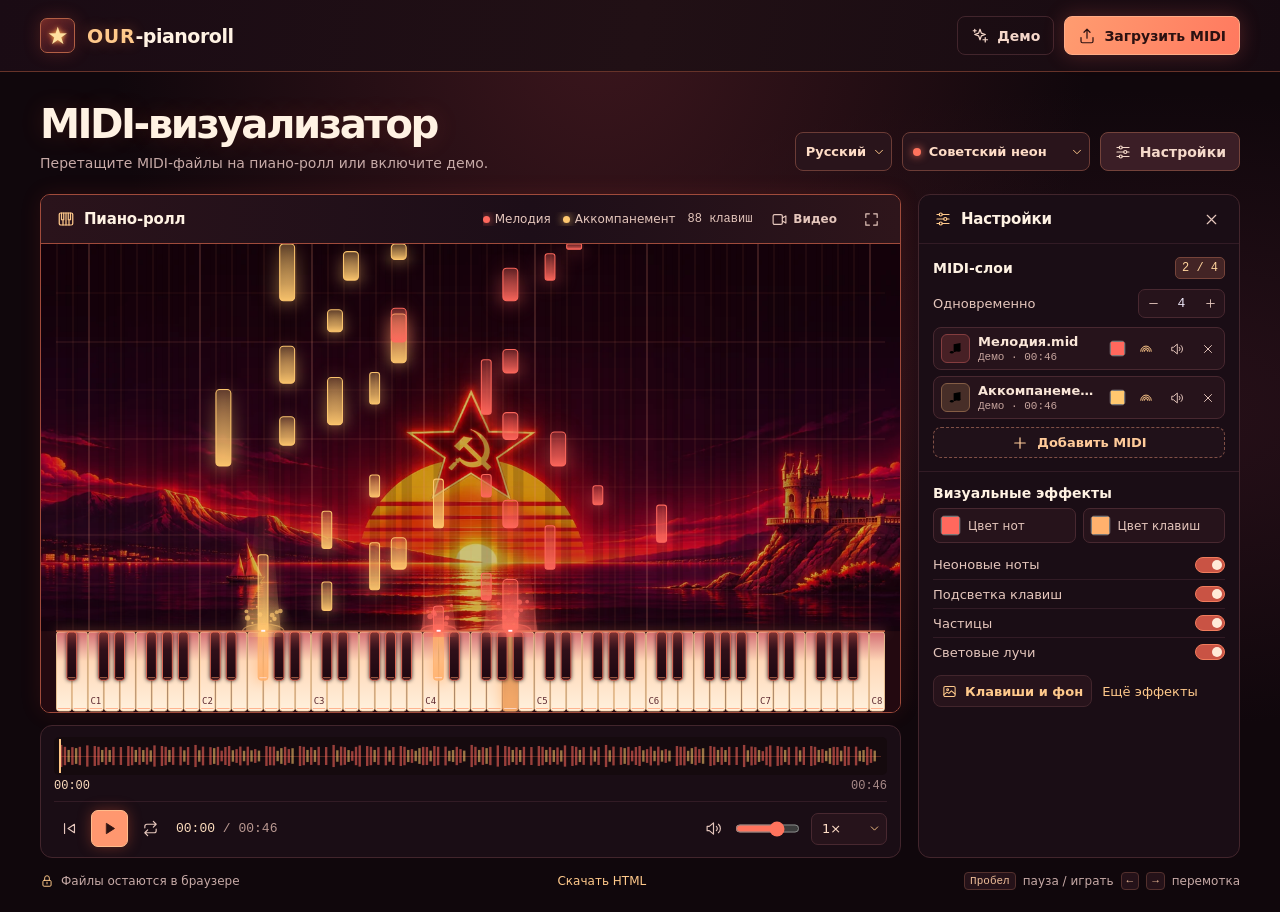
<file: web/index.html>
<!doctype html>
<html lang="ru" data-theme="soviet">
<head>
<meta charset="utf-8">
<meta name="viewport" content="width=device-width, initial-scale=1">
<title>OUR-pianoroll</title>
<meta name="description" data-i18n-content="description" content="OUR-pianoroll — MIDI-визуализатор с неоновыми клавишами, эффектами и синхронным воспроизведением файлов.">
<style>
:root{color-scheme:dark;--bg:#0b0a11;--panel:#12111b;--edge:#262337;--edge-soft:#201e2e;--ink:#f6f3fc;--muted:#a39bb7;--dim:#817893;--accent:#bc88ff;--violet:#a565f5;--mono:ui-monospace,"Cascadia Code","SFMono-Regular",Consolas,monospace;font-family:Inter,system-ui,-apple-system,BlinkMacSystemFont,"Segoe UI",sans-serif}
*{box-sizing:border-box}
body{margin:0;min-width:300px;min-height:100vh;background:radial-gradient(ellipse at 42% 2%,#191027 0,transparent 45%),var(--bg);color:var(--ink)}
button,input,select{font:inherit}
button{cursor:pointer;color:inherit}
button:disabled{opacity:.42;cursor:default}
button:focus-visible,input:focus-visible,select:focus-visible{outline:2px solid #dbb7ff;outline-offset:3px}
button svg,.iconsvg,summary svg{width:18px;height:18px;display:block;fill:none;stroke:currentColor;stroke-width:1.65;stroke-linecap:round;stroke-linejoin:round;flex:none}
[hidden]{display:none!important}
.topbar{height:72px;border-bottom:1px solid #231d31;background:#100d18c9}
.mast{max-width:1512px;height:100%;margin:auto;padding:0 40px;display:flex;align-items:center;justify-content:space-between;gap:14px}
.brand{display:flex;align-items:center;gap:12px;font-size:19px;font-weight:780;letter-spacing:-.065em;white-space:nowrap}
.logo{width:35px;height:35px;color:#d2a3ff;background:linear-gradient(155deg,#36234c,#1e142e);border:1px solid #503568;border-radius:9px;display:flex;align-items:center;justify-content:center;box-shadow:0 0 16px #a967f028}
.logo svg{width:23px;height:23px;stroke-width:1.7}
.top-actions,.heading-actions,.panel-title,.stage-title,.transport-controls,.transport-side,.inline,.speed-wrap{display:flex;align-items:center}
.top-actions,.heading-actions{gap:10px}
.button{display:inline-flex;align-items:center;justify-content:center;gap:8px;min-height:39px;padding:0 13px;border:1px solid var(--edge);background:#15121f;border-radius:8px;font-size:14px;font-weight:630;white-space:nowrap;transition:background .15s,border-color .15s}
.button:hover,.icon-button:hover,.step button:hover{background:#241a33;border-color:#59416f}
.button.primary{background:#b783fa;color:#180c2a;border-color:#c79dff;box-shadow:0 2px 14px #ad68fa35}
.button.primary:hover{background:#d0aaff}
.button.ghost{background:transparent;color:#ddd4eb}
.button.ghost:hover{background:#221a31}
.button .iconsvg{width:16px;height:16px}
.shell{max-width:1512px;margin:auto;padding:31px 40px 21px}
.heading{display:flex;justify-content:space-between;align-items:flex-end;gap:16px;margin-bottom:23px}
h1,h2,p{margin:0}
h1{font-size:clamp(26px,3.15vw,43px);font-weight:760;letter-spacing:-.062em;line-height:1.1}
.heading p{margin-top:8px;color:var(--muted);font-size:14px}
.button.settings{background:#191222;border-color:#403054;color:#e9d9fb}
.button.settings[aria-expanded=true]{background:#241833;border-color:#5a3c79}
.workbench{display:grid;grid-template-columns:minmax(0,1fr) 322px;gap:17px;align-items:stretch}
.workbench.collapsed{grid-template-columns:minmax(0,1fr)}
.workspace{min-width:0;display:flex;flex-direction:column;gap:12px}
.stage,.transport,.side{background:var(--panel);border:1px solid var(--edge);border-radius:12px;overflow:hidden}
.stage-head{height:49px;display:flex;align-items:center;justify-content:space-between;padding:0 14px 0 16px;gap:10px}
.stage-title,.panel-title{gap:9px;color:#c297fb}
.stage-title h2,.panel-title h2{font-size:15px;color:var(--ink);font-weight:660;letter-spacing:-.012em}
.stage-tools,.legend,.legend-item{display:flex;align-items:center}
.stage-tools{gap:12px;min-width:0}
.legend{gap:12px;overflow:auto;scrollbar-width:none}
.legend-item{gap:5px;white-space:nowrap;font-size:12px;color:#c0b7ce}
.legend-item i,.live-dot{width:7px;height:7px;border-radius:50%;background:var(--swatch,#a871ff);box-shadow:0 0 9px var(--swatch,#a871ff);flex:none}
.icon-button{display:inline-grid;place-items:center;min-width:30px;height:30px;border:1px solid transparent;border-radius:7px;background:transparent;color:#bcb2ce;padding:0}
.icon-button svg{width:17px;height:17px}
.stage:fullscreen{display:flex;flex-direction:column;border:0;border-radius:0;background:#0d0a17}
.stage:fullscreen .stage-head{flex:none}
.stage:fullscreen .canvas-wrap{flex:1;height:auto;min-height:0}
.canvas-wrap{position:relative;height:clamp(365px,52vh,587px);background:#100c1d}
#roll{display:block;width:100%;height:100%;touch-action:none}
.zoom{font:12px var(--mono);color:#b9aecc;white-space:nowrap}
.drop{position:absolute;inset:0;display:grid;place-content:center;justify-items:center;gap:12px;padding:18px;text-align:center;background:#180d2de8;color:#f4e9ff;border:2px dashed #c793ff;z-index:3;font-size:16px}
.drop svg{width:29px;height:29px;color:#ce9cfa}
.empty{position:absolute;top:34%;left:50%;transform:translate(-50%,-50%);color:#bcaccf;text-align:center;width:min(90%,26rem);font-size:14px;pointer-events:none}
.transport{padding:11px 13px 10px}
.timeline{position:relative;height:38px;display:flex;align-items:center;min-width:0}
#overview{width:100%;height:100%;position:absolute;inset:0;pointer-events:none}
#seek{position:absolute;inset:0;width:100%;height:100%;margin:0;appearance:none;background:transparent;cursor:pointer;border-radius:4px}
#seek::-webkit-slider-runnable-track{background:transparent}
#seek::-webkit-slider-thumb{appearance:none;width:12px;height:24px;background:transparent}
#seek::-moz-range-track{background:transparent}
#seek::-moz-range-thumb{width:12px;height:24px;background:transparent;border:0}
.timeline-times{display:flex;justify-content:space-between;font:12px var(--mono);color:var(--dim);padding:4px 0 8px}
.timeline-times span:first-child{color:#ded2ee}
.transport-controls{justify-content:space-between;border-top:1px solid var(--edge-soft);padding-top:8px;gap:8px}
.transport-side{gap:7px;min-width:0}
.play-button{width:37px;height:37px;min-width:37px;background:#b382f9;color:#160c27;border:1px solid #c896ff;box-shadow:0 0 15px #a56bf044}
.play-button:hover{background:#cea5ff;border-color:#d5b5ff}
.play-button svg{fill:currentColor;stroke-width:1.3}
.core-time{font:13px var(--mono);white-space:nowrap;color:#9c91ad;margin-left:4px}
.core-time strong{color:#e9dbfa;font-weight:500}
.speed-wrap{border:1px solid var(--edge);border-radius:7px;background:#171322;height:32px}
select{appearance:none;color:#e1d5f0;background:transparent;border:0;padding:0 24px 0 10px;height:100%;font-size:13px;cursor:pointer}
option{background:#1e172a}
.speed-wrap svg{width:13px;height:13px;margin-left:-18px;margin-right:5px;pointer-events:none;color:#b49bcf}
#volume{width:65px;height:15px;margin:0 4px 0 0;accent-color:#bd91f8;cursor:pointer}
.side{display:flex;flex-direction:column;min-width:0}
.side-head{height:49px;display:flex;align-items:center;justify-content:space-between;padding:0 13px 0 15px;border-bottom:1px solid var(--edge-soft);flex:none}
.side-section{padding:13px 14px}
.side-section+.side-section{border-top:1px solid var(--edge-soft)}
.side-section-head{display:flex;justify-content:space-between;align-items:center;gap:8px;margin-bottom:10px}
.side-section-head h3,.dialog h3{margin:0;font-size:14px;font-weight:670}
.badge{font:12px var(--mono);border:1px solid #443254;border-radius:5px;color:#d6acff;background:#251a34;padding:3px 6px;white-space:nowrap}
.limit-row{display:flex;align-items:center;justify-content:space-between;gap:8px;color:#c0b6cf;font-size:13px;margin-bottom:9px}
.step{display:flex;align-items:center;border:1px solid var(--edge);border-radius:7px;background:#171421;height:29px;overflow:hidden}
.step button{width:28px;height:100%;border:0;background:transparent;color:#c6b4db;padding:0;display:grid;place-items:center}
.step button svg{width:13px;height:13px}
.step input{width:29px;background:transparent;border:0;color:#eee7f8;font:13px var(--mono);text-align:center;appearance:textfield;padding:0}
.step input::-webkit-inner-spin-button,.step input::-webkit-outer-spin-button{appearance:none}
.track-list{display:grid;gap:6px;max-height:165px;overflow:auto;scrollbar-width:thin;scrollbar-color:#513663 #181322}
.track{min-width:0;display:flex;align-items:center;gap:8px;padding:6px 5px 6px 7px;background:#181523;border:1px solid #2c253b;border-radius:8px}
.track.off{opacity:.69}
.track .note-icon{display:grid;place-items:center;flex:none;width:29px;height:29px;border-radius:6px;color:var(--track);background:color-mix(in srgb,var(--track) 13%,#181523);border:1px solid color-mix(in srgb,var(--track) 26%,#292136)}
.track .note-icon svg{width:15px;height:15px}
.track-text{min-width:0;flex:1}
.track-text strong,.track-text small{display:block;overflow:hidden;text-overflow:ellipsis;white-space:nowrap}
.track-text strong{font-size:13px;font-weight:625;color:#ece5f3}
.track-text small{font:11px var(--mono);color:#a58fb8;margin-top:2px}
.track .icon-button{min-width:23px;height:25px}
.track .icon-button svg{width:14px;height:14px}
.track .color-pick{width:17px;height:17px}
.add{margin-top:8px;width:100%;min-height:31px;border-style:dashed;border-color:#4c395d;background:#15111e;color:#caa9ef;font-size:13px}
.add:hover{border-color:#b580e7}
.effects-head{margin-bottom:7px}
.color-grid{display:grid;grid-template-columns:1fr 1fr;gap:7px;margin-bottom:7px}
.color-label{display:flex;align-items:center;gap:7px;min-width:0;background:#181523;border:1px solid #2b2439;border-radius:7px;padding:6px;color:#d8cce8;font-size:12px;cursor:pointer}
.color-pick{appearance:none;display:block;flex:none;width:21px;height:21px;padding:0;border:1px solid #ffffff20;background:transparent;border-radius:5px;overflow:hidden;cursor:pointer}
.color-pick::-webkit-color-swatch-wrapper{padding:0}
.color-pick::-webkit-color-swatch,.color-pick::-moz-color-swatch{border:0;border-radius:3px}
.effect-row{display:flex;align-items:center;justify-content:space-between;gap:10px;min-height:29px;font-size:13px;color:#d7cde3;cursor:pointer}
.effect-row+.effect-row{border-top:1px solid #221c2f}
.switch{appearance:none;width:30px;height:16px;border:1px solid #4b3b58;border-radius:99px;background:#2b2236;margin:0;position:relative;cursor:pointer;flex:none;transition:background .15s}
.switch:before{content:"";position:absolute;top:2px;left:2px;width:10px;height:10px;border-radius:50%;background:#a79ab5;transition:transform .15s}
.switch:checked{background:#9361dd;border-color:#a474ef}
.switch:checked:before{transform:translateX(14px);background:#fff}
.more,.reset{padding:0;border:0;background:transparent;color:#c598f5;font-size:13px;text-align:left}
.more:hover,.reset:hover{text-decoration:underline}
.more{margin-top:8px}
.bottom{margin-top:14px;display:flex;justify-content:space-between;align-items:center;gap:10px;color:var(--muted);font-size:12px}
.bottom span{display:inline-flex;align-items:center;gap:7px}
.bottom .iconsvg{width:14px;height:14px;color:#a881cf}
kbd{font:11px var(--mono);background:#171221;border:1px solid #352744;border-radius:4px;padding:2px 5px;color:#c6a9e4}
.notice{margin-top:10px;border:1px solid #66445f;background:#2c172c;color:#f1c7e6;border-radius:8px;padding:10px 12px;font-size:14px;overflow-wrap:anywhere}
.dialog{border:1px solid #57416f;border-radius:13px;background:#181221;color:#eee5fa;width:min(92vw,420px);padding:19px;box-shadow:0 20px 90px #0009}
.dialog::backdrop{background:#06040bd1;backdrop-filter:blur(4px)}
.dialog-header{display:flex;justify-content:space-between;align-items:center;margin-bottom:11px}
.dialog-header h2{font-size:18px}
.dialog .effect-row{min-height:38px;font-size:14px}
.dialog .reset{margin-top:15px}
.dialog label select{height:28px;padding:0 8px;border:1px solid #473454;border-radius:5px;appearance:auto}
@media(max-width:1040px){.mast,.shell{padding-left:24px;padding-right:24px}.workbench{grid-template-columns:minmax(0,1fr) 294px}}
@media(max-width:760px){.topbar{height:60px}.mast,.shell{padding-left:14px;padding-right:14px}.shell{padding-top:21px}.heading{margin-bottom:17px}.heading p{font-size:13px}.workbench{grid-template-columns:minmax(0,1fr);gap:12px}.side{display:grid;grid-template-columns:1fr 1fr}.side-head{grid-column:1/-1}.side-section+.side-section{border-top:0;border-left:1px solid var(--edge-soft)}.canvas-wrap{height:clamp(245px,49vh,465px)}.bottom .shortcut{display:none}}
@media(max-width:470px){.top-actions,.heading-actions{gap:5px}.brand{font-size:16px;gap:7px}.logo{width:30px;height:30px}.button{font-size:12px;padding:0 8px;min-height:35px}.button.settings .settings-text{display:none}.button.settings{padding:0 9px}.side{display:flex}.side-section+.side-section{border-left:0;border-top:1px solid var(--edge-soft)}.track-list{max-height:180px}.stage-head{padding-inline:10px}.legend{max-width:108px;gap:7px}.legend-item{font-size:11px}.stage-tools{gap:3px}.zoom{display:none}.transport{padding-inline:8px}.transport-side{gap:2px}.core-time{display:none}.heading p{line-height:1.35}}
.icon-button[aria-pressed=true]{background:#2c1c40;color:#d8adff;border-color:#554072}
.stage.expanded{position:fixed;inset:0;z-index:12;display:flex;flex-direction:column;border:0;border-radius:0}
.stage.expanded .canvas-wrap{flex:1;height:auto;min-height:0}
.bottom a{color:#c7a4ed;text-decoration:none;white-space:nowrap}
.bottom a:hover{text-decoration:underline}
.appearance-actions{display:flex;align-items:center;gap:10px;flex-wrap:wrap;margin-top:9px}
.appearance-actions .more{margin:0}
.appearance-button{min-height:32px;padding:0 8px;font-size:13px;color:#dfcafa}
.appearance-button svg{width:15px;height:15px}
.track .note-mode-button{color:#bc99f0}
.track .note-mode-button[data-multicolor=true]{color:#ffb0f3}
.legend-item i.multicolor{background:conic-gradient(#ff779a,#ffcc60,#79eabb,#5bd6ff,#9f7dff,#ff779a);box-shadow:0 0 9px #d29fff}
.dialog-meta{color:#c1b3d0;font-size:13px;overflow-wrap:anywhere}
.note-swatches{display:flex;gap:4px;margin-top:10px}
.note-swatch{width:15px;height:15px;border-radius:4px;border:1px solid #ffffff33}
.appearance-dialog{width:min(94vw,480px)}
.background-field{padding:0;border:0;margin:14px 0;font-size:14px;min-inline-size:0}
.background-field legend{padding:0;margin-bottom:8px;font-weight:650}
.background-options{display:grid;grid-template-columns:repeat(3,minmax(0,1fr));gap:8px}
.background-option{position:relative;display:grid;gap:5px;padding:5px;background:#15101d;border:1px solid #362941;border-radius:8px;color:#d9cde6;font-size:12px;cursor:pointer}
.background-option input{position:absolute;inset:0;margin:0;opacity:0;cursor:pointer}
.background-option:has(input:checked){border-color:#cb95ff;background:#2d1b3d;color:#f9edff}
.background-option:has(input:focus-visible){outline:2px solid #ebd3ff;outline-offset:2px}
.background-option span:last-child{padding:0 3px 2px}
.background-thumb{height:37px;border-radius:4px;border:1px solid #ffffff1c;background:#150d23;display:block}
.background-thumb.aurora{background:radial-gradient(ellipse at 30% 90%,#6940a0,transparent 73%),#170d25}
.background-thumb.black{background:#000}
.background-thumb.orbit{background:radial-gradient(circle at 72% 38%,#bca0e6 0 2%,transparent 3%),radial-gradient(circle at 35% 30%,#4869a5,transparent 72%),#060a19}
.background-thumb.ocean{background:radial-gradient(ellipse at 60% 100%,#125e68,transparent 78%),linear-gradient(155deg,#07101d,#112b49)}
.background-thumb.sunset{background:radial-gradient(ellipse at 58% 100%,#935174,transparent 75%),linear-gradient(145deg,#241333,#391937)}
.background-thumb.custom{background-size:cover;background-position:center}
.background-upload{display:flex;gap:10px;align-items:center}
.background-upload .button{white-space:normal;min-height:34px;font-size:13px}
.background-upload .dialog-meta{min-width:0;text-overflow:ellipsis;overflow:hidden;white-space:nowrap}
#backgroundShadeRow{margin-top:8px}
#backgroundShade{width:120px;max-width:45%;accent-color:#bc88ff}
.background-status{margin-top:9px;color:#ebc1ee}

.appearance-dialog::backdrop,.dialog#noteDialog::backdrop{background:#06040b50;backdrop-filter:none}
@media(min-width:1000px){
  .appearance-dialog,.dialog#noteDialog{inset:50% 24px auto auto;margin:0;transform:translateY(-50%)}
}
.effect-range{display:flex;align-items:center;justify-content:flex-end;gap:7px;flex:1;min-width:0}
.effect-range input{width:min(9rem,100%);min-width:2.5rem;accent-color:#bc88ff}
.effect-range output{min-width:3ch;text-align:right;font:12px var(--mono);color:#dac6f0}
.record-button{display:inline-flex;align-items:center;justify-content:center;gap:5px;padding:0 6px;white-space:nowrap;font-size:12px;font-weight:650}
.record-button[aria-pressed=true]{color:#ffb9cd;border-color:#79405a;background:#361b2c}
.recording-result{display:flex;align-items:center;justify-content:space-between;gap:8px;padding:8px 13px;border-top:1px solid var(--edge-soft);font-size:13px;color:#d2c4e0}
.recording-result .button{min-height:31px;text-decoration:none;color:#e7cff8;font-size:13px}
.appearance-dialog .effect-row select{max-width:60%}
#visibleKeys{width:5em;padding:3px 7px;border:1px solid var(--edge);border-radius:5px;color:inherit;background:transparent;font:inherit}
@media(max-width:600px){.stage-tools .legend{max-width:120px}.stage-tools .zoom{display:none}}
@media(max-width:470px){.record-button{padding:0 3px}.record-button span{display:none}.stage-tools .legend{max-width:90px}}

.brand{letter-spacing:-.025em}
.brand strong{color:var(--accent);font-weight:850}
.theme-switch{display:flex;align-items:center;gap:0;border:1px solid var(--edge);border-radius:8px;background:var(--panel);height:39px;color:var(--accent)}
.theme-switch i{width:8px;height:8px;margin-left:10px;border-radius:50%;background:currentColor;box-shadow:0 0 9px currentColor;flex:none}
.theme-switch select{padding-left:8px;color:var(--ink);font-weight:640}
.theme-switch svg{width:14px;height:14px;margin-left:-19px;margin-right:5px;pointer-events:none}
.theme-thumb{background:radial-gradient(ellipse at 30% 90%,#6940a0,transparent 73%),#170d25}

:root[data-theme="soviet"]{
  --bg:#10070c;--panel:#1a0d15;--edge:#42252c;--edge-soft:#321b25;--ink:#fff2e3;
  --muted:#c7aaa7;--dim:#a98b89;--accent:#ffc98b;--soviet-red:#ff735d;--soviet-panel:#26131b;--soviet-soft:#e5c6bc
}
[data-theme="soviet"] body{background:radial-gradient(ellipse at 47% 0%,#3c161d 0,transparent 51%),radial-gradient(ellipse at 87% 45%,#281019 0,transparent 45%),var(--bg)}
[data-theme="soviet"] .topbar{background:linear-gradient(100deg,#1a0b14,#211015 50%,#160a11);border-bottom:1px solid #663329}
[data-theme="soviet"] .logo{position:relative;border-radius:7px;color:#ffe1a0;border-color:#b26045;background:linear-gradient(145deg,#692526,#32111e 60%);box-shadow:inset 0 0 13px #ff764828,0 0 17px #f45c4138}
[data-theme="soviet"] .logo svg{display:none}
[data-theme="soviet"] .logo::before{content:"★";font-size:24px;line-height:1;text-shadow:0 0 4px #ffb151,0 0 11px #ff6546}
[data-theme="soviet"] .brand strong{letter-spacing:.038em;text-shadow:0 0 14px #ff8a4554}
[data-theme="soviet"] .theme-thumb{background:radial-gradient(ellipse at 50% 105%,#e88334 0,#b92e2f 28%,#3f1025 57%,#140510 83%)}
[data-theme="soviet"] .theme-switch{border-color:#6c3c36;background:#29141b}
[data-theme="soviet"] .theme-switch i{color:var(--soviet-red)}
[data-theme="soviet"] :is(button,input,select):focus-visible{outline-color:#ffbf86}
[data-theme="soviet"] .heading h1{text-shadow:0 0 23px #ff694127}
[data-theme="soviet"] .button{background:#27131b}
[data-theme="soviet"] :where(.button,.icon-button,.step button):hover{background:#432129;border-color:#875047}
[data-theme="soviet"] .button.primary{color:#2b1111;background:linear-gradient(110deg,#ff9c70,#ff795f);border-color:#ffab86;box-shadow:0 0 20px #fb625941}
[data-theme="soviet"] .button.primary:hover{background:#ffb489}
[data-theme="soviet"] .button.ghost{background:transparent;color:#f5d7ca}
[data-theme="soviet"] .button.ghost:hover{background:#381922}
[data-theme="soviet"] .button.settings{background:#27141d;border-color:#523029;color:#f5d9ca}
[data-theme="soviet"] .button.settings[aria-expanded=true]{background:#3b1e26;border-color:#74433b}
[data-theme="soviet"] .stage{border-color:#a04b3b;border-radius:10px;box-shadow:0 0 21px #e446361e,inset 0 0 19px #de49351d}
[data-theme="soviet"] .stage-head{background:linear-gradient(90deg,#2a131b,#1d0e18 57%,#2e151b);border-bottom:1px solid #a04b3b}
[data-theme="soviet"] .canvas-wrap,[data-theme="soviet"] .stage:fullscreen{background:#190a11}
[data-theme="soviet"] .drop{background:#321018ed;border-color:#ff8c69;color:var(--ink)}
[data-theme="soviet"] .drop svg,[data-theme="soviet"] .stage-title,[data-theme="soviet"] .panel-title{color:var(--accent)}
[data-theme="soviet"] .legend-item,[data-theme="soviet"] .zoom,[data-theme="soviet"] .icon-button,[data-theme="soviet"] .empty{color:var(--soviet-soft)}
[data-theme="soviet"] .timeline-times span:first-child,[data-theme="soviet"] .core-time strong{color:#ffdfbf}
[data-theme="soviet"] .core-time{color:#bb9a93}
[data-theme="soviet"] .play-button{color:#2c1211;background:#ff976f;border-color:#ffbc8c;box-shadow:0 0 14px #fa643d57}
[data-theme="soviet"] .play-button:hover{background:#ffc392;border-color:#ffe0b0}
[data-theme="soviet"] .icon-button[aria-pressed=true]{background:#4c252a;color:#ffd0a8;border-color:#9c514a}
[data-theme="soviet"] .record-button[aria-pressed=true]{color:#ffb9b1;background:#501c28}
[data-theme="soviet"] select{color:#ffddc7}
[data-theme="soviet"] option{background:#26131b}
[data-theme="soviet"] :is(.speed-wrap,.step,.track,.color-label){background:var(--soviet-panel);border-color:#482830}
[data-theme="soviet"] .track-list{scrollbar-color:#794b40 #26131b}
[data-theme="soviet"] .track .note-icon{background:color-mix(in srgb,var(--track) 15%,#26131b);border-color:color-mix(in srgb,var(--track) 33%,#482830)}
[data-theme="soviet"] .track-text strong{color:#fae6d8}
[data-theme="soviet"] .track-text small{color:#c6a49d}
[data-theme="soviet"] :is(.limit-row,.step button,.color-label,.effect-row,.dialog-meta,.recording-result){color:var(--soviet-soft)}
[data-theme="soviet"] .badge{color:#ffd49d;border-color:#76443a;background:#432425}
[data-theme="soviet"] .add{color:#ffcb9a;border-color:#805046;background:#201119}
[data-theme="soviet"] .effect-row+.effect-row{border-color:var(--edge-soft)}
[data-theme="soviet"] .switch{background:#3b222b;border-color:#68434a}
[data-theme="soviet"] .switch::before{background:#b28e92}
[data-theme="soviet"] .switch:checked{background:#c95344;border-color:#f17c5d}
[data-theme="soviet"] .switch:checked::before{background:#ffead8}
[data-theme="soviet"] :is(#volume,#backgroundShade,#noteRoundness){accent-color:var(--soviet-red)}
[data-theme="soviet"] :is(.bottom a,.bottom .iconsvg,.more,.reset,.appearance-button,.speed-wrap svg,.track .note-mode-button,.effect-range output,.recording-result .button){color:var(--accent)}
[data-theme="soviet"] kbd{color:#efbe99;background:#251219;border-color:#53302d}
[data-theme="soviet"] .notice{color:#ffd6cb;background:#482129;border-color:#825046}
[data-theme="soviet"] .dialog{color:var(--ink);background:#27151c;border-color:#895048}
[data-theme="soviet"] .dialog::backdrop{background:#100509af}
[data-theme="soviet"] :is(.appearance-dialog,#noteDialog)::backdrop{background:#10050950}
[data-theme="soviet"] .dialog label select,[data-theme="soviet"] .background-option{border-color:#5e3538}
[data-theme="soviet"] .background-option{color:#f4d0bd;background:#211019}
[data-theme="soviet"] .background-option:has(input:checked){border-color:#df8b67;background:#4a2529;color:#fff0d7}

@media(max-width:665px){
  .heading{flex-wrap:wrap;align-items:center;gap:12px}
  .heading-actions{flex-wrap:wrap}
  .theme-switch{height:35px}
}
@media(max-width:360px){
  .mast{gap:6px}
  .brand{font-size:14px;gap:5px}
  .logo{width:25px;height:25px}
  .top-actions .button{padding-inline:5px;gap:4px}
}

.language-switch select{padding-left:10px}
@media(max-width:950px){
  .heading{flex-wrap:wrap;align-items:center}
  .heading-actions{flex-wrap:wrap}
}
@media(max-width:360px){
  .heading-actions .theme-switch select{font-size:12px}
}
</style>
</head>
<body>
<svg xmlns="http://www.w3.org/2000/svg" style="display:none" aria-hidden="true">
<symbol id="i-wave" viewBox="0 0 24 24"><path d="M3 12h2l2-5 3 10 3-14 3 18 2-9h3"/></symbol>
<symbol id="i-demo" viewBox="0 0 24 24"><path d="m12 3 1.8 5.2L19 10l-5.2 1.8L12 17l-1.8-5.2L5 10l5.2-1.8L12 3ZM19 14v6m-3-3h6M5 3v4M3 5h4"/></symbol>
<symbol id="i-upload" viewBox="0 0 24 24"><path d="M12 15V3m-4 4 4-4 4 4M4 14v5a2 2 0 0 0 2 2h12a2 2 0 0 0 2-2v-5"/></symbol>
<symbol id="i-sliders" viewBox="0 0 24 24"><path d="M4 6h3m4 0h9M4 12h9m4 0h3M4 18h3m4 0h9"/><circle cx="9" cy="6" r="2"/><circle cx="15" cy="12" r="2"/><circle cx="9" cy="18" r="2"/></symbol>
<symbol id="i-piano" viewBox="0 0 24 24"><rect x="3" y="4" width="18" height="16" rx="2"/><path d="M9 4v9H6V4m12 0v9h-3V4M8 13v7m8-7v7m-4-16v16"/></symbol>
<symbol id="i-expand" viewBox="0 0 24 24"><path d="M9 4H4v5m11-5h5v5M4 15v5h5m11-5v5h-5"/></symbol>
<symbol id="i-collapse" viewBox="0 0 24 24"><path d="M4 9h5V4m11 5h-5V4M9 20v-5H4m11 5v-5h5"/></symbol>
<symbol id="i-start" viewBox="0 0 24 24"><path d="M5 5v14m14-13-9 6 9 6Z"/></symbol>
<symbol id="i-play" viewBox="0 0 24 24"><path d="m8 5 11 7-11 7Z"/></symbol>
<symbol id="i-pause" viewBox="0 0 24 24"><path d="M7 5h3v14H7zm7 0h3v14h-3z"/></symbol>
<symbol id="i-repeat" viewBox="0 0 24 24"><path d="m16 2 4 4-4 4M4 11V9a3 3 0 0 1 3-3h13m-12 16-4-4 4-4m12-1v2a3 3 0 0 1-3 3H4"/></symbol>
<symbol id="i-volume" viewBox="0 0 24 24"><path d="m12 4-6 5H3v6h3l6 5zM16 9a4 4 0 0 1 0 6m3-9a8 8 0 0 1 0 12"/></symbol>
<symbol id="i-muted" viewBox="0 0 24 24"><path d="m12 4-6 5H3v6h3l6 5zm4 5 5 6m0-6-5 6"/></symbol>
<symbol id="i-chevron" viewBox="0 0 24 24"><path d="m6 9 6 6 6-6"/></symbol>
<symbol id="i-close" viewBox="0 0 24 24"><path d="m6 6 12 12M18 6 6 18"/></symbol>
<symbol id="i-note" viewBox="0 0 24 24"><path d="M9 18V5l11-2v12M9 10l11-2"/><ellipse cx="6" cy="18" rx="3" ry="2"/><ellipse cx="17" cy="15" rx="3" ry="2"/></symbol>
<symbol id="i-colors" viewBox="0 0 24 24"><path d="M3 16a9 9 0 0 1 18 0M6 16a6 6 0 0 1 12 0M9 16a3 3 0 0 1 6 0"/></symbol>
<symbol id="i-image" viewBox="0 0 24 24"><rect x="3" y="4" width="18" height="16" rx="2"/><circle cx="9" cy="9" r="1.5"/><path d="m3 17 5-4 3 2 4-4 6 5"/></symbol>
<symbol id="i-video" viewBox="0 0 24 24"><rect x="3" y="5" width="13" height="14" rx="2"/><path d="m16 10 5-3v10l-5-3"/></symbol>
<symbol id="i-stop" viewBox="0 0 24 24"><rect x="6" y="6" width="12" height="12" rx="1.4" fill="currentColor"/></symbol>
<symbol id="i-download" viewBox="0 0 24 24"><path d="M12 3v12m-4-4 4 4 4-4M4 16v3a2 2 0 0 0 2 2h12a2 2 0 0 0 2-2v-3"/></symbol>
<symbol id="i-plus" viewBox="0 0 24 24"><path d="M12 5v14M5 12h14"/></symbol>
<symbol id="i-minus" viewBox="0 0 24 24"><path d="M5 12h14"/></symbol>
<symbol id="i-lock" viewBox="0 0 24 24"><rect x="5" y="11" width="14" height="10" rx="2"/><path d="M8 11V7a4 4 0 0 1 8 0v4m-4 3v3"/></symbol>
</svg>
<header class="topbar">
  <div class="mast">
    <div class="brand"><div class="logo" aria-hidden="true"><svg class="iconsvg"><use href="#i-wave"/></svg></div><span><strong>OUR</strong>-pianoroll</span></div>
    <div class="top-actions">
      <button class="button ghost" id="demo" type="button"><svg><use href="#i-demo"/></svg><span data-i18n="demo">Демо</span></button>
      <button class="button primary" id="open" type="button"><svg><use href="#i-upload"/></svg><span data-i18n="loadMidi">Загрузить MIDI</span></button>
      <input id="files" type="file" accept=".mid,.midi,.smf,audio/midi,audio/x-midi" multiple hidden>
    </div>
  </div>
</header>
<main class="shell">
  <div class="heading">
    <div><h1 data-i18n="visualizer">MIDI-визуализатор</h1><p data-i18n="intro">Перетащите MIDI-файлы на пиано-ролл или включите демо.</p></div>
    <div class="heading-actions">
      <label class="theme-switch language-switch"><select id="language" aria-label="Язык интерфейса" data-i18n-label="language"><option value="ru" lang="ru">Русский</option><option value="en" lang="en">English</option></select><svg class="iconsvg" aria-hidden="true"><use href="#i-chevron"/></svg></label>
      <label class="theme-switch"><i aria-hidden="true"></i><select id="theme" aria-label="Тема оформления" data-i18n-label="theme"><option value="classic" data-i18n="classicTheme">Фиолетовый неон</option><option value="soviet" selected data-i18n="sovietTheme">Советский неон</option></select><svg class="iconsvg" aria-hidden="true"><use href="#i-chevron"/></svg></label>
      <button class="button settings" id="toggleSettings" type="button" aria-expanded="true" aria-controls="settings" aria-label="Настройки" data-i18n-label="settings"><svg><use href="#i-sliders"/></svg><span class="settings-text" data-i18n="settings">Настройки</span></button>
    </div>
  </div>
  <div class="workbench" id="workbench">
    <div class="workspace">
      <section class="stage" id="stage" aria-labelledby="stage-title">
        <header class="stage-head">
          <div class="stage-title"><svg class="iconsvg"><use href="#i-piano"/></svg><h2 id="stage-title" data-i18n="pianoRoll">Пиано-ролл</h2></div>
          <div class="stage-tools">
            <div class="legend" id="legend" aria-label="Цвета MIDI-файлов" data-i18n-label="layerColors"></div>
            <span class="zoom" id="keyCount">88 клавиш</span>
            <button class="icon-button record-button" id="record" type="button" title="Записать видео со звуком" data-i18n-title="recordVideo" aria-label="Записать видео со звуком" data-i18n-label="recordVideo" aria-pressed="false"><svg><use href="#i-video"/></svg><span id="recordLabel" data-i18n="video">Видео</span></button>
            <button class="icon-button" id="fullscreen" type="button" title="На весь экран" data-i18n-title="fullscreen" aria-label="На весь экран" data-i18n-label="fullscreen"><svg><use href="#i-expand"/></svg></button>
          </div>
        </header>
        <div class="canvas-wrap" id="dropZone">
          <canvas id="roll" aria-label="Падающие MIDI-ноты и клавиши пианино" data-i18n-label="rollLabel"></canvas>
          <p class="empty" id="empty" hidden data-i18n="emptyRoll">Добавьте MIDI-файл, чтобы увидеть ноты.</p>
          <div class="drop" id="dropHint" hidden><svg class="iconsvg"><use href="#i-upload"/></svg><span data-i18n="dropMidi">Отпустите, чтобы добавить MIDI-файлы</span></div>
        </div>
        <div class="recording-result" id="recordingResult" hidden>
          <span role="status" id="recordingStatus"></span>
          <a class="button" id="downloadVideo" download hidden><svg class="iconsvg"><use href="#i-download"/></svg><span data-i18n="downloadVideo">Скачать видео</span></a>
        </div>
      </section>
      <section class="transport" aria-label="Воспроизведение" data-i18n-label="playback">
        <div class="timeline"><canvas id="overview" aria-hidden="true"></canvas><input id="seek" aria-label="Позиция воспроизведения" data-i18n-label="playbackPosition" type="range" min="0" max="10000" value="0"></div>
        <div class="timeline-times"><span id="elapsed">00:00</span><span id="duration">00:00</span></div>
        <div class="transport-controls">
          <div class="transport-side">
            <button class="icon-button" id="rewind" type="button" title="К началу" data-i18n-title="restart" aria-label="К началу" data-i18n-label="restart"><svg><use href="#i-start"/></svg></button>
            <button class="icon-button play-button" id="play" type="button" title="Воспроизвести" data-i18n-title="play" aria-label="Воспроизвести" data-i18n-label="play"><svg><use href="#i-play"/></svg></button>
            <button class="icon-button" id="loop" type="button" title="Повтор" data-i18n-title="repeat" aria-label="Повтор" data-i18n-label="repeat" aria-pressed="false"><svg><use href="#i-repeat"/></svg></button>
            <span class="core-time" aria-hidden="true"><strong id="elapsedCopy">00:00</strong> / <span id="durationCopy">00:00</span></span>
          </div>
          <div class="transport-side">
            <button class="icon-button" id="mute" type="button" title="Выключить звук" data-i18n-title="mute" aria-label="Выключить звук" data-i18n-label="mute"><svg><use href="#i-volume"/></svg></button>
            <input type="range" id="volume" min="0" max="100" value="70" aria-label="Громкость" data-i18n-label="volume">
            <label class="speed-wrap"><select id="speed" aria-label="Скорость" data-i18n-label="speed"><option value=".5" data-i18n="speedHalf">0,5×</option><option value=".75" data-i18n="speedThreeQuarter">0,75×</option><option value="1" selected>1×</option><option value="1.25" data-i18n="speedOneQuarter">1,25×</option><option value="1.5" data-i18n="speedOneHalf">1,5×</option><option value="2">2×</option></select><svg class="iconsvg"><use href="#i-chevron"/></svg></label>
          </div>
        </div>
      </section>
    </div>
    <aside class="side" id="settings" aria-labelledby="settings-title">
      <header class="side-head"><div class="panel-title"><svg class="iconsvg"><use href="#i-sliders"/></svg><h2 id="settings-title" data-i18n="settings">Настройки</h2></div><button class="icon-button" id="closeSettings" type="button" title="Закрыть настройки" data-i18n-title="closeSettings" aria-label="Закрыть настройки" data-i18n-label="closeSettings"><svg><use href="#i-close"/></svg></button></header>
      <section class="side-section">
        <div class="side-section-head"><h3 data-i18n="midiLayers">MIDI-слои</h3><span class="badge" id="trackCount">0 / 4</span></div>
        <div class="limit-row"><label for="limit" data-i18n="simultaneous">Одновременно</label><div class="step">
          <button id="limitDown" type="button" aria-label="Уменьшить лимит" data-i18n-label="lowerLimit"><svg><use href="#i-minus"/></svg></button><input type="number" id="limit" min="1" max="16" value="4" inputmode="numeric"><button id="limitUp" type="button" aria-label="Увеличить лимит" data-i18n-label="raiseLimit"><svg><use href="#i-plus"/></svg></button>
        </div></div>
        <div id="tracks" class="track-list"></div>
        <button class="button add" id="add" type="button"><svg><use href="#i-plus"/></svg><span data-i18n="addMidi">Добавить MIDI</span></button>
      </section>
      <section class="side-section">
        <div class="side-section-head effects-head"><h3 data-i18n="visualEffects">Визуальные эффекты</h3></div>
        <div class="color-grid">
          <label class="color-label"><input class="color-pick" id="noteColor" type="color" value="#ff685d"><span data-i18n="noteColor">Цвет нот</span></label>
          <label class="color-label"><input class="color-pick" id="keyColor" type="color" value="#ffb16d"><span data-i18n="keyColor">Цвет клавиш</span></label>
        </div>
        <label class="effect-row"><span data-i18n="neonNotes">Неоновые ноты</span><input class="switch" type="checkbox" data-effect="glow" checked></label>
        <label class="effect-row"><span data-i18n="keyGlow">Подсветка клавиш</span><input class="switch" type="checkbox" data-effect="keys" checked></label>
        <label class="effect-row"><span data-i18n="particles">Частицы</span><input class="switch" type="checkbox" data-effect="particles" checked></label>
        <label class="effect-row"><span data-i18n="beams">Световые лучи</span><input class="switch" type="checkbox" data-effect="beams" checked></label>
        <div class="appearance-actions">
          <button class="button appearance-button" id="appearance" type="button"><svg><use href="#i-image"/></svg><span data-i18n="keysBackground">Клавиши и фон</span></button>
          <button class="more" id="more" type="button" data-i18n="moreEffects">Ещё эффекты</button>
        </div>
      </section>
    </aside>
  </div>
  <div class="notice" id="notice" role="status" hidden></div>
  <footer class="bottom">
    <span><svg class="iconsvg"><use href="#i-lock"/></svg><span data-i18n="localFiles">Файлы остаются в браузере</span></span>
    <a id="download" href="index.html" download="our-pianoroll.html" data-i18n="downloadHtml">Скачать HTML</a>
    <span class="shortcut"><kbd data-i18n="space">Пробел</kbd> <span data-i18n="playPause">пауза / играть</span> <kbd>←</kbd><kbd>→</kbd> <span data-i18n="seek">перемотка</span></span>
  </footer>
</main>
<dialog class="dialog" id="effectDialog" aria-labelledby="dialog-title">
  <div class="dialog-header"><h2 id="dialog-title" data-i18n="extraEffects">Дополнительные эффекты</h2><button class="icon-button" id="closeDialog" type="button" title="Закрыть" data-i18n-title="close" aria-label="Закрыть" data-i18n-label="close"><svg><use href="#i-close"/></svg></button></div>
  <label class="effect-row"><span data-i18n="ambient">Фоновое сияние</span><input class="switch" type="checkbox" data-effect="ambient" checked></label>
  <label class="effect-row"><span data-i18n="strikeRipples">Вспышки на линии удара</span><input class="switch" type="checkbox" data-effect="ripples" checked></label>
  <label class="effect-row"><span data-i18n="horizontalBands">Горизонтальные полосы</span><input class="switch" type="checkbox" data-effect="bands" checked></label>
  <label class="effect-row"><span data-i18n="verticalLanes">Вертикальные дорожки</span><input class="switch" type="checkbox" data-effect="lanes" checked></label>
  <label class="effect-row"><span data-i18n="strikeLine">Линия попадания нот</span><input class="switch" type="checkbox" data-effect="strikeLine" checked></label>
  <label class="effect-row"><span data-i18n="noteFill">Заливка нот</span><select id="noteFill">
    <option value="translucent" data-i18n="fillTranslucent">Полупрозрачная</option><option value="solid" data-i18n="fillSolid">Сплошная</option><option value="outline" data-i18n="fillOutline">Только контур</option><option value="gradient" data-i18n="fillGradient">Плотный градиент</option>
  </select></label>
  <label class="effect-row"><span data-i18n="noteRoundness">Скругление нот</span><span class="effect-range"><input id="noteRoundness" type="range" min="0" max="100" value="50" aria-label="Скругление нот" data-i18n-label="noteRoundness"><output id="roundnessValue" for="noteRoundness">50%</output></span></label>
  <label class="effect-row"><span data-i18n="layerKeyColors">Цвета слоёв на клавишах</span><input class="switch" type="checkbox" data-effect="layerKeys"></label>
  <label class="effect-row"><span data-i18n="noteHorizon">Горизонт нот</span><select id="horizon"><option value="2.5" data-i18n="shortHorizon">2,5 с</option><option value="4.5" selected data-i18n="normalHorizon">4,5 с</option><option value="7" data-i18n="longHorizon">7 с</option></select></label>
  <button class="reset" id="reset" type="button" data-i18n="resetAppearance">Сбросить оформление</button>
</dialog>
<dialog class="dialog" id="noteDialog" aria-labelledby="note-dialog-title">
  <div class="dialog-header"><h2 id="note-dialog-title" data-i18n="noteColors">Цвета нот</h2><button class="icon-button" id="closeNoteDialog" type="button" title="Закрыть" data-i18n-title="close" aria-label="Закрыть" data-i18n-label="close"><svg><use href="#i-close"/></svg></button></div>
  <p class="dialog-meta" id="noteLayerName"></p>
  <label class="effect-row"><span data-i18n="noteColorMode">Раскраска нот</span><select id="noteMode">
    <option value="solid" data-i18n="colorSingle">Один цвет</option><option value="pitch" data-i18n="colorByPitch">По названию ноты</option><option value="octave" data-i18n="colorByOctave">По октавам</option><option value="rainbow" data-i18n="colorRainbow">Радуга по порядку</option>
  </select></label>
  <div class="note-swatches" id="noteSwatches" aria-hidden="true"></div>
</dialog>
<dialog class="dialog appearance-dialog" id="appearanceDialog" aria-labelledby="appearance-title">
  <div class="dialog-header"><h2 id="appearance-title" data-i18n="keysBackground">Клавиши и фон</h2><button class="icon-button" id="closeAppearance" type="button" title="Закрыть" data-i18n-title="close" aria-label="Закрыть" data-i18n-label="close"><svg><use href="#i-close"/></svg></button></div>
  <label class="effect-row"><span data-i18n="keyStyle">Стиль клавиш</span><select id="keyStyle">
    <option value="theme" data-i18n="matchTheme">По теме</option>
    <option value="piano" data-i18n="pianoKeys">Классическое пианино</option><option value="glass" data-i18n="glassKeys">Прозрачные</option><option value="neon" data-i18n="neonKeys">Неоновый контур</option><option value="matte" data-i18n="matteKeys">Матовый графит</option>
    <option value="square" data-i18n="squareKeys">Квадратные силуэты</option><option value="gold" data-i18n="goldKeys">Золотые</option><option value="spectrum" data-i18n="rainbowKeys">Разноцветные</option><option value="ice" data-i18n="iceKeys">Лёд</option><option value="inverted" data-i18n="invertedKeys">Инверсия</option>
  </select></label>
  <label class="effect-row"><span data-i18n="keyRange">Диапазон клавиш</span><select id="range"><option value="88" data-i18n="standardKeys">88 клавиш</option><option value="128" data-i18n="fullKeys">128 MIDI-нот</option><option value="0" data-i18n="customKeyRange">Свой диапазон</option></select></label>
  <div id="customRangeFields" hidden>
    <label class="effect-row"><span data-i18n="firstKey">Первая нота</span><select id="firstKey"></select></label>
    <label class="effect-row"><span data-i18n="lastKey">Последняя нота</span><select id="lastKey"></select></label>
    <label class="effect-row"><span data-i18n="keyQuantity">Количество клавиш</span><input id="visibleKeys" type="number" min="1" max="128" step="1"></label>
  </div>
  <fieldset class="background-field">
    <legend data-i18n="rollBackground">Фон пиано-ролла</legend>
    <div class="background-options" id="backgroundOptions">
      <label class="background-option"><input type="radio" name="background" value="theme" checked><span class="background-thumb theme-thumb"></span><span data-i18n="matchTheme">По теме</span></label>
      <label class="background-option"><input type="radio" name="background" value="aurora"><span class="background-thumb aurora"></span><span data-i18n="aurora">Сияние</span></label>
      <label class="background-option"><input type="radio" name="background" value="black"><span class="background-thumb black"></span><span data-i18n="black">Чёрный</span></label>
      <label class="background-option"><input type="radio" name="background" value="orbit"><span class="background-thumb orbit"></span><span data-i18n="orbit">Орбита</span></label>
      <label class="background-option"><input type="radio" name="background" value="ocean"><span class="background-thumb ocean"></span><span data-i18n="ocean">Глубина</span></label>
      <label class="background-option"><input type="radio" name="background" value="sunset"><span class="background-thumb sunset"></span><span data-i18n="sunset">Закат</span></label>
      <label class="background-option" id="customBackgroundOption" hidden><input type="radio" name="background" value="custom"><span class="background-thumb custom" id="customBackgroundThumb"></span><span data-i18n="customBackground">Свой фон</span></label>
    </div>
  </fieldset>
  <div class="background-upload">
    <button class="button" id="uploadBackground" type="button"><svg><use href="#i-upload"/></svg><span data-i18n="uploadImage">Загрузить изображение</span></button>
    <input id="backgroundFile" type="file" accept="image/*" hidden>
    <span class="dialog-meta" id="backgroundName" hidden></span>
  </div>
  <label class="effect-row" id="backgroundShadeRow" hidden><span data-i18n="backgroundShade">Затемнение фото</span><input id="backgroundShade" type="range" min="0" max="85" value="28"></label>
  <p class="dialog-meta background-status" id="backgroundStatus" role="status" hidden></p>
</dialog>
<script>
const sovietArtworkSource = '[data-uri]';
const translations = {
  description:['OUR-pianoroll — MIDI-визуализатор с неоновыми клавишами, эффектами и синхронным воспроизведением файлов.','OUR-pianoroll is a MIDI visualizer with neon piano keys, effects, and synchronized playback.'],
  language:['Язык интерфейса','Interface language'],
  demo:['Демо','Demo'],
  loadMidi:['Загрузить MIDI','Load MIDI'],
  visualizer:['MIDI-визуализатор','MIDI Visualizer'],
  intro:['Перетащите MIDI-файлы на пиано-ролл или включите демо.','Drop MIDI files onto the piano roll or play the demo.'],
  theme:['Тема оформления','Theme'],
  classicTheme:['Фиолетовый неон','Purple Neon'],
  sovietTheme:['Советский неон','Soviet Neon'],
  settings:['Настройки','Settings'],
  pianoRoll:['Пиано-ролл','Piano Roll'],
  layerColors:['Цвета MIDI-файлов','MIDI file colors'],
  standardKeys:['88 клавиш','88 keys'],
  fullKeys:['128 MIDI-нот','128 MIDI notes'],
  video:['Видео','Video'],
  recordVideo:['Записать видео со звуком','Record video with sound'],
  stopRecording:['Остановить запись видео','Stop recording'],
  preparingVideo:['Подготовка видео','Preparing video'],
  stop:['Стоп','Stop'],
  preparing:['Подготовка','Preparing'],
  fullscreen:['На весь экран','Enter full screen'],
  exitFullscreen:['Выйти из полноэкранного режима','Exit full screen'],
  rollLabel:['Падающие MIDI-ноты и клавиши пианино','Falling MIDI notes and piano keys'],
  emptyRoll:['Добавьте MIDI-файл, чтобы увидеть ноты.','Add a MIDI file to see its notes.'],
  layersDisabled:['Включите MIDI-слой в настройках.','Enable a MIDI layer in Settings.'],
  dropMidi:['Отпустите, чтобы добавить MIDI-файлы','Release to add MIDI files'],
  downloadVideo:['Скачать видео','Download Video'],
  playback:['Воспроизведение','Playback'],
  playbackPosition:['Позиция воспроизведения','Playback position'],
  restart:['К началу','Back to start'],
  play:['Воспроизвести','Play'],
  pause:['Пауза','Pause'],
  repeat:['Повтор','Loop'],
  mute:['Выключить звук','Mute'],
  unmute:['Включить звук','Unmute'],
  volume:['Громкость','Volume'],
  speed:['Скорость','Playback speed'],
  speedHalf:['0,5×','0.5×'],
  speedThreeQuarter:['0,75×','0.75×'],
  speedOneQuarter:['1,25×','1.25×'],
  speedOneHalf:['1,5×','1.5×'],
  closeSettings:['Закрыть настройки','Close settings'],
  midiLayers:['MIDI-слои','MIDI Layers'],
  simultaneous:['Одновременно','Simultaneous layers'],
  lowerLimit:['Уменьшить лимит','Decrease layer limit'],
  raiseLimit:['Увеличить лимит','Increase layer limit'],
  layerLimit:['Активные слои / лимит','Active layers / limit'],
  addMidi:['Добавить MIDI','Add MIDI'],
  visualEffects:['Визуальные эффекты','Visual Effects'],
  noteColor:['Цвет нот','Note color'],
  keyColor:['Цвет клавиш','Key color'],
  neonNotes:['Неоновые ноты','Neon notes'],
  keyGlow:['Подсветка клавиш','Key glow'],
  particles:['Частицы','Particles'],
  beams:['Световые лучи','Light beams'],
  keysBackground:['Клавиши и фон','Keys & Background'],
  moreEffects:['Ещё эффекты','More effects'],
  localFiles:['Файлы остаются в браузере','Files stay in your browser'],
  downloadHtml:['Скачать HTML','Download HTML'],
  space:['Пробел','Space'],
  playPause:['пауза / играть','play / pause'],
  seek:['перемотка','seek'],
  extraEffects:['Дополнительные эффекты','More Effects'],
  close:['Закрыть','Close'],
  ambient:['Фоновое сияние','Ambient glow'],
  strikeRipples:['Вспышки на линии удара','Strike-line ripples'],
  horizontalBands:['Горизонтальные полосы','Horizontal bands'],
  verticalLanes:['Вертикальные дорожки','Vertical lanes'],
  strikeLine:['Линия попадания нот','Strike line'],
  noteFill:['Заливка нот','Note fill'],
  fillTranslucent:['Полупрозрачная','Translucent'],
  fillSolid:['Сплошная','Solid'],
  fillOutline:['Только контур','Outline only'],
  fillGradient:['Плотный градиент','Opaque gradient'],
  noteRoundness:['Скругление нот','Note corner radius'],
  layerKeyColors:['Цвета слоёв на клавишах','Layer colors on keys'],
  keyRange:['Диапазон клавиш','Keyboard range'],
  customKeyRange:['Свой диапазон','Custom range'],
  keyQuantity:['Количество клавиш','Number of keys'],
  firstKey:['Первая нота','First note'],
  lastKey:['Последняя нота','Last note'],
  customKeyCount:['Клавиш {count}','Keys {count}'],
  noteHorizon:['Горизонт нот','Note lookahead'],
  shortHorizon:['2,5 с','2.5 s'],
  normalHorizon:['4,5 с','4.5 s'],
  longHorizon:['7 с','7 s'],
  resetAppearance:['Сбросить оформление','Reset appearance'],
  noteColors:['Цвета нот','Note Colors'],
  noteColorMode:['Раскраска нот','Color notes'],
  colorSingle:['Один цвет','Single color'],
  colorByPitch:['По названию ноты','By pitch class'],
  colorByOctave:['По октавам','By octave'],
  colorRainbow:['Радуга по порядку','Rainbow in note order'],
  keyStyle:['Стиль клавиш','Key style'],
  matchTheme:['По теме','Match theme'],
  pianoKeys:['Классическое пианино','Classic piano'],
  glassKeys:['Прозрачные','Transparent'],
  neonKeys:['Неоновый контур','Neon outline'],
  matteKeys:['Матовый графит','Matte graphite'],
  squareKeys:['Квадратные силуэты','Square silhouettes'],
  goldKeys:['Золотые','Gold'],
  rainbowKeys:['Разноцветные','Rainbow'],
  iceKeys:['Лёд','Ice'],
  invertedKeys:['Инверсия','Inverted'],
  rollBackground:['Фон пиано-ролла','Piano roll background'],
  aurora:['Сияние','Aurora'],
  black:['Чёрный','Black'],
  orbit:['Орбита','Orbit'],
  ocean:['Глубина','Depths'],
  sunset:['Закат','Sunset'],
  customBackground:['Свой фон','Custom background'],
  uploadImage:['Загрузить изображение','Upload image'],
  backgroundShade:['Затемнение фото','Image dimming'],
  layerModeTitle:['Цвета нот · {mode}','Note colors · {mode}'],
  layerModeLabel:['Цвета нот для {name} · {mode}','Note colors for {name} · {mode}'],
  layerDisabled:['Выключен','Disabled'],
  layerOverLimit:['Сверх лимита','Over limit'],
  layerColor:['Цвет слоя','Layer color'],
  layerColorLabel:['Цвет слоя {name}','Layer color for {name}'],
  disableLayer:['Выключить слой {name}','Disable layer {name}'],
  enableLayer:['Включить слой {name}','Enable layer {name}'],
  removeLayer:['Убрать {name}','Remove {name}'],
  demoLeadFilename:['Мелодия.mid','Melody.mid'],
  demoBassFilename:['Аккомпанемент.mid','Accompaniment.mid'],
  midiFileLimit:['В одну сессию можно загрузить до 16 MIDI-файлов.','You can load up to 16 MIDI files per session.'],
  midiTooLarge:['файл больше 16 МБ','file is larger than 16 MB'],
  midiDamaged:['Повреждённый MIDI-файл','Corrupt MIDI file'],
  midiUnrecognized:['Файл не распознан как MIDI','The file is not recognized as MIDI'],
  midiUnsupportedEvent:['Неподдерживаемое событие MIDI','Unsupported MIDI event'],
  midiNoNotes:['В MIDI-файле нет нот','The MIDI file has no notes'],
  fileError:['{name} — {error}','{name} — {error}'],
  importFailed:['Не удалось загрузить MIDI-файлы.','Could not load the MIDI files.'],
  midiReadFailed:['не удалось прочитать файл','could not read the file'],
  audioUnavailable:['В этом браузере недоступно воспроизведение звука','Audio playback is unavailable in this browser'],
  audioFailed:['Не удалось воспроизвести звук.','Could not play audio.'],
  imageOpenFailed:['Не удалось открыть изображение.','Could not open the image.'],
  imageOpening:['Открываю изображение…','Opening image…'],
  imageTooLarge:['Выберите изображение размером до 25 МБ.','Choose an image no larger than 25 MB.'],
  imageSessionOnly:['Фон доступен до закрытия страницы.','The background is available until you close this page.'],
  imageLoadFailed:['Не удалось загрузить фон.','Could not load the background.'],
  videoReady:['Видео готово','Video is ready'],
  videoFormatUnavailable:['Формат видеозаписи недоступен.','The video recording format is unavailable.'],
  videoNoFrames:['В записи нет кадров. Попробуйте записать более длинный фрагмент.','The recording has no frames. Try recording a longer clip.'],
  recordingUnavailable:['Запись пиано-ролла со звуком недоступна в этом браузере.','Piano roll recording with audio is unavailable in this browser.'],
  recordingTracksUnavailable:['Дорожки видео или звука недоступны.','The video or audio tracks are unavailable.'],
  recordingInterrupted:['Запись прервалась.','The recording was interrupted.'],
  recordingContinueFailed:['Не удалось продолжить запись видео.','Could not continue recording.'],
  recordingStartFailed:['Не удалось начать запись видео со звуком.','Could not start recording video with sound.'],
  recordingStopFailed:['Не удалось завершить запись.','Could not finish the recording.']
};

const languageStorageKey = 'our-pianoroll-language';
let language = 'ru';
try {
  if (localStorage.getItem(languageStorageKey) === 'en') language = 'en';
} catch {}

function t(key, values = {}) {
  if (!key) return '';
  const text = translations[key]?.[language === 'en' ? 1 : 0] ?? key;
  return text.replace(/\{(\w+)\}/g,(_,name) => localize(values[name]));
}

const message = (key, values) => ({key,values});
function localize(value) {
  if (value && typeof value === 'object') return t(value.key,value.values);
  return String(value ?? '');
}

class LocalizedError extends Error {
  constructor(key) {
    super(t(key));
    this.localeMessage = message(key);
  }
}

const errorMessage = (error,fallback) => error instanceof LocalizedError ? error.localeMessage : message(fallback);

function translatePage() {
  document.documentElement.lang = language;
  const selector = '[data-i18n],[data-i18n-label],[data-i18n-title],[data-i18n-content]';
  for (const element of document.querySelectorAll(selector)) {
    const {i18n,i18nLabel,i18nTitle,i18nContent} = element.dataset;
    if (i18n) element.textContent = t(i18n);
    if (i18nLabel) element.setAttribute('aria-label',t(i18nLabel));
    if (i18nTitle) element.title = t(i18nTitle);
    if (i18nContent) element.setAttribute('content',t(i18nContent));
  }
}
'use strict';

function parseMidi(buffer) {
  let bytes = new Uint8Array(buffer);
  const view = () => new DataView(bytes.buffer, bytes.byteOffset, bytes.byteLength);
  const tag = pos => String.fromCharCode(...bytes.subarray(pos, pos + 4));
  function invalid(key = 'midiDamaged') { throw new LocalizedError(key); }

  if (tag(0) === 'RIFF' && tag(8) === 'RMID') {
    for (let at = 12; at + 8 <= bytes.length;) {
      const size = view().getUint32(at + 4, true);
      if (at + 8 + size > bytes.length) invalid();
      if (tag(at) === 'data') { bytes = bytes.subarray(at + 8, at + 8 + size); break; }
      at += 8 + size + (size & 1);
    }
  }
  if (bytes.length < 14 || tag(0) !== 'MThd') invalid('midiUnrecognized');
  const data = view();
  const headerSize = data.getUint32(4);
  const format = data.getUint16(8);
  const count = data.getUint16(10);
  const division = data.getUint16(12);
  if (headerSize < 6 || format > 2 || !count || !division || (format === 0 && count !== 1)) invalid();
  const smpte = division >> 8;
  const fps = [232, 231, 227, 226].includes(smpte) ? (smpte === 227 ? 30000 / 1001 : 256 - smpte) : 0;
  if (division & 0x8000 && (!fps || !(division & 255))) invalid();

  let offset = 8 + headerSize;
  let order = 0;
  const tracks = [];
  while (tracks.length < count) {
    if (offset + 8 > bytes.length) invalid();
    const type = tag(offset);
    const size = data.getUint32(offset + 4);
    const end = offset + 8 + size;
    if (end > bytes.length) invalid();
    offset += 8;
    if (type !== 'MTrk') { offset = end; continue; }
    let tick = 0;
    let running = 0;
    const events = [];
    const read = () => {
      if (offset >= end) invalid();
      return bytes[offset++];
    };
    const payload = () => {
      const value = read();
      if (value > 127) invalid();
      return value;
    };
    function variable() {
      let value = 0;
      for (let i = 0; i < 4; i++) {
        const byte = read();
        value = value * 128 + (byte & 127);
        if (byte < 128) return value;
      }
      invalid();
    }
    while (offset < end) {
      tick += variable();
      if (!Number.isSafeInteger(tick)) invalid();
      let status = read();
      if (status < 128) {
        if (!running) invalid();
        offset--;
        status = running;
      }
      if (status < 240) {
        running = status;
        const kind = status >> 4;
        const channel = status & 15;
        const key = payload();
        const value = kind === 12 || kind === 13 ? 0 : payload();
        if (kind === 8 || kind === 9 || kind === 11 || kind === 12) {
          events.push({ tick, kind, channel, key, value, order: order++ });
        }
      } else if (status === 255) {
        running = 0;
        const meta = read();
        const length = variable();
        if (offset + length > end) invalid();
        if (meta === 81 && length === 3) {
          const tempo = (bytes[offset] << 16) + (bytes[offset + 1] << 8) + bytes[offset + 2];
          if (tempo) events.push({ tick, tempo, order: order++ });
        }
        offset += length;
        if (meta === 47) break;
      } else if (status === 240 || status === 247) {
        running = 0;
        const length = variable();
        offset += length;
        if (offset > end) invalid();
      } else {
        invalid('midiUnsupportedEvent');
      }
    }
    tracks.push({ events, end: tick });
    offset = end;
  }

  function convert(group) {
    const events = group.flatMap(track => track.events).sort((a, b) => a.tick - b.tick || a.order - b.order);
    const channels = Array.from({length:16}, () => ({ program:0, pedal:false, held:new Map(), sustained:[] }));
    const notes = [];
    let tick = 0;
    let time = 0;
    let secondsPerTick = fps ? 1 / (fps * (division & 255)) : 0.5 / division;
    function finish(note, end) {
      note.end = Math.max(note.start + 0.045, end);
      notes.push(note);
    }
    for (const event of events) {
      time += (event.tick - tick) * secondsPerTick;
      tick = event.tick;
      if (event.tempo) {
        if (!fps) secondsPerTick = event.tempo / 1000000 / division;
        continue;
      }
      const { channel, key, value, kind } = event;
      const state = channels[channel];
      if (kind === 12) { state.program = key; continue; }
      if (kind === 11) {
        if (key === 64 || key === 121) {
          state.pedal = key === 64 && value >= 64;
          if (!state.pedal) {
            for (const note of state.sustained) finish(note, time);
            state.sustained.length = 0;
          }
        } else if (key === 120 || key === 123) {
          for (const pending of state.held.values()) {
            for (const note of pending) {
              if (key === 123 && state.pedal) state.sustained.push(note);
              else finish(note, time);
            }
          }
          state.held.clear();
          if (key === 120) {
            for (const note of state.sustained) finish(note, time);
            state.sustained.length = 0;
          }
        }
        continue;
      }
      const pending = state.held.get(key);
      if (kind === 9 && value) {
        const note = { pitch:key, start:time, end:time, velocity:value / 127, program:state.program, channel };
        if (pending) pending.push(note);
        else state.held.set(key, [note]);
      } else if (pending?.length) {
        const note = pending.shift();
        if (!pending.length) state.held.delete(key);
        if (state.pedal && channel !== 9) state.sustained.push(note);
        else finish(note, time);
      }
    }
    let endTick = tick;
    for (const track of group) endTick = Math.max(endTick, track.end);
    const end = time + (endTick - tick) * secondsPerTick;
    for (const state of channels) {
      for (const pending of state.held.values()) for (const note of pending) finish(note, end);
      for (const note of state.sustained) finish(note, end);
    }
    return { notes, end };
  }
  const notes = [];
  let duration = 0;
  const groups = format === 2 ? tracks.map(track => [track]) : [tracks];
  for (const group of groups) {
    const result = convert(group);
    let length = result.end;
    for (const note of result.notes) {
      length = Math.max(length, note.end);
      note.start += duration;
      note.end += duration;
      notes.push(note);
    }
    duration += length;
  }
  if (!notes.length) invalid('midiNoNotes');
  return { notes, duration };
}

const palette = ['#e86bff','#39e7ef','#9d86ff','#ffae61','#85f696','#fb729d','#79aaff','#f5dd76','#7bffcb','#ff9579','#b3aaff','#f7acff','#a8d25f','#4facec','#ff74c9','#d5efd2'];
const rainbow = ['#ff698e','#ff8968','#ffbf69','#f1ed72','#a3f77c','#57edbd','#4de2fe','#649dff','#8987ff','#bb80ff','#e675ff','#ff78d1'];
const themes = {
  classic:{ noteColor:palette[0], keyColor:'#b993ff', secondaryColor:palette[1], palette, background:'aurora', keyboard:'piano' },
  soviet:{
    noteColor:'#ff685d', keyColor:'#ffb16d', secondaryColor:'#ffc86f',
    palette:['#ff685d','#ffc86f','#ff86a5','#e8ac76',...palette.slice(2)],
    background:'soviet', keyboard:'soviet'
  }
};
const noteModes = { solid:'colorSingle', pitch:'colorByPitch', octave:'colorByOctave', rainbow:'colorRainbow' };
const noteFills = ['translucent','solid','outline','gradient'];
const keyStyles = ['theme','piano','glass','neon','matte','square','gold','spectrum','ice','inverted'];
const backgroundStyles = ['theme','aurora','black','orbit','ocean','sunset','custom'];
const defaultEffects = {
  glow:true, keys:true, particles:true, beams:true, ambient:true, ripples:true,
  bands:true, lanes:true, strikeLine:true, layerKeys:false
};
const defaultStyle = {
  theme:'soviet', noteColor:null, keyColor:null, keyStyle:'theme', background:'theme', backgroundShade:28,
  range:88, keyFrom:21, keyTo:108, horizon:4.5, noteRoundness:50, noteFill:'translucent', effects:{...defaultEffects}
};
const validColor = color => typeof color === 'string' && /^#[\da-f]{6}$/i.test(color);
const clamp = (value, min, max) => Math.max(min, Math.min(max, value));

function keyboardRange(style) {
  if (style.range === 0) return [style.keyFrom,style.keyTo];
  return style.range === 128 ? [0,127] : [21,108];
}

function readStyle() {
  const result = { ...defaultStyle, effects:{...defaultEffects} };
  try {
    const saved = JSON.parse(localStorage.getItem('neon-midi-style-v1'));
    if (!saved) return result;
    const hasTheme = Object.hasOwn(themes,saved.theme);
    if (hasTheme) result.theme = saved.theme;
    for (const key of ['noteColor','keyColor']) {
      if (validColor(saved[key]) && (hasTheme || saved[key].toLowerCase() !== themes.classic[key])) result[key] = saved[key];
    }
    if (keyStyles.includes(saved.keyStyle) && (hasTheme || saved.keyStyle !== 'piano')) result.keyStyle = saved.keyStyle;
    if (backgroundStyles.includes(saved.background) && (hasTheme || saved.background !== 'aurora')) result.background = saved.background;
    if (Number.isFinite(saved.backgroundShade)) result.backgroundShade = clamp(saved.backgroundShade,0,85);
    if (Number.isFinite(saved.noteRoundness)) result.noteRoundness = clamp(Math.round(saved.noteRoundness),0,100);
    if (noteFills.includes(saved.noteFill)) result.noteFill = saved.noteFill;
    if ([0,88,128].includes(saved.range)) result.range = saved.range;
    if (Number.isInteger(saved.keyFrom)) result.keyFrom = clamp(saved.keyFrom,0,127);
    if (Number.isInteger(saved.keyTo)) result.keyTo = saved.keyTo;
    result.keyTo = clamp(result.keyTo,result.keyFrom,127);
    if ([2.5,4.5,7].includes(saved.horizon)) result.horizon = saved.horizon;
    if (typeof saved.effects?.grid === 'boolean') {
      result.effects.bands = result.effects.lanes = saved.effects.grid;
    }
    for (const key of Object.keys(defaultEffects)) if (typeof saved.effects?.[key] === 'boolean') result.effects[key] = saved.effects[key];
  } catch {}
  return result;
}

function makeLayer(name, notes, duration, color = null, demo = false) {
  notes.sort((a,b) => a.start - b.start || a.pitch - b.pitch);
  const prefixEnd = new Float64Array(notes.length);
  let latestEnd = 0;
  for (let i = 0; i < notes.length; i++) {
    notes[i].index = i;
    latestEnd = Math.max(latestEnd, notes[i].end);
    prefixEnd[i] = latestEnd;
  }
  return { name, notes, duration, color, noteMode:'solid', demo, enabled:true, prefixEnd };
}

function makeDemo() {
  const bass = [];
  const lead = [];
  const progression = [
    [42,49,54,57,61,66,69,73], [38,45,50,54,57,66,69,74],
    [45,52,57,61,64,69,73,76], [40,47,52,56,59,68,71,76]
  ];
  const beat = .48;
  const bars = 24;
  function add(notes, pitch, start, span, velocity, program) {
    notes.push({pitch,start:start*beat,end:(start+span)*beat,velocity,program,channel:0});
  }
  for (let bar = 0; bar < bars; bar++) {
    const chord = progression[bar % 4];
    const t = bar * 4;
    add(bass,chord[0],t,1.85,.75,0);
    add(bass,chord[1],t+.5,.69,.54,0);
    add(bass,chord[2],t+1,1.14,.6,0);
    add(bass,chord[3],t+1.5,.76,.45,0);
    add(bass,chord[1],t+2,.9,.58,0);
    add(bass,chord[4],t+2.5,1.18,.53,0);
    add(bass,chord[2],t+3.25,.53,.48,0);
    const shape = bar % 4 === 0 ? [[6,0,1.25],[5,.75,.65],[7,1.5,1.05],[6,2.5,.67],[5,3.25,.54]]
      : bar % 4 === 1 ? [[7,0,.82],[6,.64,.65],[5,1.25,1.32],[6,2.25,.57],[4,3,.82]]
      : [[5,0,.79],[6,.5,.64],[7,1.25,1.05],[6,2.35,.66],[5,3,.95]];
    for (const [degree, when, span] of shape) add(lead,chord[degree],t+when,span,.76,11);
    if (bar % 2 === 0) {
      add(lead,chord[7]+12,t+2.15,.9,.39,11);
      add(lead,chord[5]+12,t+3.06,.46,.47,11);
    }
    if (bar % 4 === 0) add(lead,chord[4],t,.6,.34,11);
  }
  const duration = bars * 4 * beat;
  const accompaniment = makeLayer('demoBassFilename',bass,duration,null,true);
  accompaniment.useSecondaryColor = true;
  return [
    makeLayer('demoLeadFilename',lead,duration,null,true),
    accompaniment
  ];
}

function lowerBound(notes, time) {
  let low = 0, high = notes.length;
  while (low < high) {
    const mid = (low + high) >>> 1;
    if (notes[mid].start < time) low = mid + 1;
    else high = mid;
  }
  return low;
}
function firstOverlapping(layer, time) {
  let low = 0, high = layer.notes.length;
  while (low < high) {
    const mid = (low + high) >>> 1;
    if (layer.prefixEnd[mid] <= time) low = mid + 1;
    else high = mid;
  }
  return low;
}
const $ = id => document.getElementById(id);
const state = {
  style:readStyle(), layers:makeDemo(), active:[], limit:4, duration:0, position:0,
  playing:false, starting:false, loop:false, speed:1, volume:.7, lastVolume:.7, run:0
};
const activeTheme = () => themes[state.style.theme];
const primaryNoteColor = () => state.style.noteColor || activeTheme().noteColor;
const activeKeyColor = () => state.style.keyColor || activeTheme().keyColor;
const colorOf = layer => layer.color || (layer.useSecondaryColor ? activeTheme().secondaryColor : primaryNoteColor());
const notePalettes = new WeakMap();
const rgbComponents = color => [1,3,5].map(at => parseInt(color.slice(at,at+2),16));
const rainbowComponents = rainbow.map(rgbComponents);
function paletteOf(layer) {
  const base = colorOf(layer);
  if (layer.noteMode === 'solid') return [base];
  const saved = notePalettes.get(layer);
  if (saved?.base === base) return saved.colors;
  const rgb = rgbComponents(base);
  let nearest = 0, distance = Infinity;
  for (let i = 0; i < rainbow.length; i++) {
    const difference = rainbowComponents[i].reduce((sum,value,index) => sum+(value-rgb[index])**2,0);
    if (difference < distance) { nearest = i; distance = difference; }
  }
  const colors = rainbow.map((_,index) => index === 0 ? base : rainbow[(index+nearest)%rainbow.length]);
  notePalettes.set(layer,{base,colors});
  return colors;
}
function noteColorOf(layer,note) {
  if (layer.noteMode === 'solid') return colorOf(layer);
  const colors = paletteOf(layer);
  if (layer.noteMode === 'pitch') return colors[note.pitch % 12];
  if (layer.noteMode === 'octave') return colors[Math.floor(note.pitch/12)*5 % colors.length];
  return colors[note.index % colors.length];
}
const media = matchMedia('(prefers-reduced-motion: reduce)');
let audio, master, limiter, noise;
let anchorPosition = 0, anchorTime = 0, resumeNotes = false;
const voices = new Set();
const indexes = new Map();
const previews = new Map();

function initAudio() {
  if (audio) return;
  const Audio = window.AudioContext || window.webkitAudioContext;
  if (!Audio) throw new LocalizedError('audioUnavailable');
  audio = new Audio();
  limiter = audio.createDynamicsCompressor();
  limiter.threshold.value = -19;
  limiter.knee.value = 22;
  limiter.ratio.value = 6;
  master = audio.createGain();
  master.gain.value = state.volume;
  master.connect(limiter).connect(audio.destination);
  noise = audio.createBuffer(1, Math.ceil(audio.sampleRate * .4), audio.sampleRate);
  const values = noise.getChannelData(0);
  for (let i = 0; i < values.length; i++) values[i] = Math.random() * 2 - 1;
}

function silence(voice) {
  voices.delete(voice);
  if (voice.ended) return;
  const now = audio.currentTime;
  voice.gain.gain.cancelScheduledValues(now);
  voice.gain.gain.setTargetAtTime(.0001, now, .008);
  for (const node of voice.sources) {
    try { node.stop(now + .035); } catch {}
  }
}

function voiceFor(note, at, span, preview = false) {
  if (voices.size >= 96) {
    const oldest = [...voices].find(voice => !voice.preview);
    if (!oldest) return;
    silence(oldest);
  }
  const duration = clamp(span, .033, 7200);
  const drum = note.channel === 9;
  const kick = drum && [35,36,41,43,45].includes(note.pitch);
  const hz = 440 * 2 ** ((note.pitch - 69) / 12);
  const family = note.program >> 3;
  const bell = family === 1;
  const sustained = !drum && [2,5,6,7,8,9,10,11,12].includes(family);
  const gain = audio.createGain();
  const filter = audio.createBiquadFilter();
  const sources = [];
  const level = (note.velocity ** 1.65) * (drum ? .19 : .125);
  const release = drum ? .05 : sustained ? .095 : .22;
  const gate = at + (drum ? Math.min(duration, kick ? .26 : .16) : duration);
  filter.type = drum && !kick ? 'highpass' : 'lowpass';
  filter.frequency.value = drum ? (kick ? 1100 : note.pitch >= 42 ? 2600 : 850) : Math.min(6000, hz * (7 + note.velocity * 8));
  filter.Q.value = .45;
  filter.connect(gain).connect(master);
  gain.gain.setValueAtTime(.0001, at);
  gain.gain.linearRampToValueAtTime(Math.max(.0002,level), at + .009);
  const decayEnd = Math.min(at + .22, gate);
  const bodyLevel = Math.max(.0002,level * (sustained ? .69 : bell ? .43 : .34));
  gain.gain.exponentialRampToValueAtTime(bodyLevel, decayEnd);
  if (!sustained) gain.gain.exponentialRampToValueAtTime(Math.max(.00012,bodyLevel * Math.exp(-(gate - decayEnd) / (bell ? .87 : 1.7))), gate);
  else gain.gain.setValueAtTime(bodyLevel, gate);
  gain.gain.exponentialRampToValueAtTime(.0001, gate + release);

  function osc(type, frequency, amount) {
    const source = audio.createOscillator();
    const mix = audio.createGain();
    mix.gain.value = amount;
    source.type = type;
    source.frequency.setValueAtTime(Math.min(frequency, audio.sampleRate * .45), at);
    source.connect(mix).connect(filter);
    sources.push(source);
    return source;
  }
  if (kick) {
    osc('sine', 133, .95).frequency.exponentialRampToValueAtTime(43, at + .12);
  } else if (drum) {
    const source = audio.createBufferSource();
    source.buffer = noise;
    source.connect(filter);
    sources.push(source);
  } else if (sustained) {
    osc('triangle',hz,.83);
    osc('sine',hz * 2,.24);
  } else {
    osc('triangle',hz,.88);
    osc('sine',hz * (bell ? 2.76 : 2),bell ? .29 : .18);
    osc('sine',hz * (bell ? 4.05 : 3),.075);
  }
  const voice = { gain, sources, preview, ended:false };
  const end = gate + release + .01;
  sources[0].onended = () => {
    voice.ended = true;
    voices.delete(voice);
    gain.disconnect();
  };
  for (const source of sources) {
    source.start(at);
    source.stop(end);
  }
  voices.add(voice);
  return voice;
}

function stopPlaybackVoices() {
  for (const voice of voices) if (!voice.preview) silence(voice);
}
function position() {
  if (!state.playing) return state.position;
  return clamp(anchorPosition + (audio.currentTime - anchorTime) * state.speed, 0, state.duration);
}

function restartAudio(time, sustain = true) {
  stopPlaybackVoices();
  anchorTime = audio.currentTime + .035;
  anchorPosition = time;
  resumeNotes = sustain;
  indexes.clear();
  for (const layer of state.active) indexes.set(layer, lowerBound(layer.notes,time));
  schedule();
}

function schedule() {
  if (!state.playing) return;
  const now = audio.currentTime;
  const time = position();
  if (time >= state.duration) {
    if (state.loop && state.duration > 0) {
      jump(0);
    } else {
      pause();
      state.position = state.duration;
      markDirty();
      stopRecording();
    }
    return;
  }
  const lookAhead = anchorPosition + (now + .15 - anchorTime) * state.speed;
  for (const layer of state.active) {
    if (resumeNotes) {
      const past = lowerBound(layer.notes,anchorPosition);
      for (let i = firstOverlapping(layer,anchorPosition); i < past; i++) {
        const note = layer.notes[i];
        if (note.end > anchorPosition + .04) voiceFor(note, Math.max(anchorTime,now+.006),(note.end-anchorPosition)/state.speed);
      }
    }
    const notes = layer.notes;
    let i = Math.max(indexes.get(layer) || 0, lowerBound(notes, time - .08 * state.speed));
    while (i < notes.length && notes[i].start <= lookAhead) {
      const note = notes[i++];
      if (note.end > time) {
        const at = anchorTime + (note.start-anchorPosition)/state.speed;
        voiceFor(note,Math.max(now+.006,at),(note.end-Math.max(note.start,time))/state.speed);
      }
    }
    indexes.set(layer,i);
  }
  resumeNotes = false;
}

async function play() {
  if (state.playing || state.starting || !state.duration) return;
  const run = ++state.run;
  state.starting = true;
  try {
    initAudio();
    if (audio.state !== 'running') await audio.resume();
    if (run !== state.run || !state.duration) return;
    if (state.position >= state.duration - .01) state.position = 0;
    state.playing = true;
    restartAudio(state.position);
    updateTransport();
    markDirty();
  } catch (error) {
    notice(errorMessage(error,'audioFailed'));
  } finally {
    if (run === state.run) state.starting = false;
  }
}

function pause() {
  state.position = position();
  state.playing = state.starting = false;
  state.run++;
  stopPlaybackVoices();
  updateTransport();
  markDirty();
}

function jump(time) {
  state.position = clamp(time,0,state.duration);
  if (state.playing) {
    if (state.position >= state.duration) {
      state.playing = false;
      stopPlaybackVoices();
      updateTransport();
    } else restartAudio(state.position);
  }
  clearEffects();
  markDirty();
}

async function previewKey(note, pointer) {
  const preview = { pitch:note, voice:null };
  releaseKey(pointer);
  previews.set(pointer,preview);
  emitImpact(note,activeKeyColor(),.77);
  markDirty();
  try {
    initAudio();
    if (audio.state !== 'running') await audio.resume();
    if (previews.get(pointer) === preview) {
      preview.voice = voiceFor({pitch:note,velocity:.8,program:0,channel:0},audio.currentTime+.008,1.8,true);
    }
  } catch (error) {
    notice(errorMessage(error,'audioFailed'));
  }
}

function releaseKey(pointer) {
  const preview = previews.get(pointer);
  if (preview?.voice) silence(preview.voice);
  previews.delete(pointer);
  markDirty();
}

setInterval(schedule,35);
const roll = $('roll');
const overview = $('overview');
const background = document.createElement('canvas');
const noteLayerCanvas = document.createElement('canvas');
const ctx = roll.getContext('2d', {alpha:false});
const waveCtx = overview.getContext('2d');
const bgCtx = background.getContext('2d', {alpha:false});
const noteCtx = noteLayerCanvas.getContext('2d');
const sovietArtwork = new Image();
let geometry, stamp = '', waveBins = [];
let customBackground = null;
let backgroundRevision = 0;
let frame = 0, burstClock = 0, previousTime = -0.00001;
let particles = [], flashes = [];
let animatePreviewUntil = 0;
const rgbCache = new Map();
const rgba = (color, alpha) => {
  if (!rgbCache.has(color)) {
    if (rgbCache.size > 256) rgbCache.clear();
    const hex = parseInt(color.slice(1),16);
    rgbCache.set(color, [hex >> 16, hex >> 8 & 255, hex & 255]);
  }
  return 'rgba(' + rgbCache.get(color).join(',') + ',' + alpha + ')';
};
const blackPitch = pitch => [1,3,6,8,10].includes(pitch % 12);
const KEY_NAMES = ['C','C♯','D','D♯','E','F','F♯','G','G♯','A','A♯','B'];
const stageBackgrounds = {
  aurora:{ base:['#0e0b19','#160d26','#100919'] },
  soviet:{ base:['#14080f','#350d19','#651f20'], halos:[[.52,.90,.46,'#fc632b',.43],[.24,.75,.42,'#b32b50',.25]], stars:0 },
  orbit:{ base:['#040711','#0c1530','#130f2a'], halos:[[.28,.42,.55,'#407cde',.29],[.78,.72,.36,'#a95fd9',.24]], stars:140 },
  ocean:{ base:['#050e1c','#092137','#061727'], halos:[[.55,.16,.62,'#2789ac',.33],[.28,.96,.47,'#197b91',.26]], stars:45 },
  sunset:{ base:['#140b21','#3d193d','#240f25'], halos:[[.60,.92,.51,'#db6583',.42],[.36,.30,.42,'#7951ba',.30]], stars:65 }
};
const rollColors = {
  classic:{
    lane:['#03020b30','#7160804d','#9784b31c'], band:['#8e73a31b','#8f72b82e'],
    line:'#bc89fd', mutedLine:'#7b638d', track:'#0e0b16', cursor:'#d9afff', trace:'#9e6ce2'
  },
  soviet:{
    lane:['#13020728','#e88e7461','#ef9a6c20'], band:['#ba5d451e','#fc957c28'],
    line:'#ff875f', mutedLine:'#a55b47', track:'#150a0e', cursor:'#ffc685', trace:'#ec6a47'
  }
};
const keyboardSurfaces = {
  piano:{
    white:['#9d8bad','#d3c9e0','#f6eef8'], black:['#332840','#191324','#100c18'],
    border:['','#675671'], label:'#3e304e', detail:'#65566c91', radius:2.1
  },
  soviet:{
    white:['#d36e74','#ffd8b8','#fff1dd'], black:['#6e292d','#311019','#1c0710'],
    border:['#ffd39d','#ff735c'], label:'#5e2a30', detail:'#ff976bac', radius:2.4
  },
  glass:{
    white:['#eee3ff2b','#d2c4f019','#f6e7ff39'], black:['#140c2769','#0e071b48','#110b2669'],
    border:['#d6c4f376','#ac91d6a5'], label:'#fff1fd', detail:'#d8c4ff60', radius:3
  },
  neon:{
    white:['#251b47','#11142d','#190c31'], black:['#371942','#190d27','#120a22'],
    border:['#7ba4eb','#d185e7'], label:'#d3cdff', detail:'#ba8ee5a4', radius:3.4
  },
  matte:{
    white:['#646872','#595d65','#454951'], black:['#20232b','#1a1e25','#11141a'],
    border:['#969ba8','#515663'], label:'#f6f4ff', detail:'#bcbecb78', radius:1.5
  },
  square:{
    white:['#292a34','#1b1c24','#14151d'], black:['#11121a','#0c0c13','#08090f'],
    border:['#b5b8c7','#71768b'], label:'#f9f7ff', detail:'#aeb1c265', radius:0
  },
  gold:{
    white:['#9d6025','#edbd69','#fbe1a4'], black:['#775127','#472a19','#2d160e'],
    border:['#f8de9b','#c09051'], label:'#4f260f', detail:'#fff1c891', radius:2.8
  },
  spectrum:{
    border:['#f4e9ff91','#ffe4faa1'], label:'#160e20', detail:'#ffebff8c', radius:3.4
  },
  ice:{
    white:['#457d95','#9ed6e4','#dffbff'], black:['#306077','#194452','#112936'],
    border:['#d6fbff','#6dc3d9'], label:'#173a56', detail:'#d0f9ffb8', radius:3.1
  },
  inverted:{
    white:['#30303a','#16161f','#080911'], black:['#999eac','#e1e5ed','#fbf9ff'],
    border:['#656777','#ffffff'], label:'#edeaf6', detail:'#9193a488', radius:2.1
  }
};
const effectiveKeyStyle = () => state.style.keyStyle === 'theme' ? activeTheme().keyboard : state.style.keyStyle;
function resize(canvas) {
  const w = canvas.clientWidth;
  const h = canvas.clientHeight;
  const dpr = Math.min(devicePixelRatio || 1, 2);
  const width = Math.max(1,Math.round(w*dpr));
  const height = Math.max(1,Math.round(h*dpr));
  if (canvas.width !== width || canvas.height !== height) {
    canvas.width = width;
    canvas.height = height;
  }
  return {w,h,dpr};
}
function rounded(context, x, y, w, h, radius) {
  context.beginPath();
  const r = Math.min(radius,w/2,h/2);
  if (!r) {
    context.rect(x,y,w,h);
  } else if (context.roundRect) {
    context.roundRect(x,y,w,h,r);
  } else {
    context.moveTo(x+r,y);
    context.arcTo(x+w,y,x+w,y+h,r);
    context.arcTo(x+w,y+h,x,y+h,r);
    context.arcTo(x,y+h,x,y,r);
    context.arcTo(x,y,x+w,y,r);
    context.closePath();
  }
}
function gradient(context, x, y, radius, color, opacity) {
  const fill = context.createRadialGradient(x,y,0,x,y,radius);
  fill.addColorStop(0,rgba(color,opacity));
  fill.addColorStop(.46,rgba(color,opacity*.36));
  fill.addColorStop(1,rgba(color,0));
  return fill;
}
function buildGeometry() {
  const {w,h,dpr} = resize(roll);
  const {effects,keyStyle,background,backgroundShade,theme} = state.style;
  const [min,max] = keyboardRange(state.style);
  const key = [w,h,dpr,min,max,keyStyle,background,backgroundShade,theme,backgroundRevision,effects.ambient,effects.bands,effects.lanes].join('-');
  if (key === stamp) return geometry;
  stamp = key;
  const padding = w < 550 ? 8 : 15;
  const impact = h - clamp(h*.173,54,102);
  const leading = blackPitch(min) ? .32 : 0;
  let span = leading+(blackPitch(max) ? .32 : 0);
  for (let p = min; p <= max; p++) if (!blackPitch(p)) span++;
  const width = Math.max(1,w-padding*2) / span;
  const white = [], black = [], pitches = new Map();
  let index = 0;
  for (let p = min; p <= max; p++) {
    const dark = blackPitch(p);
    const size = width * (dark ? .64 : 1);
    const center = padding + (leading + index + (dark ? 0 : .5)) * width;
    const x = center-size/2;
    const slot = {
      pitch:p, x, center, width:size, dark,
      faceX:x+(dark ? 0 : .52), faceWidth:Math.max(1,size-(dark ? .38 : 1.04))
    };
    (dark ? black : white).push(slot);
    pitches.set(p,slot);
    if (!dark) index++;
  }
  geometry = {w,h,dpr,padding,impact,white,black,pitches,keyWidth:width};
  paintBackground();
  return geometry;
}

function drawBackgroundImage(image,w,h) {
  const scale = Math.max(w/image.naturalWidth,h/image.naturalHeight);
  const width = w/scale;
  const height = h/scale;
  bgCtx.drawImage(image,(image.naturalWidth-width)/2,(image.naturalHeight-height)/2,width,height,0,0,w,h);
}

function paintBackground() {
  const {w,h,dpr,padding,impact,white,black} = geometry;
  background.width = roll.width;
  background.height = roll.height;
  bgCtx.setTransform(dpr,0,0,dpr,0,0);
  const {background: setting, backgroundShade, effects} = state.style;
  const keyStyle = effectiveKeyStyle();
  const colors = rollColors[state.style.theme];
  const custom = setting === 'custom' && customBackground;
  const automatic = setting === 'theme' || (setting === 'custom' && !custom);
  const name = automatic ? activeTheme().background : setting;
  const theme = stageBackgrounds[name];
  const imageHeight = keyStyle === 'glass' ? h : impact;
  bgCtx.fillStyle = '#000000';
  bgCtx.fillRect(0,0,w,h);
  if (custom) {
    drawBackgroundImage(custom.image,w,imageHeight);
    bgCtx.fillStyle = rgba('#000000',backgroundShade/100);
    bgCtx.fillRect(0,0,w,h);
  } else if (name === 'soviet' && sovietArtwork.complete && sovietArtwork.naturalWidth) {
    drawBackgroundImage(sovietArtwork,w,imageHeight);
    bgCtx.fillStyle = '#14080f38';
    bgCtx.fillRect(0,0,w,imageHeight);
  } else if (theme) {
    const fill = bgCtx.createLinearGradient(0,0,0,h);
    fill.addColorStop(0,theme.base[0]);
    fill.addColorStop(.66,theme.base[1]);
    fill.addColorStop(1,theme.base[2]);
    bgCtx.fillStyle = fill;
    bgCtx.fillRect(0,0,w,h);
    const aurora = [
      [.29,.92,.46,'#743bd8',.34], [.73,.85,.43,'#60338b',.35],
      [.48,.96,.32,'#1e718b',.18], [.48,.25,.54,'#42256c',.2]
    ];
    for (const [x,y,r,color,alpha] of theme.halos || (effects.ambient ? aurora : [])) {
      bgCtx.fillStyle = gradient(bgCtx,w*x,impact*y,Math.max(w*r,90),color,alpha);
      bgCtx.fillRect(0,0,w,keyStyle === 'glass' ? h : impact);
    }
  }
  if (effects.lanes) {
    for (const slot of black) {
      bgCtx.fillStyle = colors.lane[0];
      bgCtx.fillRect(slot.x,0,slot.width,impact);
    }
    for (const slot of white) {
      const octave = slot.pitch % 12 === 0;
      bgCtx.fillStyle = colors.lane[octave ? 1 : 2];
      bgCtx.fillRect(Math.round(slot.x)+.5,0,1,impact);
    }
    if (name === 'aurora') {
      bgCtx.fillStyle = '#1a1329';
      bgCtx.fillRect(0,0,padding,impact);
      bgCtx.fillRect(w-padding,0,padding,impact);
    }
  }
  if (effects.bands) {
    for (let i = 1; i <= 7; i++) {
      const y = Math.round(impact*i/8)+.5;
      bgCtx.fillStyle = colors.band[i%2 ? 0 : 1];
      bgCtx.fillRect(padding,y,w-2*padding,1);
    }
  }
  if (theme && effects.ambient) {
    for (let i = 0; i < (theme.stars ?? 85); i++) {
      const t = (Math.sin((i+2)*38.5)*21412.2) % 1;
      const u = (Math.sin((i+3)*85.4)*7942.4) % 1;
      const x = padding + Math.abs(t)*(w-2*padding);
      const y = impact*(.16+.84*Math.abs(u));
      bgCtx.fillStyle = i % 3 ? '#baa1fd30' : '#ead1ff56';
      bgCtx.fillRect(x,y,i%5 ? .8 : 1.4,i%5 ? .8 : 1.4);
    }
  }
  if (keyStyle !== 'glass' && name !== 'black') {
    bgCtx.fillStyle = name === 'aurora' ? '#100b1a' : name === 'soviet' ? '#230910' : '#07050bdc';
    bgCtx.fillRect(0,impact,w,h-impact);
  }
}

function clearEffects() {
  particles = [];
  flashes = [];
  previousTime = position() - .00001;
  burstClock = 0;
}
function emitImpact(pitch,color,velocity,age = 0) {
  const fx = state.style.effects;
  if (media.matches || (!fx.particles && !fx.ripples)) return;
  if (fx.ripples) {
    if (flashes.length >= 90) flashes.shift();
    flashes.push({pitch,color,born:burstClock-age,velocity});
  }
  if (fx.particles) {
    const count = 5 + Math.floor(velocity*7);
    for (let i = 0; i < count; i++) {
      if (particles.length >= 440) particles.shift();
      particles.push({
        pitch,color,born:burstClock-age,
        dx:(Math.random()-.5)*215, dy:38+Math.random()*150,
        lifetime:.3+Math.random()*.5, size:.8+Math.random()*2.55
      });
    }
  }
}
function seedDemo() {
  if (!state.layers.some(layer => layer.demo)) return;
  for (const layer of state.active) {
    for (const note of layer.notes) {
      if (note.start > .001) break;
      emitImpact(note.pitch,noteColorOf(layer,note),note.velocity,.16);
    }
  }
  markDirty();
}
function effectsAt(time) {
  if (time < previousTime || time - previousTime > .38) previousTime = time - .02;
  for (const layer of state.active) {
    for (let i = lowerBound(layer.notes,previousTime); i < layer.notes.length && layer.notes[i].start <= time; i++) {
      const note = layer.notes[i];
      if (note.start > previousTime) emitImpact(note.pitch,noteColorOf(layer,note),note.velocity);
    }
  }
  previousTime = time;
}
function drawNote(slot, top, bottom, color, velocity) {
  const y = Math.max(0,top);
  const end = Math.min(geometry.impact,bottom);
  const height = end-y;
  if (height <= 0) return;
  const {faceX:x,faceWidth:width} = slot;
  rounded(noteCtx,x,y,width,height,Math.min(width,height)*state.style.noteRoundness/200);
  const {noteFill} = state.style;
  const glow = state.style.effects.glow;
  if (glow) {
    noteCtx.shadowBlur = 10 + velocity*13;
    noteCtx.shadowColor = rgba(color,.84);
  }
  if (noteFill !== 'outline') {
    if (noteFill === 'solid') {
      noteCtx.fillStyle = color;
    } else {
      const fill = noteCtx.createLinearGradient(0,y,0,end);
      if (noteFill === 'gradient') {
        fill.addColorStop(0,'#22162e');
        fill.addColorStop(.62,color);
        fill.addColorStop(1,'#ffeffc');
      } else {
        fill.addColorStop(0,rgba(color,glow ? .26 : .47));
        fill.addColorStop(.7,rgba(color,.68));
        fill.addColorStop(1,rgba(color,.96));
      }
      noteCtx.fillStyle = fill;
    }
    noteCtx.fill();
    noteCtx.shadowBlur = 0;
  }
  noteCtx.lineWidth = noteFill === 'outline' ? 1.3 : glow ? 1.05 : .8;
  noteCtx.strokeStyle = noteFill === 'outline' ? color : rgba(color,glow ? .98 : .76);
  noteCtx.stroke();
  noteCtx.shadowBlur = 0;
}

function drawMidiLayers(visible,time,scale) {
  if (!visible.length) return;
  const {dpr,impact,pitches} = geometry;
  const width = roll.width;
  const height = Math.max(1,Math.ceil((impact+1)*dpr));
  if (noteLayerCanvas.width !== width || noteLayerCanvas.height !== height) {
    noteLayerCanvas.width = width;
    noteLayerCanvas.height = height;
  }
  noteCtx.setTransform(dpr,0,0,dpr,0,0);
  // The first file in the list is the top layer, so draw it last.
  for (let i = visible.length-1; i >= 0; i--) {
    const {layer,notes} = visible[i];
    noteCtx.clearRect(0,0,width/dpr,height/dpr);
    for (const note of notes) {
      const slot = pitches.get(note.pitch);
      drawNote(slot,impact-(note.end-time)*scale,impact-(note.start-time)*scale,noteColorOf(layer,note),note.velocity);
    }
    ctx.drawImage(noteLayerCanvas,0,0,width/dpr,height/dpr);
  }
}

function drawKey(slot, active) {
  const {impact,h} = geometry;
  const {faceX:keyX,faceWidth:keyWidth,dark,pitch} = slot;
  const height = (h-impact-2)*(dark ? .61 : 1);
  const y = impact+1;
  const lit = state.style.effects.keys && active;
  const color = lit?.color;
  const keyStyle = effectiveKeyStyle();
  const surface = keyboardSurfaces[keyStyle];
  const glass = keyStyle === 'glass';
  const spectrumColor = keyStyle === 'spectrum' ? rainbow[pitch % rainbow.length] : null;
  const body = ctx.createLinearGradient(0,y,0,y+height);
  if (color) {
    body.addColorStop(0,rgba(color,glass ? .69 : .96));
    body.addColorStop(.42,rgba(color,dark || glass ? .52 : .71));
    body.addColorStop(1,rgba(color,glass ? .62 : .92));
  } else {
    const colors = spectrumColor
      ? [rgba(spectrumColor,dark ? .52 : .72),rgba(spectrumColor,dark ? .34 : .87),rgba(spectrumColor,dark ? .46 : 1)]
      : (dark ? surface.black : surface.white);
    body.addColorStop(0,colors[0]);
    body.addColorStop(.37,colors[1]);
    body.addColorStop(1,colors[2]);
  }
  if (dark && !glass) { ctx.shadowColor = color || '#08050e'; ctx.shadowBlur = color ? 13 : 4; }
  else if (color) { ctx.shadowColor = color; ctx.shadowBlur = 16; }
  const border = dark && spectrumColor ? spectrumColor : surface.border[dark ? 1 : 0];
  rounded(ctx,keyX,y,keyWidth,height,surface.radius+(dark && surface.radius > 0 ? .5 : 0));
  ctx.fillStyle = body;
  ctx.fill();
  ctx.shadowBlur = 0;
  if (border || color) {
    ctx.lineWidth = .8;
    ctx.strokeStyle = color ? rgba(color,.96) : border;
    ctx.stroke();
    if (keyWidth > 4) {
      ctx.fillStyle = color ? '#fff1fa9c' : surface.detail;
      ctx.fillRect(keyX+1.25,y+height-3,keyWidth-2.5,1);
    }
  }
  if (!dark && pitch % 12 === 0 && geometry.keyWidth >= 9.5) {
    ctx.font = (geometry.keyWidth > 14 ? 9 : 8) + 'px ui-monospace, monospace';
    ctx.fillStyle = color ? '#fff5ff' : surface.label;
    ctx.textAlign = 'center';
    ctx.fillText(KEY_NAMES[pitch%12]+(Math.floor(pitch/12)-1),slot.center,y+height-7);
  }
}

function drawRoll(time) {
  const {w,h,dpr,padding,impact,white,black,pitches} = buildGeometry();
  const fx = state.style.effects;
  const keyColor = activeKeyColor();
  ctx.setTransform(dpr,0,0,dpr,0,0);
  ctx.drawImage(background,0,0,w,h);
  const lit = new Map();
  const scale = impact / state.style.horizon;
  const until = time + state.style.horizon + .02;
  const visible = [];
  for (const layer of state.active) {
    const notes = [];
    for (let i = firstOverlapping(layer,time); i < layer.notes.length; i++) {
      const note = layer.notes[i];
      if (note.start > until) break;
      if (!pitches.has(note.pitch) || note.end <= time) continue;
      notes.push(note);
      const current = lit.get(note.pitch);
      if (note.start <= time+1e-8 && (!current || (current.layer === layer && note.velocity >= current.velocity))) {
        const noteColor = noteColorOf(layer,note);
        lit.set(note.pitch,{layer,color:fx.layerKeys ? noteColor : keyColor,velocity:note.velocity,noteColor});
      }
    }
    if (notes.length) visible.push({layer,notes});
  }
  for (const preview of previews.values()) lit.set(preview.pitch,{color:keyColor,velocity:.8,noteColor:keyColor});

  ctx.save();
  ctx.beginPath();
  ctx.rect(padding,0,w-2*padding,impact+1);
  ctx.clip();
  if (fx.beams) {
    for (const [pitch,{noteColor,velocity}] of lit) {
      const slot = pitches.get(pitch);
      if (!slot) continue;
      const height = impact*(.18+.38*velocity);
      const width = Math.max(12,slot.width*3.4);
      const beam = ctx.createLinearGradient(0,impact-height,0,impact);
      beam.addColorStop(0,rgba(noteColor,0));
      beam.addColorStop(.7,rgba(noteColor,.08));
      beam.addColorStop(1,rgba(noteColor,.38));
      ctx.fillStyle = beam;
      ctx.beginPath();
      ctx.moveTo(slot.center-width*.08,impact-height);
      ctx.lineTo(slot.center+width*.08,impact-height);
      ctx.lineTo(slot.center+width*.5,impact);
      ctx.lineTo(slot.center-width*.5,impact);
      ctx.fill();
      ctx.fillStyle = gradient(ctx,slot.center,impact,Math.max(23,slot.width*3.2),noteColor,.46);
      ctx.fillRect(slot.center-width*1.5,impact-width*2,width*3,width*2);
    }
  }
  drawMidiLayers(visible,time,scale);
  if (fx.ripples && !media.matches) {
    for (const effect of flashes) {
      const slot = pitches.get(effect.pitch);
      const progress = (burstClock-effect.born)/.58;
      if (!slot || progress > 1) continue;
      const radius = 6 + progress*34 + effect.velocity*7;
      ctx.strokeStyle = rgba(effect.color,(1-progress)*.72);
      ctx.lineWidth = 1.15;
      ctx.beginPath();
      ctx.ellipse(slot.center,impact,radius,Math.max(1,radius*.35),0,Math.PI,Math.PI*2);
      ctx.stroke();
    }
  }
  if (fx.particles && !media.matches) {
    for (const particle of particles) {
      const slot = pitches.get(particle.pitch);
      const age = burstClock-particle.born;
      const progress = age/particle.lifetime;
      if (!slot || progress > 1) continue;
      const x = slot.center+particle.dx*age;
      const y = impact-1-particle.dy*age+48*age*age;
      const r = Math.max(.45,particle.size*(1-progress*.65));
      ctx.shadowColor = particle.color;
      ctx.shadowBlur = 9;
      ctx.fillStyle = rgba(particle.color, (1-progress)*.95);
      ctx.beginPath();
      ctx.arc(x,y,r,0,Math.PI*2);
      ctx.fill();
    }
    ctx.shadowBlur = 0;
  }
  ctx.restore();

  for (const slot of white) drawKey(slot,lit.get(slot.pitch));
  for (const slot of black) drawKey(slot,lit.get(slot.pitch));
  if (fx.strikeLine) {
    const colors = rollColors[state.style.theme];
    ctx.shadowColor = colors.line;
    ctx.shadowBlur = fx.ambient ? 10 : 0;
    ctx.fillStyle = fx.ambient ? colors.line : colors.mutedLine;
    ctx.fillRect(padding,impact-.5,w-2*padding,1.15);
    ctx.shadowBlur = 0;
  }
  if (fx.beams) {
    for (const [pitch,{noteColor}] of lit) {
      const slot = pitches.get(pitch);
      if (!slot) continue;
      ctx.fillStyle = gradient(ctx,slot.center,impact,Math.max(14,slot.width*2),noteColor,.88);
      ctx.fillRect(slot.center-28,impact-6,56,12);
      ctx.fillStyle = '#fff5fd';
      ctx.fillRect(slot.center-2,impact-1.2,4,1.9);
    }
  }
}

function updateWave() {
  waveBins = Array.from({length:220},()=>({ volume:0, peak:0, layer:null, note:null }));
  if (!state.duration) return;
  for (const layer of state.active) {
    for (const note of layer.notes) {
      const index = clamp(Math.floor(note.start/state.duration*waveBins.length),0,waveBins.length-1);
      const bin = waveBins[index];
      bin.volume += note.velocity;
      if (bin.peak < note.velocity) {
        bin.peak = note.velocity;
        bin.layer = layer;
        bin.note = note;
      }
    }
  }
}
function drawWave(time) {
  const {w,h,dpr} = resize(overview);
  const colors = rollColors[state.style.theme];
  waveCtx.setTransform(dpr,0,0,dpr,0,0);
  waveCtx.clearRect(0,0,w,h);
  waveCtx.fillStyle = colors.track;
  rounded(waveCtx,0,0,w,h,5);
  waveCtx.fill();
  const left = 6, available = Math.max(1,w-12);
  const step = available / Math.max(waveBins.length,1);
  const progress = state.duration ? (time/state.duration) : 0;
  if (state.duration) {
    waveCtx.fillStyle = rgba(colors.trace,.12);
    waveCtx.fillRect(left,0,progress*available,h);
  }
  waveCtx.fillStyle = rgba(colors.trace,.31);
  waveCtx.fillRect(left,h/2,available,1);
  for (let i = 0; i < waveBins.length; i++) {
    const bin = waveBins[i];
    if (!bin.layer) continue;
    const x = left + i*step;
    const height = Math.min(h-7,4+Math.log2(1+bin.volume)*12);
    waveCtx.fillStyle = rgba(noteColorOf(bin.layer,bin.note),i/waveBins.length < progress ? .96 : .57);
    waveCtx.fillRect(x,(h-height)/2,Math.max(.7,step-1.35),height);
  }
  if (state.duration) {
    const line = left+progress*available;
    waveCtx.fillStyle = colors.cursor;
    waveCtx.fillRect(line-1,2,2,h-4);
  }
}

sovietArtwork.onload = () => {
  backgroundRevision++;
  markDirty();
};
sovietArtwork.src = sovietArtworkSource;

let lastFrame = 0;
function markDirty() {
  if (!frame) frame = requestAnimationFrame(draw);
}
function draw(now) {
  frame = 0;
  const elapsed = lastFrame ? Math.min(.08,(now-lastFrame)/1000) : 0;
  lastFrame = now;
  const time = position();
  const animate = state.playing || now < animatePreviewUntil;
  if (animate) {
    burstClock += elapsed;
    particles = particles.filter(particle => burstClock-particle.born < particle.lifetime);
    flashes = flashes.filter(flash => burstClock-flash.born < .58);
  }
  if (state.playing) effectsAt(time);
  drawRoll(time);
  captureFrame(now);
  drawWave(time);
  updateTime(time);
  if (animate || recording?.phase === 'capturing') markDirty();
}
let recording = null;
let exportedVideo = null;
let recordingMessage = '';
const captureRate = 30;
const captureTypes = ['video/webm;codecs=vp9,opus','video/webm;codecs=vp8,opus','video/webm','video/mp4',''];

function recordingSupported() {
  const AudioContext = window.AudioContext || window.webkitAudioContext;
  return typeof roll.captureStream === 'function' &&
    typeof window.MediaRecorder === 'function' &&
    typeof AudioContext?.prototype?.createMediaStreamDestination === 'function';
}

function updateRecordingUI() {
  const capturing = recording?.phase === 'capturing';
  const busy = Boolean(recording && !capturing);
  const control = $('record');
  const title = t(capturing ? 'stopRecording' : busy ? 'preparingVideo' : 'recordVideo');
  setIcon(control,capturing ? 'stop' : 'video',title);
  control.setAttribute('aria-pressed',Boolean(capturing));
  control.disabled = busy;
  $('recordLabel').textContent = t(capturing ? 'stop' : busy ? 'preparing' : 'video');
  $('recordingStatus').textContent = t(recordingMessage || (exportedVideo ? 'videoReady' : ''));
  $('recordingResult').hidden = Boolean(recording || (!recordingMessage && !exportedVideo));
  const download = $('downloadVideo');
  download.hidden = Boolean(recording || !exportedVideo);
  if (exportedVideo) {
    download.href = exportedVideo.url;
    download.download = exportedVideo.name;
  }
}

function captureFrame(now) {
  if (recording?.phase !== 'capturing' || now-recording.lastFrame < 1000/captureRate-1) return;
  const {canvas, context} = recording;
  const scale = Math.min(canvas.width/roll.width,canvas.height/roll.height);
  const width = roll.width*scale, height = roll.height*scale;
  context.fillStyle = '#000000';
  context.fillRect(0,0,canvas.width,canvas.height);
  context.drawImage(roll,(canvas.width-width)/2,(canvas.height-height)/2,width,height);
  recording.lastFrame = now;
}

function openMediaRecorder(stream) {
  const Recorder = window.MediaRecorder;
  let error;
  for (const mimeType of captureTypes) {
    if (mimeType && Recorder.isTypeSupported && !Recorder.isTypeSupported(mimeType)) continue;
    const options = {videoBitsPerSecond:4_000_000,audioBitsPerSecond:128_000};
    if (mimeType) options.mimeType = mimeType;
    try {
      const recorder = new Recorder(stream,options);
      recorder.start(1000);
      return recorder;
    } catch (reason) {
      error = reason;
    }
  }
  throw error || new LocalizedError('videoFormatUnavailable');
}

function releaseRecording(job) {
  if (job.output) {
    try { limiter.disconnect(job.output); } catch {}
  }
  const tracks = new Set([...(job.stream?.getTracks() || []),...(job.output?.stream.getTracks() || [])]);
  for (const track of tracks) track.stop();
}

function completeRecording(job) {
  if (recording !== job) return;
  releaseRecording(job);
  recording = null;
  recordingMessage = job.error || '';
  const type = job.recorder.mimeType || job.chunks.find(chunk=>chunk.type)?.type || 'video/webm';
  const blob = new Blob(job.chunks,{type});
  if (blob.size) {
    const url = URL.createObjectURL(blob);
    if (exportedVideo) URL.revokeObjectURL(exportedVideo.url);
    exportedVideo = {url,name:'our-pianoroll.'+(type.includes('mp4') ? 'mp4' : 'webm')};
  } else if (!recordingMessage) {
    recordingMessage = 'videoNoFrames';
  }
  job.chunks.length = 0;
  updateRecordingUI();
}

async function startRecording() {
  if (recording) return;
  if (!recordingSupported()) {
    recordingMessage = 'recordingUnavailable';
    updateRecordingUI();
    return;
  }
  const job = {phase:'starting',chunks:[],lastFrame:-Infinity};
  recording = job;
  recordingMessage = '';
  updateRecordingUI();
  try {
    initAudio();
    if (audio.state !== 'running') await audio.resume();
    if (!state.playing && state.duration && state.position >= state.duration-.01) jump(0);
    drawRoll(position());

    const scale = Math.min(1,1920/roll.width,1080/roll.height);
    job.canvas = document.createElement('canvas');
    job.canvas.width = Math.max(2,Math.floor(roll.width*scale/2)*2);
    job.canvas.height = Math.max(2,Math.floor(roll.height*scale/2)*2);
    job.context = job.canvas.getContext('2d',{alpha:false});
    job.output = audio.createMediaStreamDestination();
    job.stream = job.canvas.captureStream(captureRate);
    const audioTrack = job.output.stream.getAudioTracks()[0];
    if (!job.stream.getVideoTracks().length || !audioTrack) throw new LocalizedError('recordingTracksUnavailable');
    job.stream.addTrack(audioTrack);
    limiter.connect(job.output);

    const recorder = job.recorder = openMediaRecorder(job.stream);
    recorder.addEventListener('dataavailable',event => { if (event.data.size) job.chunks.push(event.data); });
    recorder.addEventListener('stop',() => completeRecording(job));
    recorder.addEventListener('error',() => {
      job.error = 'recordingInterrupted';
      if (recorder.state !== 'inactive') stopRecording();
    });
    job.phase = 'capturing';
    captureFrame(performance.now());
    updateRecordingUI();
    markDirty();
    play();
  } catch {
    if (job.recorder?.state === 'recording') {
      job.error = 'recordingContinueFailed';
      job.phase = 'capturing';
      stopRecording();
    } else {
      releaseRecording(job);
      recording = null;
      recordingMessage = 'recordingStartFailed';
      updateRecordingUI();
    }
  }
}

function stopRecording() {
  if (recording?.phase !== 'capturing') return;
  const job = recording;
  job.phase = 'stopping';
  updateRecordingUI();
  if (job.recorder.state !== 'inactive') {
    try { job.recorder.stop(); }
    catch { job.error = 'recordingStopFailed'; completeRecording(job); }
  }
}

function initRecording() {
  $('record').addEventListener('click',() => recording?.phase === 'capturing' ? stopRecording() : startRecording());
  updateRecordingUI();
}
function svgIcon(name) {
  const ns = 'http://www.w3.org/2000/svg';
  const icon = document.createElementNS(ns,'svg');
  const use = document.createElementNS(ns,'use');
  use.setAttribute('href','#i-'+name);
  icon.setAttribute('aria-hidden','true');
  icon.append(use);
  return icon;
}
function setIcon(button,icon,label) {
  button.firstElementChild.firstElementChild.setAttribute('href','#i-'+icon);
  button.title = label;
  button.setAttribute('aria-label',label);
}
let noticeMessages = [];
function notice(...messages) {
  noticeMessages = messages;
  $('notice').textContent = messages.map(localize).join(' · ');
  $('notice').hidden = !messages.length;
}
function clock(seconds) {
  const time = Math.max(0,Math.floor(seconds+.00001));
  const h = Math.floor(time/3600);
  const m = h ? Math.floor(time/60)%60 : Math.floor(time/60);
  const s = time%60;
  return (h ? h+':' : '') + String(m).padStart(2,'0')+':'+String(s).padStart(2,'0');
}
function updateTime(time) {
  const elapsed = clock(time);
  if ($('elapsed').textContent !== elapsed) {
    $('elapsed').textContent = elapsed;
    $('elapsedCopy').textContent = elapsed;
  }
  $('seek').value = state.duration ? Math.round(time/state.duration*10000) : 0;
  $('seek').setAttribute('aria-valuetext',elapsed+' / '+clock(state.duration));
}
function updateTransport() {
  const controls = ['play','rewind','seek'];
  for (const control of controls) $(control).disabled = !state.duration;
  const length = clock(state.duration);
  $('duration').textContent = $('durationCopy').textContent = length;
  setIcon($('play'),state.playing ? 'pause' : 'play',t(state.playing ? 'pause' : 'play'));
  $('loop').setAttribute('aria-pressed',state.loop);
  setIcon($('mute'),state.volume ? 'volume' : 'muted',t(state.volume ? 'mute' : 'unmute'));
  $('volume').value = Math.round(state.volume*100);
  updateTime(position());
}

function trackButton(icon,label) {
  const button = document.createElement('button');
  button.className = 'icon-button';
  button.type = 'button';
  button.title = label;
  button.setAttribute('aria-label',label);
  button.append(svgIcon(icon));
  return button;
}
let noteLayer, noteModeButton;
const layerName = layer => layer.demo ? t(layer.name) : layer.name;
function updateNoteModeButton(layer,button) {
  const mode = t(noteModes[layer.noteMode]);
  button.dataset.multicolor = layer.noteMode !== 'solid';
  button.title = t('layerModeTitle',{mode});
  button.setAttribute('aria-label',t('layerModeLabel',{name:layerName(layer),mode}));
}
function showNoteSwatches(layer) {
  const swatches = paletteOf(layer).map(color => {
    const swatch = document.createElement('span');
    swatch.className = 'note-swatch';
    swatch.style.backgroundColor = color;
    return swatch;
  });
  $('noteSwatches').replaceChildren(...swatches);
}
function layerList() {
  const holder = $('tracks');
  const active = new Set(state.active);
  holder.replaceChildren();
  for (const layer of state.layers) {
    const name = layerName(layer);
    const row = document.createElement('div');
    row.className = 'track' + (active.has(layer) ? '' : ' off');
    row.style.setProperty('--track',colorOf(layer));
    const thumbnail = document.createElement('span');
    thumbnail.className = 'note-icon';
    thumbnail.append(svgIcon('note'));
    const desc = document.createElement('div');
    desc.className = 'track-text';
    const title = document.createElement('strong');
    title.title = title.textContent = name;
    const meta = document.createElement('small');
    const status = !layer.enabled ? 'layerDisabled' : !active.has(layer) ? 'layerOverLimit' : layer.demo ? 'demo' : '';
    meta.textContent = (status ? t(status)+' · ' : '') + clock(layer.duration);
    desc.append(title,meta);
    const color = document.createElement('input');
    color.type = 'color';
    color.className = 'color-pick';
    color.value = colorOf(layer);
    color.setAttribute('aria-label',t('layerColorLabel',{name}));
    color.title = t('layerColor');
    color.addEventListener('input',() => {
      layer.color = color.value;
      row.style.setProperty('--track',color.value);
      updateLegend();
      markDirty();
    });
    const mode = trackButton('colors',t('noteColors'));
    mode.classList.add('note-mode-button');
    mode.setAttribute('aria-haspopup','dialog');
    updateNoteModeButton(layer,mode);
    mode.addEventListener('click',() => {
      noteLayer = layer;
      noteModeButton = mode;
      $('noteLayerName').textContent = layerName(layer);
      $('noteMode').value = layer.noteMode;
      showNoteSwatches(layer);
      $('noteDialog').showModal();
    });
    const mute = trackButton(layer.enabled ? 'volume' : 'muted',t(layer.enabled ? 'disableLayer' : 'enableLayer',{name}));
    mute.setAttribute('aria-pressed',!layer.enabled);
    mute.addEventListener('click',() => {
      layer.enabled = !layer.enabled;
      const index = state.layers.indexOf(layer);
      refreshLayers();
      $('tracks').children[index]?.querySelector('[aria-pressed]')?.focus();
    });
    const remove = trackButton('close',t('removeLayer',{name}));
    remove.addEventListener('click',() => {
      const index = state.layers.indexOf(layer);
      state.layers.splice(index,1);
      refreshLayers();
      const next = $('tracks').children[Math.min(index,state.layers.length-1)];
      (next?.querySelector('button:last-child') || $('add')).focus();
    });
    row.append(thumbnail,desc,color,mode,mute,remove);
    holder.append(row);
  }
  $('trackCount').textContent = state.active.length+' / '+state.limit;
  $('trackCount').title = t('layerLimit');
}
function updateLegend() {
  const target = $('legend');
  target.replaceChildren();
  for (const layer of state.active) {
    const item = document.createElement('span');
    item.className = 'legend-item';
    item.title = layerName(layer);
    const dot = document.createElement('i');
    if (layer.noteMode !== 'solid') dot.className = 'multicolor';
    dot.style.setProperty('--swatch',colorOf(layer));
    const name = item.title.replace(/\.(midi?|smf)$/i,'');
    item.append(dot,name.length > 22 ? name.slice(0,20)+'…' : name);
    target.append(item);
  }
}
function updateEmptyRoll() {
  $('empty').hidden = state.active.length > 0;
  $('empty').textContent = t(state.layers.length ? 'layersDisabled' : 'emptyRoll');
}
function refreshLayers() {
  const time = position();
  state.active = state.layers.filter(layer=>layer.enabled).slice(0,state.limit);
  state.duration = Math.max(0,...state.active.map(layer => layer.duration));
  state.position = clamp(time,0,state.duration);
  if (state.playing && state.position < state.duration) restartAudio(state.position);
  else if (state.playing || (!state.duration && state.starting)) {
    state.playing = false;
    state.starting = false;
    state.run++;
    stopPlaybackVoices();
  }
  updateEmptyRoll();
  layerList();
  updateLegend();
  updateTransport();
  updateWave();
  clearEffects();
  markDirty();
}
function changeLimit(value) {
  state.limit = clamp(Math.round(Number(value) || state.limit),1,16);
  $('limit').value = state.limit;
  $('limitDown').disabled = state.limit <= 1;
  $('limitUp').disabled = state.limit >= 16;
  refreshLayers();
}

let importChain = Promise.resolve();
function queueFiles(files) {
  const queue = [...files];
  if (!queue.length) return;
  importChain = importChain.then(() => addFiles(queue)).catch(error => notice(errorMessage(error,'importFailed')));
}
async function addFiles(files) {
  const errors = [];
  const parsedFiles = [];
  for (const file of files) {
    if (state.layers.filter(layer=>!layer.demo).length + parsedFiles.length >= 16) {
      errors.push(message('midiFileLimit'));
      break;
    }
    try {
      if (file.size > 16*1024*1024) throw new LocalizedError('midiTooLarge');
      const data = parseMidi(await file.arrayBuffer());
      parsedFiles.push({name:file.name,...data});
    } catch (error) {
      errors.push(message('fileError',{name:file.name,error:errorMessage(error,'midiReadFailed')}));
    }
  }
  if (parsedFiles.length) {
    const replacedDemo = state.layers.some(layer=>layer.demo);
    const next = state.layers.filter(layer=>!layer.demo);
    const colors = activeTheme().palette;
    for (const {name,notes,duration} of parsedFiles) {
      const color = next.length ? colors.find(candidate => !next.some(layer=>colorOf(layer) === candidate)) || colors[next.length % colors.length] : null;
      next.push(makeLayer(name,notes,duration,color));
    }
    state.layers = next;
    if (replacedDemo) { pause(); state.position = 0; }
    refreshLayers();
  }
  notice(...errors);
}
function fillSettings() {
  $('noteColor').value = primaryNoteColor();
  $('keyColor').value = activeKeyColor();
  fillKeyboardRange();
  $('horizon').value = state.style.horizon;
  $('noteFill').value = state.style.noteFill;
  showRoundness();
  for (const checkbox of document.querySelectorAll('[data-effect]')) checkbox.checked = state.style.effects[checkbox.dataset.effect];
  fillAppearance();
}
function fillKeyboardRange() {
  const {range,keyFrom,keyTo} = state.style;
  const count = keyTo-keyFrom+1;
  $('range').value = range;
  $('customRangeFields').hidden = range !== 0;
  $('firstKey').value = keyFrom;
  $('lastKey').value = keyTo;
  $('visibleKeys').value = count;
  $('keyCount').textContent = t(range === 0 ? 'customKeyCount' : range === 128 ? 'fullKeys' : 'standardKeys',{count});
}

function applyKeyboardRange() {
  fillKeyboardRange();
  for (const pointer of previews.keys()) releaseKey(pointer);
  clearEffects();
  saveStyle();
}
function applyLanguage() {
  $('language').value = language;
  translatePage();
}
function applyTheme() {
  document.documentElement.dataset.theme = state.style.theme;
  $('theme').value = state.style.theme;
}
function showRoundness() {
  $('noteRoundness').value = state.style.noteRoundness;
  $('roundnessValue').textContent = state.style.noteRoundness+'%';
}
function fillAppearance() {
  $('keyStyle').value = state.style.keyStyle;
  const selector = $('backgroundOptions');
  for (const radio of selector.querySelectorAll('input')) radio.checked = radio.value === state.style.background;
  $('customBackgroundOption').hidden = !customBackground;
  $('backgroundName').hidden = !customBackground;
  const name = customBackground ? customBackground.name || t('customBackground') : '';
  $('backgroundName').textContent = $('backgroundName').title = name;
  $('customBackgroundThumb').style.backgroundImage = customBackground ? 'url("'+customBackground.source+'")' : '';
  $('backgroundShadeRow').hidden = state.style.background !== 'custom' || !customBackground;
  $('backgroundShade').value = state.style.backgroundShade;
}
function saveStyle() {
  try { localStorage.setItem('neon-midi-style-v1',JSON.stringify(state.style)); } catch {}
  markDirty();
}
const backgroundStorageKey = 'neon-midi-background-v1';
let backgroundLoad = 0;
let backgroundMessage = null;
function backgroundStatus(next = null) {
  backgroundMessage = next;
  $('backgroundStatus').textContent = localize(next);
  $('backgroundStatus').hidden = !next;
}
function backgroundImage(source) {
  return new Promise((resolve,reject) => {
    const image = new Image();
    image.onload = () => image.naturalWidth && image.naturalHeight
      ? resolve(image) : reject(new LocalizedError('imageOpenFailed'));
    image.onerror = () => reject(new LocalizedError('imageOpenFailed'));
    image.src = source;
  });
}
function setCustomBackground(image) {
  customBackground = image;
  backgroundRevision++;
  fillAppearance();
  markDirty();
}
async function restoreBackground() {
  const request = backgroundLoad;
  try {
    const saved = JSON.parse(localStorage.getItem(backgroundStorageKey));
    if (typeof saved?.source === 'string' && /^data:image\/(webp|jpeg|png);base64,/.test(saved.source)) {
      const image = await backgroundImage(saved.source);
      if (request === backgroundLoad) setCustomBackground({source:saved.source,name:String(saved.name || ''),image});
      return;
    }
  } catch {}
  if (request === backgroundLoad && state.style.background === 'custom') {
    state.style.background = 'theme';
    fillAppearance();
    saveStyle();
  }
}
async function loadBackground(file) {
  const request = ++backgroundLoad;
  backgroundStatus(message('imageOpening'));
  try {
    if (file.size > 25*1024*1024) throw new LocalizedError('imageTooLarge');
    const url = URL.createObjectURL(file);
    let source;
    try {
      const original = await backgroundImage(url);
      if (request !== backgroundLoad) return;
      const canvas = document.createElement('canvas');
      const scale = Math.min(1,1920/Math.max(original.naturalWidth,original.naturalHeight));
      canvas.width = Math.max(1,Math.round(original.naturalWidth*scale));
      canvas.height = Math.max(1,Math.round(original.naturalHeight*scale));
      canvas.getContext('2d').drawImage(original,0,0,canvas.width,canvas.height);
      source = canvas.toDataURL('image/webp',.82);
      if (source.length > 1_000_000) source = canvas.toDataURL('image/jpeg',.74);
    } finally {
      URL.revokeObjectURL(url);
    }
    const image = await backgroundImage(source);
    if (request !== backgroundLoad) return;
    state.style.background = 'custom';
    setCustomBackground({image,name:file.name,source});
    try {
      localStorage.setItem(backgroundStorageKey,JSON.stringify({name:file.name,source}));
      backgroundStatus();
    } catch {
      try { localStorage.removeItem(backgroundStorageKey); } catch {}
      backgroundStatus(message('imageSessionOnly'));
    }
    saveStyle();
  } catch (error) {
    if (request === backgroundLoad) {
      backgroundStatus(errorMessage(error,'imageLoadFailed'));
      if (!customBackground && state.style.background === 'custom') restoreBackground();
    }
  }
}
function showSettings(show, focus = false) {
  $('settings').hidden = !show;
  $('workbench').classList.toggle('collapsed',!show);
  $('toggleSettings').setAttribute('aria-expanded',show);
  if (focus && show && matchMedia('(max-width: 760px)').matches) $('settings').scrollIntoView({block:'nearest',behavior:media.matches?'auto':'smooth'});
  if (focus && !show) $('toggleSettings').focus();
  markDirty();
}

for (const id of ['open','add']) $(id).addEventListener('click',() => $('files').click());
$('files').addEventListener('change',event => { queueFiles(event.target.files); event.target.value = ''; });
$('demo').addEventListener('click',() => {
  if (state.layers.every(layer => layer.demo) && state.layers.length === 2 && state.active.length) {
    jump(0);
  } else {
    pause();
    state.position = 0;
    state.layers = makeDemo();
    refreshLayers();
  }
  notice();
  seedDemo();
  play();
});
let dragDepth = 0;
$('dropZone').addEventListener('dragenter',event => {
  if (!event.dataTransfer.types.includes('Files')) return;
  event.preventDefault();
  dragDepth++;
  $('dropHint').hidden = false;
});
$('dropZone').addEventListener('dragover',event => {
  if (!event.dataTransfer.types.includes('Files')) return;
  event.preventDefault();
  event.dataTransfer.dropEffect = 'copy';
});
$('dropZone').addEventListener('dragleave',() => {
  dragDepth = Math.max(0,dragDepth-1);
  if (!dragDepth) $('dropHint').hidden = true;
});
$('dropZone').addEventListener('drop',event => {
  event.preventDefault();
  dragDepth = 0;
  $('dropHint').hidden = true;
  queueFiles(event.dataTransfer.files);
});
window.addEventListener('dragover',event => {
  if (event.dataTransfer.types.includes('Files')) event.preventDefault();
});
window.addEventListener('drop',event => {
  if (event.dataTransfer.files.length) event.preventDefault();
});

$('limit').addEventListener('change',event => changeLimit(event.target.value));
$('limit').addEventListener('keydown',event => { if (event.key === 'Enter') changeLimit(event.target.value); });
$('limitDown').addEventListener('click',() => changeLimit(state.limit-1));
$('limitUp').addEventListener('click',() => changeLimit(state.limit+1));
$('toggleSettings').addEventListener('click',() => showSettings($('settings').hidden,true));
$('closeSettings').addEventListener('click',() => showSettings(false,true));
$('language').addEventListener('change',event => {
  if (!['ru','en'].includes(event.target.value)) return;
  language = event.target.value;
  try { localStorage.setItem(languageStorageKey,language); } catch {}
  applyLanguage();
  fillSettings();
  layerList();
  updateLegend();
  updateEmptyRoll();
  updateTransport();
  updateRecordingUI();
  fullscreenChanged();
  if (noteLayer) $('noteLayerName').textContent = layerName(noteLayer);
  notice(...noticeMessages);
  backgroundStatus(backgroundMessage);
});
$('theme').addEventListener('change',event => {
  if (!Object.hasOwn(themes,event.target.value)) return;
  state.style.theme = event.target.value;
  applyTheme();
  fillSettings();
  layerList();
  updateLegend();
  clearEffects();
  if (!state.playing && position() === 0) seedDemo();
  saveStyle();
});
$('more').addEventListener('click',() => $('effectDialog').showModal());
$('closeDialog').addEventListener('click',() => $('effectDialog').close());
$('closeNoteDialog').addEventListener('click',() => $('noteDialog').close());
$('noteMode').addEventListener('change',event => {
  const mode = event.target.value;
  if (!noteLayer || !Object.hasOwn(noteModes,mode)) return;
  noteLayer.noteMode = mode;
  updateNoteModeButton(noteLayer,noteModeButton);
  showNoteSwatches(noteLayer);
  updateLegend();
  clearEffects();
  if (!state.playing && position() === 0) seedDemo();
  markDirty();
});
$('appearance').addEventListener('click',() => $('appearanceDialog').showModal());
$('closeAppearance').addEventListener('click',() => $('appearanceDialog').close());
$('keyStyle').addEventListener('change',event => {
  if (!keyStyles.includes(event.target.value)) return;
  state.style.keyStyle = event.target.value;
  saveStyle();
});
$('backgroundOptions').addEventListener('change',event => {
  const setting = event.target.value;
  if (!backgroundStyles.includes(setting) || (setting === 'custom' && !customBackground)) return;
  state.style.background = setting;
  fillAppearance();
  saveStyle();
});
$('backgroundShade').addEventListener('input',event => {
  state.style.backgroundShade = clamp(+event.target.value,0,85);
  saveStyle();
});
$('uploadBackground').addEventListener('click',() => $('backgroundFile').click());
$('backgroundFile').addEventListener('change',event => {
  const file = event.target.files[0];
  event.target.value = '';
  if (file) return loadBackground(file);
});
$('noteColor').addEventListener('input',event => {
  state.style.noteColor = event.target.value;
  const rows = $('tracks').children;
  state.layers.forEach((layer,index) => {
    if (!layer.color && !layer.useSecondaryColor) {
      rows[index].style.setProperty('--track',event.target.value);
      rows[index].querySelector('input').value = event.target.value;
    }
  });
  updateLegend();
  saveStyle();
});
$('keyColor').addEventListener('input',event => { state.style.keyColor = event.target.value; saveStyle(); });
const pitchNames = ['C','C♯','D','D♯','E','F','F♯','G','G♯','A','A♯','B'];
for (let pitch = 0; pitch < 128; pitch++) {
  const name = pitchNames[pitch%12]+(Math.floor(pitch/12)-1)+' · '+pitch;
  $('firstKey').add(new Option(name,pitch));
  $('lastKey').add(new Option(name,pitch));
}
$('range').addEventListener('change',event => {
  state.style.range = Number(event.target.value);
  applyKeyboardRange();
});
$('firstKey').addEventListener('change',event => {
  state.style.keyFrom = Number(event.target.value);
  state.style.keyTo = Math.max(state.style.keyTo,state.style.keyFrom);
  applyKeyboardRange();
});
$('lastKey').addEventListener('change',event => {
  state.style.keyTo = Number(event.target.value);
  state.style.keyFrom = Math.min(state.style.keyFrom,state.style.keyTo);
  applyKeyboardRange();
});
$('visibleKeys').addEventListener('change',event => {
  const count = clamp(Math.round(event.target.valueAsNumber),1,128);
  if (Number.isFinite(count)) {
    state.style.keyFrom = Math.min(state.style.keyFrom,128-count);
    state.style.keyTo = state.style.keyFrom+count-1;
  }
  applyKeyboardRange();
});
$('horizon').addEventListener('change',event => { state.style.horizon = +event.target.value; saveStyle(); });
$('noteFill').addEventListener('change',event => {
  if (!noteFills.includes(event.target.value)) return;
  state.style.noteFill = event.target.value;
  saveStyle();
});
$('noteRoundness').addEventListener('input',event => {
  state.style.noteRoundness = clamp(Math.round(+event.target.value),0,100);
  showRoundness();
  saveStyle();
});
for (const control of document.querySelectorAll('[data-effect]')) {
  control.addEventListener('change',event => {
    const { dataset, checked } = event.target;
    state.style.effects[dataset.effect] = checked;
    if (dataset.effect === 'particles' && !checked) particles = [];
    if (dataset.effect === 'ripples' && !checked) flashes = [];
    saveStyle();
  });
}
$('reset').addEventListener('click',() => {
  state.style = {...defaultStyle,theme:state.style.theme,effects:{...defaultEffects}};
  fillSettings();
  layerList();
  updateLegend();
  clearEffects();
  if (!state.playing && position() === 0) seedDemo();
  saveStyle();
});
$('play').addEventListener('click',() => state.playing || state.starting ? pause() : play());
$('rewind').addEventListener('click',() => jump(0));
$('loop').addEventListener('click',() => { state.loop = !state.loop; updateTransport(); });
$('seek').addEventListener('input',event => jump(state.duration*Number(event.target.value)/10000));
$('speed').addEventListener('change',event => {
  const time = position();
  state.speed = +event.target.value;
  if (state.playing) restartAudio(time);
});
function changeVolume(value) {
  state.volume = value;
  if (value > 0) state.lastVolume = value;
  if (master) master.gain.setTargetAtTime(value,audio.currentTime,.016);
  updateTransport();
}
$('volume').addEventListener('input',event => changeVolume(+event.target.value/100));
$('mute').addEventListener('click',() => changeVolume(state.volume ? 0 : state.lastVolume));

function fullscreenChanged() {
  const expanded = document.fullscreenElement === $('stage') || $('stage').classList.contains('expanded');
  setIcon($('fullscreen'),expanded ? 'collapse' : 'expand',t(expanded ? 'exitFullscreen' : 'fullscreen'));
  markDirty();
}
$('fullscreen').addEventListener('click',async () => {
  const stage = $('stage');
  if (document.fullscreenElement === stage) await document.exitFullscreen();
  else if (stage.classList.contains('expanded')) stage.classList.remove('expanded');
  else {
    try { await stage.requestFullscreen(); }
    catch { stage.classList.add('expanded'); }
  }
  fullscreenChanged();
});
document.addEventListener('fullscreenchange',fullscreenChanged);
window.addEventListener('keydown',event => {
  if (event.code === 'Escape' && $('stage').classList.contains('expanded')) {
    $('stage').classList.remove('expanded');
    fullscreenChanged();
  }
  if (event.defaultPrevented || event.altKey || event.ctrlKey || event.metaKey || $('effectDialog').open || $('noteDialog').open || $('appearanceDialog').open ||
      /^(BUTTON|INPUT|SELECT|TEXTAREA|A)$/.test(event.target.tagName) || event.target.isContentEditable) return;
  if (event.code === 'Space' && !event.repeat) {
    event.preventDefault();
    if (state.playing || state.starting) pause(); else play();
  } else if (event.code === 'ArrowLeft' || event.code === 'ArrowRight') {
    event.preventDefault();
    jump(position() + (event.code === 'ArrowLeft' ? -5 : 5));
  }
});
function pianoHit(event) {
  const rect = roll.getBoundingClientRect();
  const x = event.clientX-rect.left;
  const y = event.clientY-rect.top;
  const {impact,h,black,white} = buildGeometry();
  if (y < impact || y > h) return null;
  const matches = slot => x >= slot.x && x < slot.x+slot.width;
  const slot = (y < impact+(h-impact)*.61 && black.find(matches)) || white.find(matches);
  return slot?.pitch ?? null;
}
roll.addEventListener('pointerdown',event => {
  if (event.button !== 0) return;
  const pitch = pianoHit(event);
  if (pitch === null) return;
  roll.setPointerCapture(event.pointerId);
  animatePreviewUntil = performance.now()+830;
  previewKey(pitch,event.pointerId);
});
roll.addEventListener('pointermove',event => {
  if (!roll.hasPointerCapture(event.pointerId)) return;
  const pitch = pianoHit(event);
  if (pitch === null) { releaseKey(event.pointerId); return; }
  if (previews.get(event.pointerId)?.pitch === pitch) return;
  animatePreviewUntil = performance.now()+830;
  previewKey(pitch,event.pointerId);
});
for (const type of ['pointerup','pointercancel','lostpointercapture']) roll.addEventListener(type,event => releaseKey(event.pointerId));
window.addEventListener('blur',() => { for (const pointer of previews.keys()) releaseKey(pointer); });
new ResizeObserver(markDirty).observe(roll);
new ResizeObserver(markDirty).observe(overview);
media.addEventListener?.('change',markDirty);
$('download').href = location.href;
applyLanguage();
applyTheme();
fillSettings();
changeLimit(state.limit);
seedDemo();
restoreBackground();
initRecording();
</script>
</body>
</html>
</file>
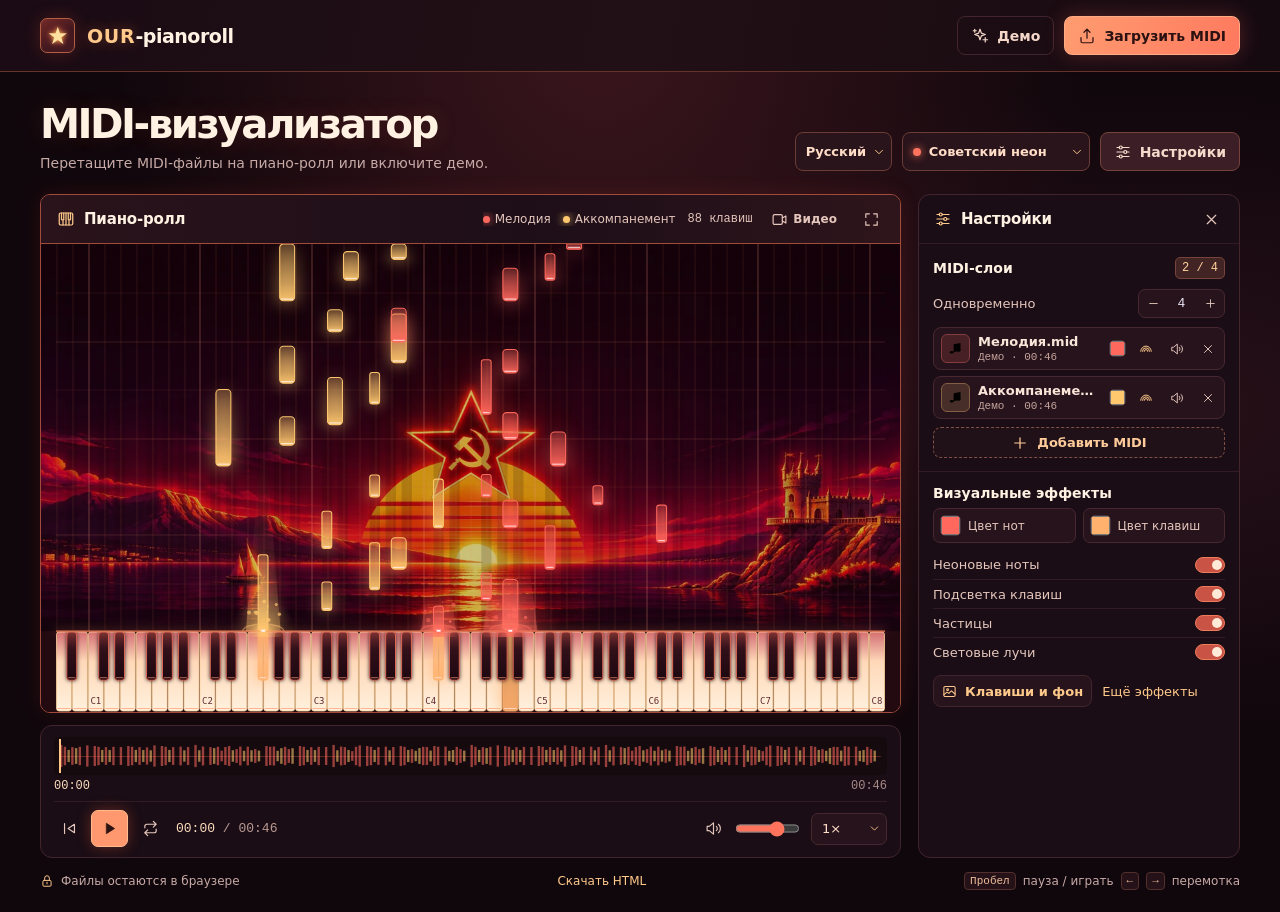
<file: v1.0.0/our-pianoroll.html>
<!doctype html>
<html lang="ru" data-theme="soviet">
<head>
<meta charset="utf-8">
<meta name="viewport" content="width=device-width, initial-scale=1">
<title>OUR-pianoroll</title>
<meta name="description" data-i18n-content="description" content="OUR-pianoroll — MIDI-визуализатор с неоновыми клавишами, эффектами и синхронным воспроизведением файлов.">
<style>
:root{color-scheme:dark;--bg:#0b0a11;--panel:#12111b;--edge:#262337;--edge-soft:#201e2e;--ink:#f6f3fc;--muted:#a39bb7;--dim:#817893;--accent:#bc88ff;--violet:#a565f5;--mono:ui-monospace,"Cascadia Code","SFMono-Regular",Consolas,monospace;font-family:Inter,system-ui,-apple-system,BlinkMacSystemFont,"Segoe UI",sans-serif}
*{box-sizing:border-box}
body{margin:0;min-width:300px;min-height:100vh;background:radial-gradient(ellipse at 42% 2%,#191027 0,transparent 45%),var(--bg);color:var(--ink)}
button,input,select{font:inherit}
button{cursor:pointer;color:inherit}
button:disabled{opacity:.42;cursor:default}
button:focus-visible,input:focus-visible,select:focus-visible{outline:2px solid #dbb7ff;outline-offset:3px}
button svg,.iconsvg,summary svg{width:18px;height:18px;display:block;fill:none;stroke:currentColor;stroke-width:1.65;stroke-linecap:round;stroke-linejoin:round;flex:none}
[hidden]{display:none!important}
.topbar{height:72px;border-bottom:1px solid #231d31;background:#100d18c9}
.mast{max-width:1512px;height:100%;margin:auto;padding:0 40px;display:flex;align-items:center;justify-content:space-between;gap:14px}
.brand{display:flex;align-items:center;gap:12px;font-size:19px;font-weight:780;letter-spacing:-.065em;white-space:nowrap}
.logo{width:35px;height:35px;color:#d2a3ff;background:linear-gradient(155deg,#36234c,#1e142e);border:1px solid #503568;border-radius:9px;display:flex;align-items:center;justify-content:center;box-shadow:0 0 16px #a967f028}
.logo svg{width:23px;height:23px;stroke-width:1.7}
.top-actions,.heading-actions,.panel-title,.stage-title,.transport-controls,.transport-side,.inline,.speed-wrap{display:flex;align-items:center}
.top-actions,.heading-actions{gap:10px}
.button{display:inline-flex;align-items:center;justify-content:center;gap:8px;min-height:39px;padding:0 13px;border:1px solid var(--edge);background:#15121f;border-radius:8px;font-size:14px;font-weight:630;white-space:nowrap;transition:background .15s,border-color .15s}
.button:hover,.icon-button:hover,.step button:hover{background:#241a33;border-color:#59416f}
.button.primary{background:#b783fa;color:#180c2a;border-color:#c79dff;box-shadow:0 2px 14px #ad68fa35}
.button.primary:hover{background:#d0aaff}
.button.ghost{background:transparent;color:#ddd4eb}
.button.ghost:hover{background:#221a31}
.button .iconsvg{width:16px;height:16px}
.shell{max-width:1512px;margin:auto;padding:31px 40px 21px}
.heading{display:flex;justify-content:space-between;align-items:flex-end;gap:16px;margin-bottom:23px}
h1,h2,p{margin:0}
h1{font-size:clamp(26px,3.15vw,43px);font-weight:760;letter-spacing:-.062em;line-height:1.1}
.heading p{margin-top:8px;color:var(--muted);font-size:14px}
.button.settings{background:#191222;border-color:#403054;color:#e9d9fb}
.button.settings[aria-expanded=true]{background:#241833;border-color:#5a3c79}
.workbench{display:grid;grid-template-columns:minmax(0,1fr) 322px;gap:17px;align-items:stretch}
.workbench.collapsed{grid-template-columns:minmax(0,1fr)}
.workspace{min-width:0;display:flex;flex-direction:column;gap:12px}
.stage,.transport,.side{background:var(--panel);border:1px solid var(--edge);border-radius:12px;overflow:hidden}
.stage-head{height:49px;display:flex;align-items:center;justify-content:space-between;padding:0 14px 0 16px;gap:10px}
.stage-title,.panel-title{gap:9px;color:#c297fb}
.stage-title h2,.panel-title h2{font-size:15px;color:var(--ink);font-weight:660;letter-spacing:-.012em}
.stage-tools,.legend,.legend-item{display:flex;align-items:center}
.stage-tools{gap:12px;min-width:0}
.legend{gap:12px;overflow:auto;scrollbar-width:none}
.legend-item{gap:5px;white-space:nowrap;font-size:12px;color:#c0b7ce}
.legend-item i,.live-dot{width:7px;height:7px;border-radius:50%;background:var(--swatch,#a871ff);box-shadow:0 0 9px var(--swatch,#a871ff);flex:none}
.icon-button{display:inline-grid;place-items:center;min-width:30px;height:30px;border:1px solid transparent;border-radius:7px;background:transparent;color:#bcb2ce;padding:0}
.icon-button svg{width:17px;height:17px}
.stage:fullscreen{display:flex;flex-direction:column;border:0;border-radius:0;background:#0d0a17}
.stage:fullscreen .stage-head{flex:none}
.stage:fullscreen .canvas-wrap{flex:1;height:auto;min-height:0}
.canvas-wrap{position:relative;height:clamp(365px,52vh,587px);background:#100c1d}
#roll{display:block;width:100%;height:100%;touch-action:none}
.zoom{font:12px var(--mono);color:#b9aecc;white-space:nowrap}
.drop{position:absolute;inset:0;display:grid;place-content:center;justify-items:center;gap:12px;padding:18px;text-align:center;background:#180d2de8;color:#f4e9ff;border:2px dashed #c793ff;z-index:3;font-size:16px}
.drop svg{width:29px;height:29px;color:#ce9cfa}
.empty{position:absolute;top:34%;left:50%;transform:translate(-50%,-50%);color:#bcaccf;text-align:center;width:min(90%,26rem);font-size:14px;pointer-events:none}
.transport{padding:11px 13px 10px}
.timeline{position:relative;height:38px;display:flex;align-items:center;min-width:0}
#overview{width:100%;height:100%;position:absolute;inset:0;pointer-events:none}
#seek{position:absolute;inset:0;width:100%;height:100%;margin:0;appearance:none;background:transparent;cursor:pointer;border-radius:4px}
#seek::-webkit-slider-runnable-track{background:transparent}
#seek::-webkit-slider-thumb{appearance:none;width:12px;height:24px;background:transparent}
#seek::-moz-range-track{background:transparent}
#seek::-moz-range-thumb{width:12px;height:24px;background:transparent;border:0}
.timeline-times{display:flex;justify-content:space-between;font:12px var(--mono);color:var(--dim);padding:4px 0 8px}
.timeline-times span:first-child{color:#ded2ee}
.transport-controls{justify-content:space-between;border-top:1px solid var(--edge-soft);padding-top:8px;gap:8px}
.transport-side{gap:7px;min-width:0}
.play-button{width:37px;height:37px;min-width:37px;background:#b382f9;color:#160c27;border:1px solid #c896ff;box-shadow:0 0 15px #a56bf044}
.play-button:hover{background:#cea5ff;border-color:#d5b5ff}
.play-button svg{fill:currentColor;stroke-width:1.3}
.core-time{font:13px var(--mono);white-space:nowrap;color:#9c91ad;margin-left:4px}
.core-time strong{color:#e9dbfa;font-weight:500}
.speed-wrap{border:1px solid var(--edge);border-radius:7px;background:#171322;height:32px}
select{appearance:none;color:#e1d5f0;background:transparent;border:0;padding:0 24px 0 10px;height:100%;font-size:13px;cursor:pointer}
option{background:#1e172a}
.speed-wrap svg{width:13px;height:13px;margin-left:-18px;margin-right:5px;pointer-events:none;color:#b49bcf}
#volume{width:65px;height:15px;margin:0 4px 0 0;accent-color:#bd91f8;cursor:pointer}
.side{display:flex;flex-direction:column;min-width:0}
.side-head{height:49px;display:flex;align-items:center;justify-content:space-between;padding:0 13px 0 15px;border-bottom:1px solid var(--edge-soft);flex:none}
.side-section{padding:13px 14px}
.side-section+.side-section{border-top:1px solid var(--edge-soft)}
.side-section-head{display:flex;justify-content:space-between;align-items:center;gap:8px;margin-bottom:10px}
.side-section-head h3,.dialog h3{margin:0;font-size:14px;font-weight:670}
.badge{font:12px var(--mono);border:1px solid #443254;border-radius:5px;color:#d6acff;background:#251a34;padding:3px 6px;white-space:nowrap}
.limit-row{display:flex;align-items:center;justify-content:space-between;gap:8px;color:#c0b6cf;font-size:13px;margin-bottom:9px}
.step{display:flex;align-items:center;border:1px solid var(--edge);border-radius:7px;background:#171421;height:29px;overflow:hidden}
.step button{width:28px;height:100%;border:0;background:transparent;color:#c6b4db;padding:0;display:grid;place-items:center}
.step button svg{width:13px;height:13px}
.step input{width:29px;background:transparent;border:0;color:#eee7f8;font:13px var(--mono);text-align:center;appearance:textfield;padding:0}
.step input::-webkit-inner-spin-button,.step input::-webkit-outer-spin-button{appearance:none}
.track-list{display:grid;gap:6px;max-height:165px;overflow:auto;scrollbar-width:thin;scrollbar-color:#513663 #181322}
.track{min-width:0;display:flex;align-items:center;gap:8px;padding:6px 5px 6px 7px;background:#181523;border:1px solid #2c253b;border-radius:8px}
.track.off{opacity:.69}
.track .note-icon{display:grid;place-items:center;flex:none;width:29px;height:29px;border-radius:6px;color:var(--track);background:color-mix(in srgb,var(--track) 13%,#181523);border:1px solid color-mix(in srgb,var(--track) 26%,#292136)}
.track .note-icon svg{width:15px;height:15px}
.track-text{min-width:0;flex:1}
.track-text strong,.track-text small{display:block;overflow:hidden;text-overflow:ellipsis;white-space:nowrap}
.track-text strong{font-size:13px;font-weight:625;color:#ece5f3}
.track-text small{font:11px var(--mono);color:#a58fb8;margin-top:2px}
.track .icon-button{min-width:23px;height:25px}
.track .icon-button svg{width:14px;height:14px}
.track .color-pick{width:17px;height:17px}
.add{margin-top:8px;width:100%;min-height:31px;border-style:dashed;border-color:#4c395d;background:#15111e;color:#caa9ef;font-size:13px}
.add:hover{border-color:#b580e7}
.effects-head{margin-bottom:7px}
.color-grid{display:grid;grid-template-columns:1fr 1fr;gap:7px;margin-bottom:7px}
.color-label{display:flex;align-items:center;gap:7px;min-width:0;background:#181523;border:1px solid #2b2439;border-radius:7px;padding:6px;color:#d8cce8;font-size:12px;cursor:pointer}
.color-pick{appearance:none;display:block;flex:none;width:21px;height:21px;padding:0;border:1px solid #ffffff20;background:transparent;border-radius:5px;overflow:hidden;cursor:pointer}
.color-pick::-webkit-color-swatch-wrapper{padding:0}
.color-pick::-webkit-color-swatch,.color-pick::-moz-color-swatch{border:0;border-radius:3px}
.effect-row{display:flex;align-items:center;justify-content:space-between;gap:10px;min-height:29px;font-size:13px;color:#d7cde3;cursor:pointer}
.effect-row+.effect-row{border-top:1px solid #221c2f}
.switch{appearance:none;width:30px;height:16px;border:1px solid #4b3b58;border-radius:99px;background:#2b2236;margin:0;position:relative;cursor:pointer;flex:none;transition:background .15s}
.switch:before{content:"";position:absolute;top:2px;left:2px;width:10px;height:10px;border-radius:50%;background:#a79ab5;transition:transform .15s}
.switch:checked{background:#9361dd;border-color:#a474ef}
.switch:checked:before{transform:translateX(14px);background:#fff}
.more,.reset{padding:0;border:0;background:transparent;color:#c598f5;font-size:13px;text-align:left}
.more:hover,.reset:hover{text-decoration:underline}
.more{margin-top:8px}
.bottom{margin-top:14px;display:flex;justify-content:space-between;align-items:center;gap:10px;color:var(--muted);font-size:12px}
.bottom span{display:inline-flex;align-items:center;gap:7px}
.bottom .iconsvg{width:14px;height:14px;color:#a881cf}
kbd{font:11px var(--mono);background:#171221;border:1px solid #352744;border-radius:4px;padding:2px 5px;color:#c6a9e4}
.notice{margin-top:10px;border:1px solid #66445f;background:#2c172c;color:#f1c7e6;border-radius:8px;padding:10px 12px;font-size:14px;overflow-wrap:anywhere}
.dialog{border:1px solid #57416f;border-radius:13px;background:#181221;color:#eee5fa;width:min(92vw,420px);padding:19px;box-shadow:0 20px 90px #0009}
.dialog::backdrop{background:#06040bd1;backdrop-filter:blur(4px)}
.dialog-header{display:flex;justify-content:space-between;align-items:center;margin-bottom:11px}
.dialog-header h2{font-size:18px}
.dialog .effect-row{min-height:38px;font-size:14px}
.dialog .reset{margin-top:15px}
.dialog label select{height:28px;padding:0 8px;border:1px solid #473454;border-radius:5px;appearance:auto}
@media(max-width:1040px){.mast,.shell{padding-left:24px;padding-right:24px}.workbench{grid-template-columns:minmax(0,1fr) 294px}}
@media(max-width:760px){.topbar{height:60px}.mast,.shell{padding-left:14px;padding-right:14px}.shell{padding-top:21px}.heading{margin-bottom:17px}.heading p{font-size:13px}.workbench{grid-template-columns:minmax(0,1fr);gap:12px}.side{display:grid;grid-template-columns:1fr 1fr}.side-head{grid-column:1/-1}.side-section+.side-section{border-top:0;border-left:1px solid var(--edge-soft)}.canvas-wrap{height:clamp(245px,49vh,465px)}.bottom .shortcut{display:none}}
@media(max-width:470px){.top-actions,.heading-actions{gap:5px}.brand{font-size:16px;gap:7px}.logo{width:30px;height:30px}.button{font-size:12px;padding:0 8px;min-height:35px}.button.settings .settings-text{display:none}.button.settings{padding:0 9px}.side{display:flex}.side-section+.side-section{border-left:0;border-top:1px solid var(--edge-soft)}.track-list{max-height:180px}.stage-head{padding-inline:10px}.legend{max-width:108px;gap:7px}.legend-item{font-size:11px}.stage-tools{gap:3px}.zoom{display:none}.transport{padding-inline:8px}.transport-side{gap:2px}.core-time{display:none}.heading p{line-height:1.35}}
.icon-button[aria-pressed=true]{background:#2c1c40;color:#d8adff;border-color:#554072}
.stage.expanded{position:fixed;inset:0;z-index:12;display:flex;flex-direction:column;border:0;border-radius:0}
.stage.expanded .canvas-wrap{flex:1;height:auto;min-height:0}
.bottom a{color:#c7a4ed;text-decoration:none;white-space:nowrap}
.bottom a:hover{text-decoration:underline}
.appearance-actions{display:flex;align-items:center;gap:10px;flex-wrap:wrap;margin-top:9px}
.appearance-actions .more{margin:0}
.appearance-button{min-height:32px;padding:0 8px;font-size:13px;color:#dfcafa}
.appearance-button svg{width:15px;height:15px}
.track .note-mode-button{color:#bc99f0}
.track .note-mode-button[data-multicolor=true]{color:#ffb0f3}
.legend-item i.multicolor{background:conic-gradient(#ff779a,#ffcc60,#79eabb,#5bd6ff,#9f7dff,#ff779a);box-shadow:0 0 9px #d29fff}
.dialog-meta{color:#c1b3d0;font-size:13px;overflow-wrap:anywhere}
.note-swatches{display:flex;gap:4px;margin-top:10px}
.note-swatch{width:15px;height:15px;border-radius:4px;border:1px solid #ffffff33}
.appearance-dialog{width:min(94vw,480px)}
.background-field{padding:0;border:0;margin:14px 0;font-size:14px;min-inline-size:0}
.background-field legend{padding:0;margin-bottom:8px;font-weight:650}
.background-options{display:grid;grid-template-columns:repeat(3,minmax(0,1fr));gap:8px}
.background-option{position:relative;display:grid;gap:5px;padding:5px;background:#15101d;border:1px solid #362941;border-radius:8px;color:#d9cde6;font-size:12px;cursor:pointer}
.background-option input{position:absolute;inset:0;margin:0;opacity:0;cursor:pointer}
.background-option:has(input:checked){border-color:#cb95ff;background:#2d1b3d;color:#f9edff}
.background-option:has(input:focus-visible){outline:2px solid #ebd3ff;outline-offset:2px}
.background-option span:last-child{padding:0 3px 2px}
.background-thumb{height:37px;border-radius:4px;border:1px solid #ffffff1c;background:#150d23;display:block}
.background-thumb.aurora{background:radial-gradient(ellipse at 30% 90%,#6940a0,transparent 73%),#170d25}
.background-thumb.black{background:#000}
.background-thumb.orbit{background:radial-gradient(circle at 72% 38%,#bca0e6 0 2%,transparent 3%),radial-gradient(circle at 35% 30%,#4869a5,transparent 72%),#060a19}
.background-thumb.ocean{background:radial-gradient(ellipse at 60% 100%,#125e68,transparent 78%),linear-gradient(155deg,#07101d,#112b49)}
.background-thumb.sunset{background:radial-gradient(ellipse at 58% 100%,#935174,transparent 75%),linear-gradient(145deg,#241333,#391937)}
.background-thumb.custom{background-size:cover;background-position:center}
.background-upload{display:flex;gap:10px;align-items:center}
.background-upload .button{white-space:normal;min-height:34px;font-size:13px}
.background-upload .dialog-meta{min-width:0;text-overflow:ellipsis;overflow:hidden;white-space:nowrap}
#backgroundShadeRow{margin-top:8px}
#backgroundShade{width:120px;max-width:45%;accent-color:#bc88ff}
.background-status{margin-top:9px;color:#ebc1ee}

.appearance-dialog::backdrop,.dialog#noteDialog::backdrop{background:#06040b50;backdrop-filter:none}
@media(min-width:1000px){
  .appearance-dialog,.dialog#noteDialog{inset:50% 24px auto auto;margin:0;transform:translateY(-50%)}
}
.effect-range{display:flex;align-items:center;justify-content:flex-end;gap:7px;flex:1;min-width:0}
.effect-range input{width:min(9rem,100%);min-width:2.5rem;accent-color:#bc88ff}
.effect-range output{min-width:3ch;text-align:right;font:12px var(--mono);color:#dac6f0}
.record-button{display:inline-flex;align-items:center;justify-content:center;gap:5px;padding:0 6px;white-space:nowrap;font-size:12px;font-weight:650}
.record-button[aria-pressed=true]{color:#ffb9cd;border-color:#79405a;background:#361b2c}
.recording-result{display:flex;align-items:center;justify-content:space-between;gap:8px;padding:8px 13px;border-top:1px solid var(--edge-soft);font-size:13px;color:#d2c4e0}
.recording-result .button{min-height:31px;text-decoration:none;color:#e7cff8;font-size:13px}
.appearance-dialog .effect-row select{max-width:60%}
@media(max-width:600px){.stage-tools .legend{max-width:120px}.stage-tools .zoom{display:none}}
@media(max-width:470px){.record-button{padding:0 3px}.record-button span{display:none}.stage-tools .legend{max-width:90px}}

.brand{letter-spacing:-.025em}
.brand strong{color:var(--accent);font-weight:850}
.theme-switch{display:flex;align-items:center;gap:0;border:1px solid var(--edge);border-radius:8px;background:var(--panel);height:39px;color:var(--accent)}
.theme-switch i{width:8px;height:8px;margin-left:10px;border-radius:50%;background:currentColor;box-shadow:0 0 9px currentColor;flex:none}
.theme-switch select{padding-left:8px;color:var(--ink);font-weight:640}
.theme-switch svg{width:14px;height:14px;margin-left:-19px;margin-right:5px;pointer-events:none}
.theme-thumb{background:radial-gradient(ellipse at 30% 90%,#6940a0,transparent 73%),#170d25}

:root[data-theme="soviet"]{
  --bg:#10070c;--panel:#1a0d15;--edge:#42252c;--edge-soft:#321b25;--ink:#fff2e3;
  --muted:#c7aaa7;--dim:#a98b89;--accent:#ffc98b;--soviet-red:#ff735d;--soviet-panel:#26131b;--soviet-soft:#e5c6bc
}
[data-theme="soviet"] body{background:radial-gradient(ellipse at 47% 0%,#3c161d 0,transparent 51%),radial-gradient(ellipse at 87% 45%,#281019 0,transparent 45%),var(--bg)}
[data-theme="soviet"] .topbar{background:linear-gradient(100deg,#1a0b14,#211015 50%,#160a11);border-bottom:1px solid #663329}
[data-theme="soviet"] .logo{position:relative;border-radius:7px;color:#ffe1a0;border-color:#b26045;background:linear-gradient(145deg,#692526,#32111e 60%);box-shadow:inset 0 0 13px #ff764828,0 0 17px #f45c4138}
[data-theme="soviet"] .logo svg{display:none}
[data-theme="soviet"] .logo::before{content:"★";font-size:24px;line-height:1;text-shadow:0 0 4px #ffb151,0 0 11px #ff6546}
[data-theme="soviet"] .brand strong{letter-spacing:.038em;text-shadow:0 0 14px #ff8a4554}
[data-theme="soviet"] .theme-thumb{background:radial-gradient(ellipse at 50% 105%,#e88334 0,#b92e2f 28%,#3f1025 57%,#140510 83%)}
[data-theme="soviet"] .theme-switch{border-color:#6c3c36;background:#29141b}
[data-theme="soviet"] .theme-switch i{color:var(--soviet-red)}
[data-theme="soviet"] :is(button,input,select):focus-visible{outline-color:#ffbf86}
[data-theme="soviet"] .heading h1{text-shadow:0 0 23px #ff694127}
[data-theme="soviet"] .button{background:#27131b}
[data-theme="soviet"] :where(.button,.icon-button,.step button):hover{background:#432129;border-color:#875047}
[data-theme="soviet"] .button.primary{color:#2b1111;background:linear-gradient(110deg,#ff9c70,#ff795f);border-color:#ffab86;box-shadow:0 0 20px #fb625941}
[data-theme="soviet"] .button.primary:hover{background:#ffb489}
[data-theme="soviet"] .button.ghost{background:transparent;color:#f5d7ca}
[data-theme="soviet"] .button.ghost:hover{background:#381922}
[data-theme="soviet"] .button.settings{background:#27141d;border-color:#523029;color:#f5d9ca}
[data-theme="soviet"] .button.settings[aria-expanded=true]{background:#3b1e26;border-color:#74433b}
[data-theme="soviet"] .stage{border-color:#a04b3b;border-radius:10px;box-shadow:0 0 21px #e446361e,inset 0 0 19px #de49351d}
[data-theme="soviet"] .stage-head{background:linear-gradient(90deg,#2a131b,#1d0e18 57%,#2e151b);border-bottom:1px solid #a04b3b}
[data-theme="soviet"] .canvas-wrap,[data-theme="soviet"] .stage:fullscreen{background:#190a11}
[data-theme="soviet"] .drop{background:#321018ed;border-color:#ff8c69;color:var(--ink)}
[data-theme="soviet"] .drop svg,[data-theme="soviet"] .stage-title,[data-theme="soviet"] .panel-title{color:var(--accent)}
[data-theme="soviet"] .legend-item,[data-theme="soviet"] .zoom,[data-theme="soviet"] .icon-button,[data-theme="soviet"] .empty{color:var(--soviet-soft)}
[data-theme="soviet"] .timeline-times span:first-child,[data-theme="soviet"] .core-time strong{color:#ffdfbf}
[data-theme="soviet"] .core-time{color:#bb9a93}
[data-theme="soviet"] .play-button{color:#2c1211;background:#ff976f;border-color:#ffbc8c;box-shadow:0 0 14px #fa643d57}
[data-theme="soviet"] .play-button:hover{background:#ffc392;border-color:#ffe0b0}
[data-theme="soviet"] .icon-button[aria-pressed=true]{background:#4c252a;color:#ffd0a8;border-color:#9c514a}
[data-theme="soviet"] .record-button[aria-pressed=true]{color:#ffb9b1;background:#501c28}
[data-theme="soviet"] select{color:#ffddc7}
[data-theme="soviet"] option{background:#26131b}
[data-theme="soviet"] :is(.speed-wrap,.step,.track,.color-label){background:var(--soviet-panel);border-color:#482830}
[data-theme="soviet"] .track-list{scrollbar-color:#794b40 #26131b}
[data-theme="soviet"] .track .note-icon{background:color-mix(in srgb,var(--track) 15%,#26131b);border-color:color-mix(in srgb,var(--track) 33%,#482830)}
[data-theme="soviet"] .track-text strong{color:#fae6d8}
[data-theme="soviet"] .track-text small{color:#c6a49d}
[data-theme="soviet"] :is(.limit-row,.step button,.color-label,.effect-row,.dialog-meta,.recording-result){color:var(--soviet-soft)}
[data-theme="soviet"] .badge{color:#ffd49d;border-color:#76443a;background:#432425}
[data-theme="soviet"] .add{color:#ffcb9a;border-color:#805046;background:#201119}
[data-theme="soviet"] .effect-row+.effect-row{border-color:var(--edge-soft)}
[data-theme="soviet"] .switch{background:#3b222b;border-color:#68434a}
[data-theme="soviet"] .switch::before{background:#b28e92}
[data-theme="soviet"] .switch:checked{background:#c95344;border-color:#f17c5d}
[data-theme="soviet"] .switch:checked::before{background:#ffead8}
[data-theme="soviet"] :is(#volume,#backgroundShade,#noteRoundness){accent-color:var(--soviet-red)}
[data-theme="soviet"] :is(.bottom a,.bottom .iconsvg,.more,.reset,.appearance-button,.speed-wrap svg,.track .note-mode-button,.effect-range output,.recording-result .button){color:var(--accent)}
[data-theme="soviet"] kbd{color:#efbe99;background:#251219;border-color:#53302d}
[data-theme="soviet"] .notice{color:#ffd6cb;background:#482129;border-color:#825046}
[data-theme="soviet"] .dialog{color:var(--ink);background:#27151c;border-color:#895048}
[data-theme="soviet"] .dialog::backdrop{background:#100509af}
[data-theme="soviet"] :is(.appearance-dialog,#noteDialog)::backdrop{background:#10050950}
[data-theme="soviet"] .dialog label select,[data-theme="soviet"] .background-option{border-color:#5e3538}
[data-theme="soviet"] .background-option{color:#f4d0bd;background:#211019}
[data-theme="soviet"] .background-option:has(input:checked){border-color:#df8b67;background:#4a2529;color:#fff0d7}

@media(max-width:665px){
  .heading{flex-wrap:wrap;align-items:center;gap:12px}
  .heading-actions{flex-wrap:wrap}
  .theme-switch{height:35px}
}
@media(max-width:360px){
  .mast{gap:6px}
  .brand{font-size:14px;gap:5px}
  .logo{width:25px;height:25px}
  .top-actions .button{padding-inline:5px;gap:4px}
}

.language-switch select{padding-left:10px}
@media(max-width:950px){
  .heading{flex-wrap:wrap;align-items:center}
  .heading-actions{flex-wrap:wrap}
}
@media(max-width:360px){
  .heading-actions .theme-switch select{font-size:12px}
}
</style>
</head>
<body>
<svg xmlns="http://www.w3.org/2000/svg" style="display:none" aria-hidden="true">
<symbol id="i-wave" viewBox="0 0 24 24"><path d="M3 12h2l2-5 3 10 3-14 3 18 2-9h3"/></symbol>
<symbol id="i-demo" viewBox="0 0 24 24"><path d="m12 3 1.8 5.2L19 10l-5.2 1.8L12 17l-1.8-5.2L5 10l5.2-1.8L12 3ZM19 14v6m-3-3h6M5 3v4M3 5h4"/></symbol>
<symbol id="i-upload" viewBox="0 0 24 24"><path d="M12 15V3m-4 4 4-4 4 4M4 14v5a2 2 0 0 0 2 2h12a2 2 0 0 0 2-2v-5"/></symbol>
<symbol id="i-sliders" viewBox="0 0 24 24"><path d="M4 6h3m4 0h9M4 12h9m4 0h3M4 18h3m4 0h9"/><circle cx="9" cy="6" r="2"/><circle cx="15" cy="12" r="2"/><circle cx="9" cy="18" r="2"/></symbol>
<symbol id="i-piano" viewBox="0 0 24 24"><rect x="3" y="4" width="18" height="16" rx="2"/><path d="M9 4v9H6V4m12 0v9h-3V4M8 13v7m8-7v7m-4-16v16"/></symbol>
<symbol id="i-expand" viewBox="0 0 24 24"><path d="M9 4H4v5m11-5h5v5M4 15v5h5m11-5v5h-5"/></symbol>
<symbol id="i-collapse" viewBox="0 0 24 24"><path d="M4 9h5V4m11 5h-5V4M9 20v-5H4m11 5v-5h5"/></symbol>
<symbol id="i-start" viewBox="0 0 24 24"><path d="M5 5v14m14-13-9 6 9 6Z"/></symbol>
<symbol id="i-play" viewBox="0 0 24 24"><path d="m8 5 11 7-11 7Z"/></symbol>
<symbol id="i-pause" viewBox="0 0 24 24"><path d="M7 5h3v14H7zm7 0h3v14h-3z"/></symbol>
<symbol id="i-repeat" viewBox="0 0 24 24"><path d="m16 2 4 4-4 4M4 11V9a3 3 0 0 1 3-3h13m-12 16-4-4 4-4m12-1v2a3 3 0 0 1-3 3H4"/></symbol>
<symbol id="i-volume" viewBox="0 0 24 24"><path d="m12 4-6 5H3v6h3l6 5zM16 9a4 4 0 0 1 0 6m3-9a8 8 0 0 1 0 12"/></symbol>
<symbol id="i-muted" viewBox="0 0 24 24"><path d="m12 4-6 5H3v6h3l6 5zm4 5 5 6m0-6-5 6"/></symbol>
<symbol id="i-chevron" viewBox="0 0 24 24"><path d="m6 9 6 6 6-6"/></symbol>
<symbol id="i-close" viewBox="0 0 24 24"><path d="m6 6 12 12M18 6 6 18"/></symbol>
<symbol id="i-note" viewBox="0 0 24 24"><path d="M9 18V5l11-2v12M9 10l11-2"/><ellipse cx="6" cy="18" rx="3" ry="2"/><ellipse cx="17" cy="15" rx="3" ry="2"/></symbol>
<symbol id="i-colors" viewBox="0 0 24 24"><path d="M3 16a9 9 0 0 1 18 0M6 16a6 6 0 0 1 12 0M9 16a3 3 0 0 1 6 0"/></symbol>
<symbol id="i-image" viewBox="0 0 24 24"><rect x="3" y="4" width="18" height="16" rx="2"/><circle cx="9" cy="9" r="1.5"/><path d="m3 17 5-4 3 2 4-4 6 5"/></symbol>
<symbol id="i-video" viewBox="0 0 24 24"><rect x="3" y="5" width="13" height="14" rx="2"/><path d="m16 10 5-3v10l-5-3"/></symbol>
<symbol id="i-stop" viewBox="0 0 24 24"><rect x="6" y="6" width="12" height="12" rx="1.4" fill="currentColor"/></symbol>
<symbol id="i-download" viewBox="0 0 24 24"><path d="M12 3v12m-4-4 4 4 4-4M4 16v3a2 2 0 0 0 2 2h12a2 2 0 0 0 2-2v-3"/></symbol>
<symbol id="i-plus" viewBox="0 0 24 24"><path d="M12 5v14M5 12h14"/></symbol>
<symbol id="i-minus" viewBox="0 0 24 24"><path d="M5 12h14"/></symbol>
<symbol id="i-lock" viewBox="0 0 24 24"><rect x="5" y="11" width="14" height="10" rx="2"/><path d="M8 11V7a4 4 0 0 1 8 0v4m-4 3v3"/></symbol>
</svg>
<header class="topbar">
  <div class="mast">
    <div class="brand"><div class="logo" aria-hidden="true"><svg class="iconsvg"><use href="#i-wave"/></svg></div><span><strong>OUR</strong>-pianoroll</span></div>
    <div class="top-actions">
      <button class="button ghost" id="demo" type="button"><svg><use href="#i-demo"/></svg><span data-i18n="demo">Демо</span></button>
      <button class="button primary" id="open" type="button"><svg><use href="#i-upload"/></svg><span data-i18n="loadMidi">Загрузить MIDI</span></button>
      <input id="files" type="file" accept=".mid,.midi,.smf,audio/midi,audio/x-midi" multiple hidden>
    </div>
  </div>
</header>
<main class="shell">
  <div class="heading">
    <div><h1 data-i18n="visualizer">MIDI-визуализатор</h1><p data-i18n="intro">Перетащите MIDI-файлы на пиано-ролл или включите демо.</p></div>
    <div class="heading-actions">
      <label class="theme-switch language-switch"><select id="language" aria-label="Язык интерфейса" data-i18n-label="language"><option value="ru" lang="ru">Русский</option><option value="en" lang="en">English</option></select><svg class="iconsvg" aria-hidden="true"><use href="#i-chevron"/></svg></label>
      <label class="theme-switch"><i aria-hidden="true"></i><select id="theme" aria-label="Тема оформления" data-i18n-label="theme"><option value="classic" data-i18n="classicTheme">Фиолетовый неон</option><option value="soviet" selected data-i18n="sovietTheme">Советский неон</option></select><svg class="iconsvg" aria-hidden="true"><use href="#i-chevron"/></svg></label>
      <button class="button settings" id="toggleSettings" type="button" aria-expanded="true" aria-controls="settings" aria-label="Настройки" data-i18n-label="settings"><svg><use href="#i-sliders"/></svg><span class="settings-text" data-i18n="settings">Настройки</span></button>
    </div>
  </div>
  <div class="workbench" id="workbench">
    <div class="workspace">
      <section class="stage" id="stage" aria-labelledby="stage-title">
        <header class="stage-head">
          <div class="stage-title"><svg class="iconsvg"><use href="#i-piano"/></svg><h2 id="stage-title" data-i18n="pianoRoll">Пиано-ролл</h2></div>
          <div class="stage-tools">
            <div class="legend" id="legend" aria-label="Цвета MIDI-файлов" data-i18n-label="layerColors"></div>
            <span class="zoom" id="keyCount" data-i18n="standardKeys">88 клавиш</span>
            <button class="icon-button record-button" id="record" type="button" title="Записать видео со звуком" data-i18n-title="recordVideo" aria-label="Записать видео со звуком" data-i18n-label="recordVideo" aria-pressed="false"><svg><use href="#i-video"/></svg><span id="recordLabel" data-i18n="video">Видео</span></button>
            <button class="icon-button" id="fullscreen" type="button" title="На весь экран" data-i18n-title="fullscreen" aria-label="На весь экран" data-i18n-label="fullscreen"><svg><use href="#i-expand"/></svg></button>
          </div>
        </header>
        <div class="canvas-wrap" id="dropZone">
          <canvas id="roll" aria-label="Падающие MIDI-ноты и клавиши пианино" data-i18n-label="rollLabel"></canvas>
          <p class="empty" id="empty" hidden data-i18n="emptyRoll">Добавьте MIDI-файл, чтобы увидеть ноты.</p>
          <div class="drop" id="dropHint" hidden><svg class="iconsvg"><use href="#i-upload"/></svg><span data-i18n="dropMidi">Отпустите, чтобы добавить MIDI-файлы</span></div>
        </div>
        <div class="recording-result" id="recordingResult" hidden>
          <span role="status" id="recordingStatus"></span>
          <a class="button" id="downloadVideo" download hidden><svg class="iconsvg"><use href="#i-download"/></svg><span data-i18n="downloadVideo">Скачать видео</span></a>
        </div>
      </section>
      <section class="transport" aria-label="Воспроизведение" data-i18n-label="playback">
        <div class="timeline"><canvas id="overview" aria-hidden="true"></canvas><input id="seek" aria-label="Позиция воспроизведения" data-i18n-label="playbackPosition" type="range" min="0" max="10000" value="0"></div>
        <div class="timeline-times"><span id="elapsed">00:00</span><span id="duration">00:00</span></div>
        <div class="transport-controls">
          <div class="transport-side">
            <button class="icon-button" id="rewind" type="button" title="К началу" data-i18n-title="restart" aria-label="К началу" data-i18n-label="restart"><svg><use href="#i-start"/></svg></button>
            <button class="icon-button play-button" id="play" type="button" title="Воспроизвести" data-i18n-title="play" aria-label="Воспроизвести" data-i18n-label="play"><svg><use href="#i-play"/></svg></button>
            <button class="icon-button" id="loop" type="button" title="Повтор" data-i18n-title="repeat" aria-label="Повтор" data-i18n-label="repeat" aria-pressed="false"><svg><use href="#i-repeat"/></svg></button>
            <span class="core-time" aria-hidden="true"><strong id="elapsedCopy">00:00</strong> / <span id="durationCopy">00:00</span></span>
          </div>
          <div class="transport-side">
            <button class="icon-button" id="mute" type="button" title="Выключить звук" data-i18n-title="mute" aria-label="Выключить звук" data-i18n-label="mute"><svg><use href="#i-volume"/></svg></button>
            <input type="range" id="volume" min="0" max="100" value="70" aria-label="Громкость" data-i18n-label="volume">
            <label class="speed-wrap"><select id="speed" aria-label="Скорость" data-i18n-label="speed"><option value=".5" data-i18n="speedHalf">0,5×</option><option value=".75" data-i18n="speedThreeQuarter">0,75×</option><option value="1" selected>1×</option><option value="1.25" data-i18n="speedOneQuarter">1,25×</option><option value="1.5" data-i18n="speedOneHalf">1,5×</option><option value="2">2×</option></select><svg class="iconsvg"><use href="#i-chevron"/></svg></label>
          </div>
        </div>
      </section>
    </div>
    <aside class="side" id="settings" aria-labelledby="settings-title">
      <header class="side-head"><div class="panel-title"><svg class="iconsvg"><use href="#i-sliders"/></svg><h2 id="settings-title" data-i18n="settings">Настройки</h2></div><button class="icon-button" id="closeSettings" type="button" title="Закрыть настройки" data-i18n-title="closeSettings" aria-label="Закрыть настройки" data-i18n-label="closeSettings"><svg><use href="#i-close"/></svg></button></header>
      <section class="side-section">
        <div class="side-section-head"><h3 data-i18n="midiLayers">MIDI-слои</h3><span class="badge" id="trackCount">0 / 4</span></div>
        <div class="limit-row"><label for="limit" data-i18n="simultaneous">Одновременно</label><div class="step">
          <button id="limitDown" type="button" aria-label="Уменьшить лимит" data-i18n-label="lowerLimit"><svg><use href="#i-minus"/></svg></button><input type="number" id="limit" min="1" max="16" value="4" inputmode="numeric"><button id="limitUp" type="button" aria-label="Увеличить лимит" data-i18n-label="raiseLimit"><svg><use href="#i-plus"/></svg></button>
        </div></div>
        <div id="tracks" class="track-list"></div>
        <button class="button add" id="add" type="button"><svg><use href="#i-plus"/></svg><span data-i18n="addMidi">Добавить MIDI</span></button>
      </section>
      <section class="side-section">
        <div class="side-section-head effects-head"><h3 data-i18n="visualEffects">Визуальные эффекты</h3></div>
        <div class="color-grid">
          <label class="color-label"><input class="color-pick" id="noteColor" type="color" value="#ff685d"><span data-i18n="noteColor">Цвет нот</span></label>
          <label class="color-label"><input class="color-pick" id="keyColor" type="color" value="#ffb16d"><span data-i18n="keyColor">Цвет клавиш</span></label>
        </div>
        <label class="effect-row"><span data-i18n="neonNotes">Неоновые ноты</span><input class="switch" type="checkbox" data-effect="glow" checked></label>
        <label class="effect-row"><span data-i18n="keyGlow">Подсветка клавиш</span><input class="switch" type="checkbox" data-effect="keys" checked></label>
        <label class="effect-row"><span data-i18n="particles">Частицы</span><input class="switch" type="checkbox" data-effect="particles" checked></label>
        <label class="effect-row"><span data-i18n="beams">Световые лучи</span><input class="switch" type="checkbox" data-effect="beams" checked></label>
        <div class="appearance-actions">
          <button class="button appearance-button" id="appearance" type="button"><svg><use href="#i-image"/></svg><span data-i18n="keysBackground">Клавиши и фон</span></button>
          <button class="more" id="more" type="button" data-i18n="moreEffects">Ещё эффекты</button>
        </div>
      </section>
    </aside>
  </div>
  <div class="notice" id="notice" role="status" hidden></div>
  <footer class="bottom">
    <span><svg class="iconsvg"><use href="#i-lock"/></svg><span data-i18n="localFiles">Файлы остаются в браузере</span></span>
    <a id="download" href="index.html" download="our-pianoroll.html" data-i18n="downloadHtml">Скачать HTML</a>
    <span class="shortcut"><kbd data-i18n="space">Пробел</kbd> <span data-i18n="playPause">пауза / играть</span> <kbd>←</kbd><kbd>→</kbd> <span data-i18n="seek">перемотка</span></span>
  </footer>
</main>
<dialog class="dialog" id="effectDialog" aria-labelledby="dialog-title">
  <div class="dialog-header"><h2 id="dialog-title" data-i18n="extraEffects">Дополнительные эффекты</h2><button class="icon-button" id="closeDialog" type="button" title="Закрыть" data-i18n-title="close" aria-label="Закрыть" data-i18n-label="close"><svg><use href="#i-close"/></svg></button></div>
  <label class="effect-row"><span data-i18n="ambient">Фоновое сияние</span><input class="switch" type="checkbox" data-effect="ambient" checked></label>
  <label class="effect-row"><span data-i18n="strikeRipples">Вспышки на линии удара</span><input class="switch" type="checkbox" data-effect="ripples" checked></label>
  <label class="effect-row"><span data-i18n="horizontalBands">Горизонтальные полосы</span><input class="switch" type="checkbox" data-effect="bands" checked></label>
  <label class="effect-row"><span data-i18n="verticalLanes">Вертикальные дорожки</span><input class="switch" type="checkbox" data-effect="lanes" checked></label>
  <label class="effect-row"><span data-i18n="strikeLine">Линия попадания нот</span><input class="switch" type="checkbox" data-effect="strikeLine" checked></label>
  <label class="effect-row"><span data-i18n="noteFill">Заливка нот</span><select id="noteFill">
    <option value="translucent" data-i18n="fillTranslucent">Полупрозрачная</option><option value="solid" data-i18n="fillSolid">Сплошная</option><option value="outline" data-i18n="fillOutline">Только контур</option><option value="gradient" data-i18n="fillGradient">Плотный градиент</option>
  </select></label>
  <label class="effect-row"><span data-i18n="noteRoundness">Скругление нот</span><span class="effect-range"><input id="noteRoundness" type="range" min="0" max="100" value="50" aria-label="Скругление нот" data-i18n-label="noteRoundness"><output id="roundnessValue" for="noteRoundness">50%</output></span></label>
  <label class="effect-row"><span data-i18n="layerKeyColors">Цвета слоёв на клавишах</span><input class="switch" type="checkbox" data-effect="layerKeys"></label>
  <label class="effect-row"><span data-i18n="keyRange">Диапазон клавиш</span><select id="range"><option value="88" data-i18n="standardKeys">88 клавиш</option><option value="128" data-i18n="fullKeys">128 MIDI-нот</option></select></label>
  <label class="effect-row"><span data-i18n="noteHorizon">Горизонт нот</span><select id="horizon"><option value="2.5" data-i18n="shortHorizon">2,5 с</option><option value="4.5" selected data-i18n="normalHorizon">4,5 с</option><option value="7" data-i18n="longHorizon">7 с</option></select></label>
  <button class="reset" id="reset" type="button" data-i18n="resetAppearance">Сбросить оформление</button>
</dialog>
<dialog class="dialog" id="noteDialog" aria-labelledby="note-dialog-title">
  <div class="dialog-header"><h2 id="note-dialog-title" data-i18n="noteColors">Цвета нот</h2><button class="icon-button" id="closeNoteDialog" type="button" title="Закрыть" data-i18n-title="close" aria-label="Закрыть" data-i18n-label="close"><svg><use href="#i-close"/></svg></button></div>
  <p class="dialog-meta" id="noteLayerName"></p>
  <label class="effect-row"><span data-i18n="noteColorMode">Раскраска нот</span><select id="noteMode">
    <option value="solid" data-i18n="colorSingle">Один цвет</option><option value="pitch" data-i18n="colorByPitch">По названию ноты</option><option value="octave" data-i18n="colorByOctave">По октавам</option><option value="rainbow" data-i18n="colorRainbow">Радуга по порядку</option>
  </select></label>
  <div class="note-swatches" id="noteSwatches" aria-hidden="true"></div>
</dialog>
<dialog class="dialog appearance-dialog" id="appearanceDialog" aria-labelledby="appearance-title">
  <div class="dialog-header"><h2 id="appearance-title" data-i18n="keysBackground">Клавиши и фон</h2><button class="icon-button" id="closeAppearance" type="button" title="Закрыть" data-i18n-title="close" aria-label="Закрыть" data-i18n-label="close"><svg><use href="#i-close"/></svg></button></div>
  <label class="effect-row"><span data-i18n="keyStyle">Стиль клавиш</span><select id="keyStyle">
    <option value="theme" data-i18n="matchTheme">По теме</option>
    <option value="piano" data-i18n="pianoKeys">Классическое пианино</option><option value="glass" data-i18n="glassKeys">Прозрачные</option><option value="neon" data-i18n="neonKeys">Неоновый контур</option><option value="matte" data-i18n="matteKeys">Матовый графит</option>
    <option value="square" data-i18n="squareKeys">Квадратные силуэты</option><option value="gold" data-i18n="goldKeys">Золотые</option><option value="spectrum" data-i18n="rainbowKeys">Разноцветные</option><option value="ice" data-i18n="iceKeys">Лёд</option><option value="inverted" data-i18n="invertedKeys">Инверсия</option>
  </select></label>
  <fieldset class="background-field">
    <legend data-i18n="rollBackground">Фон пиано-ролла</legend>
    <div class="background-options" id="backgroundOptions">
      <label class="background-option"><input type="radio" name="background" value="theme" checked><span class="background-thumb theme-thumb"></span><span data-i18n="matchTheme">По теме</span></label>
      <label class="background-option"><input type="radio" name="background" value="aurora"><span class="background-thumb aurora"></span><span data-i18n="aurora">Сияние</span></label>
      <label class="background-option"><input type="radio" name="background" value="black"><span class="background-thumb black"></span><span data-i18n="black">Чёрный</span></label>
      <label class="background-option"><input type="radio" name="background" value="orbit"><span class="background-thumb orbit"></span><span data-i18n="orbit">Орбита</span></label>
      <label class="background-option"><input type="radio" name="background" value="ocean"><span class="background-thumb ocean"></span><span data-i18n="ocean">Глубина</span></label>
      <label class="background-option"><input type="radio" name="background" value="sunset"><span class="background-thumb sunset"></span><span data-i18n="sunset">Закат</span></label>
      <label class="background-option" id="customBackgroundOption" hidden><input type="radio" name="background" value="custom"><span class="background-thumb custom" id="customBackgroundThumb"></span><span data-i18n="customBackground">Свой фон</span></label>
    </div>
  </fieldset>
  <div class="background-upload">
    <button class="button" id="uploadBackground" type="button"><svg><use href="#i-upload"/></svg><span data-i18n="uploadImage">Загрузить изображение</span></button>
    <input id="backgroundFile" type="file" accept="image/*" hidden>
    <span class="dialog-meta" id="backgroundName" hidden></span>
  </div>
  <label class="effect-row" id="backgroundShadeRow" hidden><span data-i18n="backgroundShade">Затемнение фото</span><input id="backgroundShade" type="range" min="0" max="85" value="28"></label>
  <p class="dialog-meta background-status" id="backgroundStatus" role="status" hidden></p>
</dialog>
<script>
const sovietArtworkSource = '[data-uri]';
const translations = {
  description:['OUR-pianoroll — MIDI-визуализатор с неоновыми клавишами, эффектами и синхронным воспроизведением файлов.','OUR-pianoroll is a MIDI visualizer with neon piano keys, effects, and synchronized playback.'],
  language:['Язык интерфейса','Interface language'],
  demo:['Демо','Demo'],
  loadMidi:['Загрузить MIDI','Load MIDI'],
  visualizer:['MIDI-визуализатор','MIDI Visualizer'],
  intro:['Перетащите MIDI-файлы на пиано-ролл или включите демо.','Drop MIDI files onto the piano roll or play the demo.'],
  theme:['Тема оформления','Theme'],
  classicTheme:['Фиолетовый неон','Purple Neon'],
  sovietTheme:['Советский неон','Soviet Neon'],
  settings:['Настройки','Settings'],
  pianoRoll:['Пиано-ролл','Piano Roll'],
  layerColors:['Цвета MIDI-файлов','MIDI file colors'],
  standardKeys:['88 клавиш','88 keys'],
  fullKeys:['128 MIDI-нот','128 MIDI notes'],
  video:['Видео','Video'],
  recordVideo:['Записать видео со звуком','Record video with sound'],
  stopRecording:['Остановить запись видео','Stop recording'],
  preparingVideo:['Подготовка видео','Preparing video'],
  stop:['Стоп','Stop'],
  preparing:['Подготовка','Preparing'],
  fullscreen:['На весь экран','Enter full screen'],
  exitFullscreen:['Выйти из полноэкранного режима','Exit full screen'],
  rollLabel:['Падающие MIDI-ноты и клавиши пианино','Falling MIDI notes and piano keys'],
  emptyRoll:['Добавьте MIDI-файл, чтобы увидеть ноты.','Add a MIDI file to see its notes.'],
  layersDisabled:['Включите MIDI-слой в настройках.','Enable a MIDI layer in Settings.'],
  dropMidi:['Отпустите, чтобы добавить MIDI-файлы','Release to add MIDI files'],
  downloadVideo:['Скачать видео','Download Video'],
  playback:['Воспроизведение','Playback'],
  playbackPosition:['Позиция воспроизведения','Playback position'],
  restart:['К началу','Back to start'],
  play:['Воспроизвести','Play'],
  pause:['Пауза','Pause'],
  repeat:['Повтор','Loop'],
  mute:['Выключить звук','Mute'],
  unmute:['Включить звук','Unmute'],
  volume:['Громкость','Volume'],
  speed:['Скорость','Playback speed'],
  speedHalf:['0,5×','0.5×'],
  speedThreeQuarter:['0,75×','0.75×'],
  speedOneQuarter:['1,25×','1.25×'],
  speedOneHalf:['1,5×','1.5×'],
  closeSettings:['Закрыть настройки','Close settings'],
  midiLayers:['MIDI-слои','MIDI Layers'],
  simultaneous:['Одновременно','Simultaneous layers'],
  lowerLimit:['Уменьшить лимит','Decrease layer limit'],
  raiseLimit:['Увеличить лимит','Increase layer limit'],
  layerLimit:['Активные слои / лимит','Active layers / limit'],
  addMidi:['Добавить MIDI','Add MIDI'],
  visualEffects:['Визуальные эффекты','Visual Effects'],
  noteColor:['Цвет нот','Note color'],
  keyColor:['Цвет клавиш','Key color'],
  neonNotes:['Неоновые ноты','Neon notes'],
  keyGlow:['Подсветка клавиш','Key glow'],
  particles:['Частицы','Particles'],
  beams:['Световые лучи','Light beams'],
  keysBackground:['Клавиши и фон','Keys & Background'],
  moreEffects:['Ещё эффекты','More effects'],
  localFiles:['Файлы остаются в браузере','Files stay in your browser'],
  downloadHtml:['Скачать HTML','Download HTML'],
  space:['Пробел','Space'],
  playPause:['пауза / играть','play / pause'],
  seek:['перемотка','seek'],
  extraEffects:['Дополнительные эффекты','More Effects'],
  close:['Закрыть','Close'],
  ambient:['Фоновое сияние','Ambient glow'],
  strikeRipples:['Вспышки на линии удара','Strike-line ripples'],
  horizontalBands:['Горизонтальные полосы','Horizontal bands'],
  verticalLanes:['Вертикальные дорожки','Vertical lanes'],
  strikeLine:['Линия попадания нот','Strike line'],
  noteFill:['Заливка нот','Note fill'],
  fillTranslucent:['Полупрозрачная','Translucent'],
  fillSolid:['Сплошная','Solid'],
  fillOutline:['Только контур','Outline only'],
  fillGradient:['Плотный градиент','Opaque gradient'],
  noteRoundness:['Скругление нот','Note corner radius'],
  layerKeyColors:['Цвета слоёв на клавишах','Layer colors on keys'],
  keyRange:['Диапазон клавиш','Keyboard range'],
  noteHorizon:['Горизонт нот','Note lookahead'],
  shortHorizon:['2,5 с','2.5 s'],
  normalHorizon:['4,5 с','4.5 s'],
  longHorizon:['7 с','7 s'],
  resetAppearance:['Сбросить оформление','Reset appearance'],
  noteColors:['Цвета нот','Note Colors'],
  noteColorMode:['Раскраска нот','Color notes'],
  colorSingle:['Один цвет','Single color'],
  colorByPitch:['По названию ноты','By pitch class'],
  colorByOctave:['По октавам','By octave'],
  colorRainbow:['Радуга по порядку','Rainbow in note order'],
  keyStyle:['Стиль клавиш','Key style'],
  matchTheme:['По теме','Match theme'],
  pianoKeys:['Классическое пианино','Classic piano'],
  glassKeys:['Прозрачные','Transparent'],
  neonKeys:['Неоновый контур','Neon outline'],
  matteKeys:['Матовый графит','Matte graphite'],
  squareKeys:['Квадратные силуэты','Square silhouettes'],
  goldKeys:['Золотые','Gold'],
  rainbowKeys:['Разноцветные','Rainbow'],
  iceKeys:['Лёд','Ice'],
  invertedKeys:['Инверсия','Inverted'],
  rollBackground:['Фон пиано-ролла','Piano roll background'],
  aurora:['Сияние','Aurora'],
  black:['Чёрный','Black'],
  orbit:['Орбита','Orbit'],
  ocean:['Глубина','Depths'],
  sunset:['Закат','Sunset'],
  customBackground:['Свой фон','Custom background'],
  uploadImage:['Загрузить изображение','Upload image'],
  backgroundShade:['Затемнение фото','Image dimming'],
  layerModeTitle:['Цвета нот · {mode}','Note colors · {mode}'],
  layerModeLabel:['Цвета нот для {name} · {mode}','Note colors for {name} · {mode}'],
  layerDisabled:['Выключен','Disabled'],
  layerOverLimit:['Сверх лимита','Over limit'],
  layerColor:['Цвет слоя','Layer color'],
  layerColorLabel:['Цвет слоя {name}','Layer color for {name}'],
  disableLayer:['Выключить слой {name}','Disable layer {name}'],
  enableLayer:['Включить слой {name}','Enable layer {name}'],
  removeLayer:['Убрать {name}','Remove {name}'],
  demoLeadFilename:['Мелодия.mid','Melody.mid'],
  demoBassFilename:['Аккомпанемент.mid','Accompaniment.mid'],
  midiFileLimit:['В одну сессию можно загрузить до 16 MIDI-файлов.','You can load up to 16 MIDI files per session.'],
  midiTooLarge:['файл больше 16 МБ','file is larger than 16 MB'],
  midiDamaged:['Повреждённый MIDI-файл','Corrupt MIDI file'],
  midiUnrecognized:['Файл не распознан как MIDI','The file is not recognized as MIDI'],
  midiUnsupportedEvent:['Неподдерживаемое событие MIDI','Unsupported MIDI event'],
  midiNoNotes:['В MIDI-файле нет нот','The MIDI file has no notes'],
  fileError:['{name} — {error}','{name} — {error}'],
  importFailed:['Не удалось загрузить MIDI-файлы.','Could not load the MIDI files.'],
  midiReadFailed:['не удалось прочитать файл','could not read the file'],
  audioUnavailable:['В этом браузере недоступно воспроизведение звука','Audio playback is unavailable in this browser'],
  audioFailed:['Не удалось воспроизвести звук.','Could not play audio.'],
  imageOpenFailed:['Не удалось открыть изображение.','Could not open the image.'],
  imageOpening:['Открываю изображение…','Opening image…'],
  imageTooLarge:['Выберите изображение размером до 25 МБ.','Choose an image no larger than 25 MB.'],
  imageSessionOnly:['Фон доступен до закрытия страницы.','The background is available until you close this page.'],
  imageLoadFailed:['Не удалось загрузить фон.','Could not load the background.'],
  videoReady:['Видео готово','Video is ready'],
  videoFormatUnavailable:['Формат видеозаписи недоступен.','The video recording format is unavailable.'],
  videoNoFrames:['В записи нет кадров. Попробуйте записать более длинный фрагмент.','The recording has no frames. Try recording a longer clip.'],
  recordingUnavailable:['Запись пиано-ролла со звуком недоступна в этом браузере.','Piano roll recording with audio is unavailable in this browser.'],
  recordingTracksUnavailable:['Дорожки видео или звука недоступны.','The video or audio tracks are unavailable.'],
  recordingInterrupted:['Запись прервалась.','The recording was interrupted.'],
  recordingContinueFailed:['Не удалось продолжить запись видео.','Could not continue recording.'],
  recordingStartFailed:['Не удалось начать запись видео со звуком.','Could not start recording video with sound.'],
  recordingStopFailed:['Не удалось завершить запись.','Could not finish the recording.']
};

const languageStorageKey = 'our-pianoroll-language';
let language = 'ru';
try {
  if (localStorage.getItem(languageStorageKey) === 'en') language = 'en';
} catch {}

function t(key, values = {}) {
  if (!key) return '';
  const text = translations[key]?.[language === 'en' ? 1 : 0] ?? key;
  return text.replace(/\{(\w+)\}/g,(_,name) => localize(values[name]));
}

const message = (key, values) => ({key,values});
function localize(value) {
  if (value && typeof value === 'object') return t(value.key,value.values);
  return String(value ?? '');
}

class LocalizedError extends Error {
  constructor(key) {
    super(t(key));
    this.localeMessage = message(key);
  }
}

const errorMessage = (error,fallback) => error instanceof LocalizedError ? error.localeMessage : message(fallback);

function translatePage() {
  document.documentElement.lang = language;
  const selector = '[data-i18n],[data-i18n-label],[data-i18n-title],[data-i18n-content]';
  for (const element of document.querySelectorAll(selector)) {
    const {i18n,i18nLabel,i18nTitle,i18nContent} = element.dataset;
    if (i18n) element.textContent = t(i18n);
    if (i18nLabel) element.setAttribute('aria-label',t(i18nLabel));
    if (i18nTitle) element.title = t(i18nTitle);
    if (i18nContent) element.setAttribute('content',t(i18nContent));
  }
}
'use strict';

function parseMidi(buffer) {
  let bytes = new Uint8Array(buffer);
  const view = () => new DataView(bytes.buffer, bytes.byteOffset, bytes.byteLength);
  const tag = pos => String.fromCharCode(...bytes.subarray(pos, pos + 4));
  function invalid(key = 'midiDamaged') { throw new LocalizedError(key); }

  if (tag(0) === 'RIFF' && tag(8) === 'RMID') {
    for (let at = 12; at + 8 <= bytes.length;) {
      const size = view().getUint32(at + 4, true);
      if (at + 8 + size > bytes.length) invalid();
      if (tag(at) === 'data') { bytes = bytes.subarray(at + 8, at + 8 + size); break; }
      at += 8 + size + (size & 1);
    }
  }
  if (bytes.length < 14 || tag(0) !== 'MThd') invalid('midiUnrecognized');
  const data = view();
  const headerSize = data.getUint32(4);
  const format = data.getUint16(8);
  const count = data.getUint16(10);
  const division = data.getUint16(12);
  if (headerSize < 6 || format > 2 || !count || !division || (format === 0 && count !== 1)) invalid();
  const smpte = division >> 8;
  const fps = [232, 231, 227, 226].includes(smpte) ? (smpte === 227 ? 30000 / 1001 : 256 - smpte) : 0;
  if (division & 0x8000 && (!fps || !(division & 255))) invalid();

  let offset = 8 + headerSize;
  let order = 0;
  const tracks = [];
  while (tracks.length < count) {
    if (offset + 8 > bytes.length) invalid();
    const type = tag(offset);
    const size = data.getUint32(offset + 4);
    const end = offset + 8 + size;
    if (end > bytes.length) invalid();
    offset += 8;
    if (type !== 'MTrk') { offset = end; continue; }
    let tick = 0;
    let running = 0;
    const events = [];
    const read = () => {
      if (offset >= end) invalid();
      return bytes[offset++];
    };
    const payload = () => {
      const value = read();
      if (value > 127) invalid();
      return value;
    };
    function variable() {
      let value = 0;
      for (let i = 0; i < 4; i++) {
        const byte = read();
        value = value * 128 + (byte & 127);
        if (byte < 128) return value;
      }
      invalid();
    }
    while (offset < end) {
      tick += variable();
      if (!Number.isSafeInteger(tick)) invalid();
      let status = read();
      if (status < 128) {
        if (!running) invalid();
        offset--;
        status = running;
      }
      if (status < 240) {
        running = status;
        const kind = status >> 4;
        const channel = status & 15;
        const key = payload();
        const value = kind === 12 || kind === 13 ? 0 : payload();
        if (kind === 8 || kind === 9 || kind === 11 || kind === 12) {
          events.push({ tick, kind, channel, key, value, order: order++ });
        }
      } else if (status === 255) {
        running = 0;
        const meta = read();
        const length = variable();
        if (offset + length > end) invalid();
        if (meta === 81 && length === 3) {
          const tempo = (bytes[offset] << 16) + (bytes[offset + 1] << 8) + bytes[offset + 2];
          if (tempo) events.push({ tick, tempo, order: order++ });
        }
        offset += length;
        if (meta === 47) break;
      } else if (status === 240 || status === 247) {
        running = 0;
        const length = variable();
        offset += length;
        if (offset > end) invalid();
      } else {
        invalid('midiUnsupportedEvent');
      }
    }
    tracks.push({ events, end: tick });
    offset = end;
  }

  function convert(group) {
    const events = group.flatMap(track => track.events).sort((a, b) => a.tick - b.tick || a.order - b.order);
    const channels = Array.from({length:16}, () => ({ program:0, pedal:false, held:new Map(), sustained:[] }));
    const notes = [];
    let tick = 0;
    let time = 0;
    let secondsPerTick = fps ? 1 / (fps * (division & 255)) : 0.5 / division;
    function finish(note, end) {
      note.end = Math.max(note.start + 0.045, end);
      notes.push(note);
    }
    for (const event of events) {
      time += (event.tick - tick) * secondsPerTick;
      tick = event.tick;
      if (event.tempo) {
        if (!fps) secondsPerTick = event.tempo / 1000000 / division;
        continue;
      }
      const { channel, key, value, kind } = event;
      const state = channels[channel];
      if (kind === 12) { state.program = key; continue; }
      if (kind === 11) {
        if (key === 64 || key === 121) {
          state.pedal = key === 64 && value >= 64;
          if (!state.pedal) {
            for (const note of state.sustained) finish(note, time);
            state.sustained.length = 0;
          }
        } else if (key === 120 || key === 123) {
          for (const pending of state.held.values()) {
            for (const note of pending) {
              if (key === 123 && state.pedal) state.sustained.push(note);
              else finish(note, time);
            }
          }
          state.held.clear();
          if (key === 120) {
            for (const note of state.sustained) finish(note, time);
            state.sustained.length = 0;
          }
        }
        continue;
      }
      const pending = state.held.get(key);
      if (kind === 9 && value) {
        const note = { pitch:key, start:time, end:time, velocity:value / 127, program:state.program, channel };
        if (pending) pending.push(note);
        else state.held.set(key, [note]);
      } else if (pending?.length) {
        const note = pending.shift();
        if (!pending.length) state.held.delete(key);
        if (state.pedal && channel !== 9) state.sustained.push(note);
        else finish(note, time);
      }
    }
    let endTick = tick;
    for (const track of group) endTick = Math.max(endTick, track.end);
    const end = time + (endTick - tick) * secondsPerTick;
    for (const state of channels) {
      for (const pending of state.held.values()) for (const note of pending) finish(note, end);
      for (const note of state.sustained) finish(note, end);
    }
    return { notes, end };
  }
  const notes = [];
  let duration = 0;
  const groups = format === 2 ? tracks.map(track => [track]) : [tracks];
  for (const group of groups) {
    const result = convert(group);
    let length = result.end;
    for (const note of result.notes) {
      length = Math.max(length, note.end);
      note.start += duration;
      note.end += duration;
      notes.push(note);
    }
    duration += length;
  }
  if (!notes.length) invalid('midiNoNotes');
  return { notes, duration };
}

const palette = ['#e86bff','#39e7ef','#9d86ff','#ffae61','#85f696','#fb729d','#79aaff','#f5dd76','#7bffcb','#ff9579','#b3aaff','#f7acff','#a8d25f','#4facec','#ff74c9','#d5efd2'];
const rainbow = ['#ff698e','#ff8968','#ffbf69','#f1ed72','#a3f77c','#57edbd','#4de2fe','#649dff','#8987ff','#bb80ff','#e675ff','#ff78d1'];
const themes = {
  classic:{ noteColor:palette[0], keyColor:'#b993ff', secondaryColor:palette[1], palette, background:'aurora', keyboard:'piano' },
  soviet:{
    noteColor:'#ff685d', keyColor:'#ffb16d', secondaryColor:'#ffc86f',
    palette:['#ff685d','#ffc86f','#ff86a5','#e8ac76',...palette.slice(2)],
    background:'soviet', keyboard:'soviet'
  }
};
const noteModes = { solid:'colorSingle', pitch:'colorByPitch', octave:'colorByOctave', rainbow:'colorRainbow' };
const noteFills = ['translucent','solid','outline','gradient'];
const keyStyles = ['theme','piano','glass','neon','matte','square','gold','spectrum','ice','inverted'];
const backgroundStyles = ['theme','aurora','black','orbit','ocean','sunset','custom'];
const defaultEffects = {
  glow:true, keys:true, particles:true, beams:true, ambient:true, ripples:true,
  bands:true, lanes:true, strikeLine:true, layerKeys:false
};
const defaultStyle = {
  theme:'soviet', noteColor:null, keyColor:null, keyStyle:'theme', background:'theme', backgroundShade:28,
  range:88, horizon:4.5, noteRoundness:50, noteFill:'translucent', effects:{...defaultEffects}
};
const validColor = color => typeof color === 'string' && /^#[\da-f]{6}$/i.test(color);
const clamp = (value, min, max) => Math.max(min, Math.min(max, value));

function readStyle() {
  const result = { ...defaultStyle, effects:{...defaultEffects} };
  try {
    const saved = JSON.parse(localStorage.getItem('neon-midi-style-v1'));
    if (!saved) return result;
    const hasTheme = Object.hasOwn(themes,saved.theme);
    if (hasTheme) result.theme = saved.theme;
    for (const key of ['noteColor','keyColor']) {
      if (validColor(saved[key]) && (hasTheme || saved[key].toLowerCase() !== themes.classic[key])) result[key] = saved[key];
    }
    if (keyStyles.includes(saved.keyStyle) && (hasTheme || saved.keyStyle !== 'piano')) result.keyStyle = saved.keyStyle;
    if (backgroundStyles.includes(saved.background) && (hasTheme || saved.background !== 'aurora')) result.background = saved.background;
    if (Number.isFinite(saved.backgroundShade)) result.backgroundShade = clamp(saved.backgroundShade,0,85);
    if (Number.isFinite(saved.noteRoundness)) result.noteRoundness = clamp(Math.round(saved.noteRoundness),0,100);
    if (noteFills.includes(saved.noteFill)) result.noteFill = saved.noteFill;
    if ([88,128].includes(saved.range)) result.range = saved.range;
    if ([2.5,4.5,7].includes(saved.horizon)) result.horizon = saved.horizon;
    if (typeof saved.effects?.grid === 'boolean') {
      result.effects.bands = result.effects.lanes = saved.effects.grid;
    }
    for (const key of Object.keys(defaultEffects)) if (typeof saved.effects?.[key] === 'boolean') result.effects[key] = saved.effects[key];
  } catch {}
  return result;
}

function makeLayer(name, notes, duration, color = null, demo = false) {
  notes.sort((a,b) => a.start - b.start || a.pitch - b.pitch);
  const prefixEnd = new Float64Array(notes.length);
  let latestEnd = 0;
  for (let i = 0; i < notes.length; i++) {
    notes[i].index = i;
    latestEnd = Math.max(latestEnd, notes[i].end);
    prefixEnd[i] = latestEnd;
  }
  return { name, notes, duration, color, noteMode:'solid', demo, enabled:true, prefixEnd };
}

function makeDemo() {
  const bass = [];
  const lead = [];
  const progression = [
    [42,49,54,57,61,66,69,73], [38,45,50,54,57,66,69,74],
    [45,52,57,61,64,69,73,76], [40,47,52,56,59,68,71,76]
  ];
  const beat = .48;
  const bars = 24;
  function add(notes, pitch, start, span, velocity, program) {
    notes.push({pitch,start:start*beat,end:(start+span)*beat,velocity,program,channel:0});
  }
  for (let bar = 0; bar < bars; bar++) {
    const chord = progression[bar % 4];
    const t = bar * 4;
    add(bass,chord[0],t,1.85,.75,0);
    add(bass,chord[1],t+.5,.69,.54,0);
    add(bass,chord[2],t+1,1.14,.6,0);
    add(bass,chord[3],t+1.5,.76,.45,0);
    add(bass,chord[1],t+2,.9,.58,0);
    add(bass,chord[4],t+2.5,1.18,.53,0);
    add(bass,chord[2],t+3.25,.53,.48,0);
    const shape = bar % 4 === 0 ? [[6,0,1.25],[5,.75,.65],[7,1.5,1.05],[6,2.5,.67],[5,3.25,.54]]
      : bar % 4 === 1 ? [[7,0,.82],[6,.64,.65],[5,1.25,1.32],[6,2.25,.57],[4,3,.82]]
      : [[5,0,.79],[6,.5,.64],[7,1.25,1.05],[6,2.35,.66],[5,3,.95]];
    for (const [degree, when, span] of shape) add(lead,chord[degree],t+when,span,.76,11);
    if (bar % 2 === 0) {
      add(lead,chord[7]+12,t+2.15,.9,.39,11);
      add(lead,chord[5]+12,t+3.06,.46,.47,11);
    }
    if (bar % 4 === 0) add(lead,chord[4],t,.6,.34,11);
  }
  const duration = bars * 4 * beat;
  const accompaniment = makeLayer('demoBassFilename',bass,duration,null,true);
  accompaniment.useSecondaryColor = true;
  return [
    makeLayer('demoLeadFilename',lead,duration,null,true),
    accompaniment
  ];
}

function lowerBound(notes, time) {
  let low = 0, high = notes.length;
  while (low < high) {
    const mid = (low + high) >>> 1;
    if (notes[mid].start < time) low = mid + 1;
    else high = mid;
  }
  return low;
}
function firstOverlapping(layer, time) {
  let low = 0, high = layer.notes.length;
  while (low < high) {
    const mid = (low + high) >>> 1;
    if (layer.prefixEnd[mid] <= time) low = mid + 1;
    else high = mid;
  }
  return low;
}
const $ = id => document.getElementById(id);
const state = {
  style:readStyle(), layers:makeDemo(), active:[], limit:4, duration:0, position:0,
  playing:false, starting:false, loop:false, speed:1, volume:.7, lastVolume:.7, run:0
};
const activeTheme = () => themes[state.style.theme];
const primaryNoteColor = () => state.style.noteColor || activeTheme().noteColor;
const activeKeyColor = () => state.style.keyColor || activeTheme().keyColor;
const colorOf = layer => layer.color || (layer.useSecondaryColor ? activeTheme().secondaryColor : primaryNoteColor());
const notePalettes = new WeakMap();
const rgbComponents = color => [1,3,5].map(at => parseInt(color.slice(at,at+2),16));
const rainbowComponents = rainbow.map(rgbComponents);
function paletteOf(layer) {
  const base = colorOf(layer);
  if (layer.noteMode === 'solid') return [base];
  const saved = notePalettes.get(layer);
  if (saved?.base === base) return saved.colors;
  const rgb = rgbComponents(base);
  let nearest = 0, distance = Infinity;
  for (let i = 0; i < rainbow.length; i++) {
    const difference = rainbowComponents[i].reduce((sum,value,index) => sum+(value-rgb[index])**2,0);
    if (difference < distance) { nearest = i; distance = difference; }
  }
  const colors = rainbow.map((_,index) => index === 0 ? base : rainbow[(index+nearest)%rainbow.length]);
  notePalettes.set(layer,{base,colors});
  return colors;
}
function noteColorOf(layer,note) {
  if (layer.noteMode === 'solid') return colorOf(layer);
  const colors = paletteOf(layer);
  if (layer.noteMode === 'pitch') return colors[note.pitch % 12];
  if (layer.noteMode === 'octave') return colors[Math.floor(note.pitch/12)*5 % colors.length];
  return colors[note.index % colors.length];
}
const media = matchMedia('(prefers-reduced-motion: reduce)');
let audio, master, limiter, noise;
let anchorPosition = 0, anchorTime = 0, resumeNotes = false;
const voices = new Set();
const indexes = new Map();
const previews = new Map();

function initAudio() {
  if (audio) return;
  const Audio = window.AudioContext || window.webkitAudioContext;
  if (!Audio) throw new LocalizedError('audioUnavailable');
  audio = new Audio();
  limiter = audio.createDynamicsCompressor();
  limiter.threshold.value = -19;
  limiter.knee.value = 22;
  limiter.ratio.value = 6;
  master = audio.createGain();
  master.gain.value = state.volume;
  master.connect(limiter).connect(audio.destination);
  noise = audio.createBuffer(1, Math.ceil(audio.sampleRate * .4), audio.sampleRate);
  const values = noise.getChannelData(0);
  for (let i = 0; i < values.length; i++) values[i] = Math.random() * 2 - 1;
}

function silence(voice) {
  voices.delete(voice);
  if (voice.ended) return;
  const now = audio.currentTime;
  voice.gain.gain.cancelScheduledValues(now);
  voice.gain.gain.setTargetAtTime(.0001, now, .008);
  for (const node of voice.sources) {
    try { node.stop(now + .035); } catch {}
  }
}

function voiceFor(note, at, span, preview = false) {
  if (voices.size >= 96) {
    const oldest = [...voices].find(voice => !voice.preview);
    if (!oldest) return;
    silence(oldest);
  }
  const duration = clamp(span, .033, 7200);
  const drum = note.channel === 9;
  const kick = drum && [35,36,41,43,45].includes(note.pitch);
  const hz = 440 * 2 ** ((note.pitch - 69) / 12);
  const family = note.program >> 3;
  const bell = family === 1;
  const sustained = !drum && [2,5,6,7,8,9,10,11,12].includes(family);
  const gain = audio.createGain();
  const filter = audio.createBiquadFilter();
  const sources = [];
  const level = (note.velocity ** 1.65) * (drum ? .19 : .125);
  const release = drum ? .05 : sustained ? .095 : .22;
  const gate = at + (drum ? Math.min(duration, kick ? .26 : .16) : duration);
  filter.type = drum && !kick ? 'highpass' : 'lowpass';
  filter.frequency.value = drum ? (kick ? 1100 : note.pitch >= 42 ? 2600 : 850) : Math.min(6000, hz * (7 + note.velocity * 8));
  filter.Q.value = .45;
  filter.connect(gain).connect(master);
  gain.gain.setValueAtTime(.0001, at);
  gain.gain.linearRampToValueAtTime(Math.max(.0002,level), at + .009);
  const decayEnd = Math.min(at + .22, gate);
  const bodyLevel = Math.max(.0002,level * (sustained ? .69 : bell ? .43 : .34));
  gain.gain.exponentialRampToValueAtTime(bodyLevel, decayEnd);
  if (!sustained) gain.gain.exponentialRampToValueAtTime(Math.max(.00012,bodyLevel * Math.exp(-(gate - decayEnd) / (bell ? .87 : 1.7))), gate);
  else gain.gain.setValueAtTime(bodyLevel, gate);
  gain.gain.exponentialRampToValueAtTime(.0001, gate + release);

  function osc(type, frequency, amount) {
    const source = audio.createOscillator();
    const mix = audio.createGain();
    mix.gain.value = amount;
    source.type = type;
    source.frequency.setValueAtTime(Math.min(frequency, audio.sampleRate * .45), at);
    source.connect(mix).connect(filter);
    sources.push(source);
    return source;
  }
  if (kick) {
    osc('sine', 133, .95).frequency.exponentialRampToValueAtTime(43, at + .12);
  } else if (drum) {
    const source = audio.createBufferSource();
    source.buffer = noise;
    source.connect(filter);
    sources.push(source);
  } else if (sustained) {
    osc('triangle',hz,.83);
    osc('sine',hz * 2,.24);
  } else {
    osc('triangle',hz,.88);
    osc('sine',hz * (bell ? 2.76 : 2),bell ? .29 : .18);
    osc('sine',hz * (bell ? 4.05 : 3),.075);
  }
  const voice = { gain, sources, preview, ended:false };
  const end = gate + release + .01;
  sources[0].onended = () => {
    voice.ended = true;
    voices.delete(voice);
    gain.disconnect();
  };
  for (const source of sources) {
    source.start(at);
    source.stop(end);
  }
  voices.add(voice);
  return voice;
}

function stopPlaybackVoices() {
  for (const voice of voices) if (!voice.preview) silence(voice);
}
function position() {
  if (!state.playing) return state.position;
  return clamp(anchorPosition + (audio.currentTime - anchorTime) * state.speed, 0, state.duration);
}

function restartAudio(time, sustain = true) {
  stopPlaybackVoices();
  anchorTime = audio.currentTime + .035;
  anchorPosition = time;
  resumeNotes = sustain;
  indexes.clear();
  for (const layer of state.active) indexes.set(layer, lowerBound(layer.notes,time));
  schedule();
}

function schedule() {
  if (!state.playing) return;
  const now = audio.currentTime;
  const time = position();
  if (time >= state.duration) {
    if (state.loop && state.duration > 0) {
      jump(0);
    } else {
      pause();
      state.position = state.duration;
      markDirty();
      stopRecording();
    }
    return;
  }
  const lookAhead = anchorPosition + (now + .15 - anchorTime) * state.speed;
  for (const layer of state.active) {
    if (resumeNotes) {
      const past = lowerBound(layer.notes,anchorPosition);
      for (let i = firstOverlapping(layer,anchorPosition); i < past; i++) {
        const note = layer.notes[i];
        if (note.end > anchorPosition + .04) voiceFor(note, Math.max(anchorTime,now+.006),(note.end-anchorPosition)/state.speed);
      }
    }
    const notes = layer.notes;
    let i = Math.max(indexes.get(layer) || 0, lowerBound(notes, time - .08 * state.speed));
    while (i < notes.length && notes[i].start <= lookAhead) {
      const note = notes[i++];
      if (note.end > time) {
        const at = anchorTime + (note.start-anchorPosition)/state.speed;
        voiceFor(note,Math.max(now+.006,at),(note.end-Math.max(note.start,time))/state.speed);
      }
    }
    indexes.set(layer,i);
  }
  resumeNotes = false;
}

async function play() {
  if (state.playing || state.starting || !state.duration) return;
  const run = ++state.run;
  state.starting = true;
  try {
    initAudio();
    if (audio.state !== 'running') await audio.resume();
    if (run !== state.run || !state.duration) return;
    if (state.position >= state.duration - .01) state.position = 0;
    state.playing = true;
    restartAudio(state.position);
    updateTransport();
    markDirty();
  } catch (error) {
    notice(errorMessage(error,'audioFailed'));
  } finally {
    if (run === state.run) state.starting = false;
  }
}

function pause() {
  state.position = position();
  state.playing = state.starting = false;
  state.run++;
  stopPlaybackVoices();
  updateTransport();
  markDirty();
}

function jump(time) {
  state.position = clamp(time,0,state.duration);
  if (state.playing) {
    if (state.position >= state.duration) {
      state.playing = false;
      stopPlaybackVoices();
      updateTransport();
    } else restartAudio(state.position);
  }
  clearEffects();
  markDirty();
}

async function previewKey(note, pointer) {
  const preview = { pitch:note, voice:null };
  releaseKey(pointer);
  previews.set(pointer,preview);
  emitImpact(note,activeKeyColor(),.77);
  markDirty();
  try {
    initAudio();
    if (audio.state !== 'running') await audio.resume();
    if (previews.get(pointer) === preview) {
      preview.voice = voiceFor({pitch:note,velocity:.8,program:0,channel:0},audio.currentTime+.008,1.8,true);
    }
  } catch (error) {
    notice(errorMessage(error,'audioFailed'));
  }
}

function releaseKey(pointer) {
  const preview = previews.get(pointer);
  if (preview?.voice) silence(preview.voice);
  previews.delete(pointer);
  markDirty();
}

setInterval(schedule,35);
const roll = $('roll');
const overview = $('overview');
const background = document.createElement('canvas');
const noteLayerCanvas = document.createElement('canvas');
const ctx = roll.getContext('2d', {alpha:false});
const waveCtx = overview.getContext('2d');
const bgCtx = background.getContext('2d', {alpha:false});
const noteCtx = noteLayerCanvas.getContext('2d');
const sovietArtwork = new Image();
let geometry, stamp = '', waveBins = [];
let customBackground = null;
let backgroundRevision = 0;
let frame = 0, burstClock = 0, previousTime = -0.00001;
let particles = [], flashes = [];
let animatePreviewUntil = 0;
const rgbCache = new Map();
const rgba = (color, alpha) => {
  if (!rgbCache.has(color)) {
    if (rgbCache.size > 256) rgbCache.clear();
    const hex = parseInt(color.slice(1),16);
    rgbCache.set(color, [hex >> 16, hex >> 8 & 255, hex & 255]);
  }
  return 'rgba(' + rgbCache.get(color).join(',') + ',' + alpha + ')';
};
const blackPitch = pitch => [1,3,6,8,10].includes(pitch % 12);
const KEY_NAMES = ['C','C♯','D','D♯','E','F','F♯','G','G♯','A','A♯','B'];
const stageBackgrounds = {
  aurora:{ base:['#0e0b19','#160d26','#100919'] },
  soviet:{ base:['#14080f','#350d19','#651f20'], halos:[[.52,.90,.46,'#fc632b',.43],[.24,.75,.42,'#b32b50',.25]], stars:0 },
  orbit:{ base:['#040711','#0c1530','#130f2a'], halos:[[.28,.42,.55,'#407cde',.29],[.78,.72,.36,'#a95fd9',.24]], stars:140 },
  ocean:{ base:['#050e1c','#092137','#061727'], halos:[[.55,.16,.62,'#2789ac',.33],[.28,.96,.47,'#197b91',.26]], stars:45 },
  sunset:{ base:['#140b21','#3d193d','#240f25'], halos:[[.60,.92,.51,'#db6583',.42],[.36,.30,.42,'#7951ba',.30]], stars:65 }
};
const rollColors = {
  classic:{
    lane:['#03020b30','#7160804d','#9784b31c'], band:['#8e73a31b','#8f72b82e'],
    line:'#bc89fd', mutedLine:'#7b638d', track:'#0e0b16', cursor:'#d9afff', trace:'#9e6ce2'
  },
  soviet:{
    lane:['#13020728','#e88e7461','#ef9a6c20'], band:['#ba5d451e','#fc957c28'],
    line:'#ff875f', mutedLine:'#a55b47', track:'#150a0e', cursor:'#ffc685', trace:'#ec6a47'
  }
};
const keyboardSurfaces = {
  piano:{
    white:['#9d8bad','#d3c9e0','#f6eef8'], black:['#332840','#191324','#100c18'],
    border:['','#675671'], label:'#3e304e', detail:'#65566c91', radius:2.1
  },
  soviet:{
    white:['#d36e74','#ffd8b8','#fff1dd'], black:['#6e292d','#311019','#1c0710'],
    border:['#ffd39d','#ff735c'], label:'#5e2a30', detail:'#ff976bac', radius:2.4
  },
  glass:{
    white:['#eee3ff2b','#d2c4f019','#f6e7ff39'], black:['#140c2769','#0e071b48','#110b2669'],
    border:['#d6c4f376','#ac91d6a5'], label:'#fff1fd', detail:'#d8c4ff60', radius:3
  },
  neon:{
    white:['#251b47','#11142d','#190c31'], black:['#371942','#190d27','#120a22'],
    border:['#7ba4eb','#d185e7'], label:'#d3cdff', detail:'#ba8ee5a4', radius:3.4
  },
  matte:{
    white:['#646872','#595d65','#454951'], black:['#20232b','#1a1e25','#11141a'],
    border:['#969ba8','#515663'], label:'#f6f4ff', detail:'#bcbecb78', radius:1.5
  },
  square:{
    white:['#292a34','#1b1c24','#14151d'], black:['#11121a','#0c0c13','#08090f'],
    border:['#b5b8c7','#71768b'], label:'#f9f7ff', detail:'#aeb1c265', radius:0
  },
  gold:{
    white:['#9d6025','#edbd69','#fbe1a4'], black:['#775127','#472a19','#2d160e'],
    border:['#f8de9b','#c09051'], label:'#4f260f', detail:'#fff1c891', radius:2.8
  },
  spectrum:{
    border:['#f4e9ff91','#ffe4faa1'], label:'#160e20', detail:'#ffebff8c', radius:3.4
  },
  ice:{
    white:['#457d95','#9ed6e4','#dffbff'], black:['#306077','#194452','#112936'],
    border:['#d6fbff','#6dc3d9'], label:'#173a56', detail:'#d0f9ffb8', radius:3.1
  },
  inverted:{
    white:['#30303a','#16161f','#080911'], black:['#999eac','#e1e5ed','#fbf9ff'],
    border:['#656777','#ffffff'], label:'#edeaf6', detail:'#9193a488', radius:2.1
  }
};
const effectiveKeyStyle = () => state.style.keyStyle === 'theme' ? activeTheme().keyboard : state.style.keyStyle;
function resize(canvas) {
  const w = canvas.clientWidth;
  const h = canvas.clientHeight;
  const dpr = Math.min(devicePixelRatio || 1, 2);
  const width = Math.max(1,Math.round(w*dpr));
  const height = Math.max(1,Math.round(h*dpr));
  if (canvas.width !== width || canvas.height !== height) {
    canvas.width = width;
    canvas.height = height;
  }
  return {w,h,dpr};
}
function rounded(context, x, y, w, h, radius) {
  context.beginPath();
  const r = Math.min(radius,w/2,h/2);
  if (!r) {
    context.rect(x,y,w,h);
  } else if (context.roundRect) {
    context.roundRect(x,y,w,h,r);
  } else {
    context.moveTo(x+r,y);
    context.arcTo(x+w,y,x+w,y+h,r);
    context.arcTo(x+w,y+h,x,y+h,r);
    context.arcTo(x,y+h,x,y,r);
    context.arcTo(x,y,x+w,y,r);
    context.closePath();
  }
}
function gradient(context, x, y, radius, color, opacity) {
  const fill = context.createRadialGradient(x,y,0,x,y,radius);
  fill.addColorStop(0,rgba(color,opacity));
  fill.addColorStop(.46,rgba(color,opacity*.36));
  fill.addColorStop(1,rgba(color,0));
  return fill;
}
function buildGeometry() {
  const {w,h,dpr} = resize(roll);
  const {range,effects,keyStyle,background,backgroundShade,theme} = state.style;
  const key = [w,h,dpr,range,keyStyle,background,backgroundShade,theme,backgroundRevision,effects.ambient,effects.bands,effects.lanes].join('-');
  if (key === stamp) return geometry;
  stamp = key;
  const min = range === 128 ? 0 : 21;
  const max = range === 128 ? 127 : 108;
  const padding = w < 550 ? 8 : 15;
  const impact = h - clamp(h*.173,54,102);
  let count = 0;
  for (let p = min; p <= max; p++) if (!blackPitch(p)) count++;
  const width = (w-padding*2) / count;
  const white = [], black = [], pitches = new Map();
  let index = 0;
  for (let p = min; p <= max; p++) {
    const dark = blackPitch(p);
    const size = width * (dark ? .64 : 1);
    const center = padding + (index + (dark ? 0 : .5)) * width;
    const x = center-size/2;
    const slot = {
      pitch:p, x, center, width:size, dark,
      faceX:x+(dark ? 0 : .52), faceWidth:Math.max(1,size-(dark ? .38 : 1.04))
    };
    (dark ? black : white).push(slot);
    pitches.set(p,slot);
    if (!dark) index++;
  }
  geometry = {w,h,dpr,padding,impact,white,black,pitches,keyWidth:width};
  paintBackground();
  return geometry;
}

function coverBackground(image,w,h) {
  const scale = Math.max(w/image.naturalWidth,h/image.naturalHeight);
  const width = image.naturalWidth*scale;
  const height = image.naturalHeight*scale;
  bgCtx.drawImage(image,(w-width)/2,(h-height)/2,width,height);
}

function paintBackground() {
  const {w,h,dpr,padding,impact,white,black} = geometry;
  background.width = roll.width;
  background.height = roll.height;
  bgCtx.setTransform(dpr,0,0,dpr,0,0);
  const {background: setting, backgroundShade, effects} = state.style;
  const keyStyle = effectiveKeyStyle();
  const colors = rollColors[state.style.theme];
  const custom = setting === 'custom' && customBackground;
  const automatic = setting === 'theme' || (setting === 'custom' && !custom);
  const name = automatic ? activeTheme().background : setting;
  const theme = stageBackgrounds[name];
  bgCtx.fillStyle = '#000000';
  bgCtx.fillRect(0,0,w,h);
  if (custom) {
    coverBackground(custom.image,w,h);
    bgCtx.fillStyle = rgba('#000000',backgroundShade/100);
    bgCtx.fillRect(0,0,w,h);
  } else if (name === 'soviet' && sovietArtwork.complete && sovietArtwork.naturalWidth) {
    const height = keyStyle === 'glass' ? h : impact;
    bgCtx.save();
    bgCtx.beginPath();
    bgCtx.rect(0,0,w,height);
    bgCtx.clip();
    coverBackground(sovietArtwork,w,height);
    bgCtx.fillStyle = '#14080f38';
    bgCtx.fillRect(0,0,w,height);
    bgCtx.restore();
  } else if (theme) {
    const fill = bgCtx.createLinearGradient(0,0,0,h);
    fill.addColorStop(0,theme.base[0]);
    fill.addColorStop(.66,theme.base[1]);
    fill.addColorStop(1,theme.base[2]);
    bgCtx.fillStyle = fill;
    bgCtx.fillRect(0,0,w,h);
    const aurora = [
      [.29,.92,.46,'#743bd8',.34], [.73,.85,.43,'#60338b',.35],
      [.48,.96,.32,'#1e718b',.18], [.48,.25,.54,'#42256c',.2]
    ];
    for (const [x,y,r,color,alpha] of theme.halos || (effects.ambient ? aurora : [])) {
      bgCtx.fillStyle = gradient(bgCtx,w*x,impact*y,Math.max(w*r,90),color,alpha);
      bgCtx.fillRect(0,0,w,keyStyle === 'glass' ? h : impact);
    }
  }
  if (effects.lanes) {
    for (const slot of black) {
      bgCtx.fillStyle = colors.lane[0];
      bgCtx.fillRect(slot.x,0,slot.width,impact);
    }
    for (const slot of white) {
      const octave = slot.pitch % 12 === 0;
      bgCtx.fillStyle = colors.lane[octave ? 1 : 2];
      bgCtx.fillRect(Math.round(slot.x)+.5,0,1,impact);
    }
    if (name === 'aurora') {
      bgCtx.fillStyle = '#1a1329';
      bgCtx.fillRect(0,0,padding,impact);
      bgCtx.fillRect(w-padding,0,padding,impact);
    }
  }
  if (effects.bands) {
    for (let i = 1; i <= 7; i++) {
      const y = Math.round(impact*i/8)+.5;
      bgCtx.fillStyle = colors.band[i%2 ? 0 : 1];
      bgCtx.fillRect(padding,y,w-2*padding,1);
    }
  }
  if (theme && effects.ambient) {
    for (let i = 0; i < (theme.stars ?? 85); i++) {
      const t = (Math.sin((i+2)*38.5)*21412.2) % 1;
      const u = (Math.sin((i+3)*85.4)*7942.4) % 1;
      const x = padding + Math.abs(t)*(w-2*padding);
      const y = impact*(.16+.84*Math.abs(u));
      bgCtx.fillStyle = i % 3 ? '#baa1fd30' : '#ead1ff56';
      bgCtx.fillRect(x,y,i%5 ? .8 : 1.4,i%5 ? .8 : 1.4);
    }
  }
  if (keyStyle !== 'glass' && name !== 'black') {
    bgCtx.fillStyle = name === 'aurora' ? '#100b1a' : name === 'soviet' ? '#230910' : '#07050bdc';
    bgCtx.fillRect(0,impact,w,h-impact);
  }
}

function clearEffects() {
  particles = [];
  flashes = [];
  previousTime = position() - .00001;
  burstClock = 0;
}
function emitImpact(pitch,color,velocity,age = 0) {
  const fx = state.style.effects;
  if (media.matches || (!fx.particles && !fx.ripples)) return;
  if (fx.ripples) {
    if (flashes.length >= 90) flashes.shift();
    flashes.push({pitch,color,born:burstClock-age,velocity});
  }
  if (fx.particles) {
    const count = 5 + Math.floor(velocity*7);
    for (let i = 0; i < count; i++) {
      if (particles.length >= 440) particles.shift();
      particles.push({
        pitch,color,born:burstClock-age,
        dx:(Math.random()-.5)*215, dy:38+Math.random()*150,
        lifetime:.3+Math.random()*.5, size:.8+Math.random()*2.55
      });
    }
  }
}
function seedDemo() {
  if (!state.layers.some(layer => layer.demo)) return;
  for (const layer of state.active) {
    for (const note of layer.notes) {
      if (note.start > .001) break;
      emitImpact(note.pitch,noteColorOf(layer,note),note.velocity,.16);
    }
  }
  markDirty();
}
function effectsAt(time) {
  if (time < previousTime || time - previousTime > .38) previousTime = time - .02;
  for (const layer of state.active) {
    for (let i = lowerBound(layer.notes,previousTime); i < layer.notes.length && layer.notes[i].start <= time; i++) {
      const note = layer.notes[i];
      if (note.start > previousTime) emitImpact(note.pitch,noteColorOf(layer,note),note.velocity);
    }
  }
  previousTime = time;
}
function drawNote(slot, top, bottom, color, velocity) {
  const y = Math.max(0,top);
  const end = Math.min(geometry.impact,bottom);
  const height = end-y;
  if (height <= 0) return;
  const {faceX:x,faceWidth:width} = slot;
  rounded(noteCtx,x,y,width,height,Math.min(width,height)*state.style.noteRoundness/200);
  const {noteFill} = state.style;
  const glow = state.style.effects.glow;
  if (glow) {
    noteCtx.shadowBlur = 10 + velocity*13;
    noteCtx.shadowColor = rgba(color,.84);
  }
  if (noteFill !== 'outline') {
    if (noteFill === 'solid') {
      noteCtx.fillStyle = color;
    } else {
      const fill = noteCtx.createLinearGradient(0,y,0,end);
      if (noteFill === 'gradient') {
        fill.addColorStop(0,'#22162e');
        fill.addColorStop(.62,color);
        fill.addColorStop(1,'#ffeffc');
      } else {
        fill.addColorStop(0,rgba(color,glow ? .26 : .47));
        fill.addColorStop(.7,rgba(color,.68));
        fill.addColorStop(1,rgba(color,.96));
      }
      noteCtx.fillStyle = fill;
    }
    noteCtx.fill();
    noteCtx.shadowBlur = 0;
  }
  noteCtx.lineWidth = noteFill === 'outline' ? 1.3 : glow ? 1.05 : .8;
  noteCtx.strokeStyle = noteFill === 'outline' ? color : rgba(color,glow ? .98 : .76);
  noteCtx.stroke();
  noteCtx.shadowBlur = 0;
  if (noteFill !== 'outline' && glow && height >= 3 && width > 3) {
    noteCtx.fillStyle = '#fff9ffae';
    noteCtx.fillRect(x+1.5,end-2.3,width-3,1.2);
  }
}

function drawMidiLayers(visible,time,scale) {
  if (!visible.length) return;
  const {dpr,impact,pitches} = geometry;
  const width = roll.width;
  const height = Math.max(1,Math.ceil((impact+1)*dpr));
  if (noteLayerCanvas.width !== width || noteLayerCanvas.height !== height) {
    noteLayerCanvas.width = width;
    noteLayerCanvas.height = height;
  }
  noteCtx.setTransform(dpr,0,0,dpr,0,0);
  // The first file in the list is the top layer, so draw it last.
  for (let i = visible.length-1; i >= 0; i--) {
    const {layer,notes} = visible[i];
    noteCtx.clearRect(0,0,width/dpr,height/dpr);
    for (const note of notes) {
      const slot = pitches.get(note.pitch);
      drawNote(slot,impact-(note.end-time)*scale,impact-(note.start-time)*scale,noteColorOf(layer,note),note.velocity);
    }
    ctx.drawImage(noteLayerCanvas,0,0,width/dpr,height/dpr);
  }
}

function drawKey(slot, active) {
  const {impact,h} = geometry;
  const {faceX:keyX,faceWidth:keyWidth,dark,pitch} = slot;
  const height = (h-impact-2)*(dark ? .61 : 1);
  const y = impact+1;
  const lit = state.style.effects.keys && active;
  const color = lit?.color;
  const keyStyle = effectiveKeyStyle();
  const surface = keyboardSurfaces[keyStyle];
  const glass = keyStyle === 'glass';
  const spectrumColor = keyStyle === 'spectrum' ? rainbow[pitch % rainbow.length] : null;
  const body = ctx.createLinearGradient(0,y,0,y+height);
  if (color) {
    body.addColorStop(0,rgba(color,glass ? .69 : .96));
    body.addColorStop(.42,rgba(color,dark || glass ? .52 : .71));
    body.addColorStop(1,rgba(color,glass ? .62 : .92));
  } else {
    const colors = spectrumColor
      ? [rgba(spectrumColor,dark ? .52 : .72),rgba(spectrumColor,dark ? .34 : .87),rgba(spectrumColor,dark ? .46 : 1)]
      : (dark ? surface.black : surface.white);
    body.addColorStop(0,colors[0]);
    body.addColorStop(.37,colors[1]);
    body.addColorStop(1,colors[2]);
  }
  if (dark && !glass) { ctx.shadowColor = color || '#08050e'; ctx.shadowBlur = color ? 13 : 4; }
  else if (color) { ctx.shadowColor = color; ctx.shadowBlur = 16; }
  const border = dark && spectrumColor ? spectrumColor : surface.border[dark ? 1 : 0];
  rounded(ctx,keyX,y,keyWidth,height,surface.radius+(dark && surface.radius > 0 ? .5 : 0));
  ctx.fillStyle = body;
  ctx.fill();
  ctx.shadowBlur = 0;
  if (border || color) {
    ctx.lineWidth = .8;
    ctx.strokeStyle = color ? rgba(color,.96) : border;
    ctx.stroke();
    if (keyWidth > 4) {
      ctx.fillStyle = color ? '#fff1fa9c' : surface.detail;
      ctx.fillRect(keyX+1.25,y+height-3,keyWidth-2.5,1);
    }
  }
  if (!dark && pitch % 12 === 0 && geometry.keyWidth >= 9.5) {
    ctx.font = (geometry.keyWidth > 14 ? 9 : 8) + 'px ui-monospace, monospace';
    ctx.fillStyle = color ? '#fff5ff' : surface.label;
    ctx.textAlign = 'center';
    ctx.fillText(KEY_NAMES[pitch%12]+(Math.floor(pitch/12)-1),slot.center,y+height-7);
  }
}

function drawRoll(time) {
  const {w,h,dpr,padding,impact,white,black,pitches} = buildGeometry();
  const fx = state.style.effects;
  const keyColor = activeKeyColor();
  ctx.setTransform(dpr,0,0,dpr,0,0);
  ctx.drawImage(background,0,0,w,h);
  const lit = new Map();
  const scale = impact / state.style.horizon;
  const until = time + state.style.horizon + .02;
  const visible = [];
  for (const layer of state.active) {
    const notes = [];
    for (let i = firstOverlapping(layer,time); i < layer.notes.length; i++) {
      const note = layer.notes[i];
      if (note.start > until) break;
      if (!pitches.has(note.pitch) || note.end <= time) continue;
      notes.push(note);
      const current = lit.get(note.pitch);
      if (note.start <= time+1e-8 && (!current || (current.layer === layer && note.velocity >= current.velocity))) {
        const noteColor = noteColorOf(layer,note);
        lit.set(note.pitch,{layer,color:fx.layerKeys ? noteColor : keyColor,velocity:note.velocity,noteColor});
      }
    }
    if (notes.length) visible.push({layer,notes});
  }
  for (const preview of previews.values()) lit.set(preview.pitch,{color:keyColor,velocity:.8,noteColor:keyColor});

  ctx.save();
  ctx.beginPath();
  ctx.rect(padding,0,w-2*padding,impact+1);
  ctx.clip();
  if (fx.beams) {
    for (const [pitch,{noteColor,velocity}] of lit) {
      const slot = pitches.get(pitch);
      if (!slot) continue;
      const height = impact*(.18+.38*velocity);
      const width = Math.max(12,slot.width*3.4);
      const beam = ctx.createLinearGradient(0,impact-height,0,impact);
      beam.addColorStop(0,rgba(noteColor,0));
      beam.addColorStop(.7,rgba(noteColor,.08));
      beam.addColorStop(1,rgba(noteColor,.38));
      ctx.fillStyle = beam;
      ctx.beginPath();
      ctx.moveTo(slot.center-width*.08,impact-height);
      ctx.lineTo(slot.center+width*.08,impact-height);
      ctx.lineTo(slot.center+width*.5,impact);
      ctx.lineTo(slot.center-width*.5,impact);
      ctx.fill();
      ctx.fillStyle = gradient(ctx,slot.center,impact,Math.max(23,slot.width*3.2),noteColor,.46);
      ctx.fillRect(slot.center-width*1.5,impact-width*2,width*3,width*2);
    }
  }
  drawMidiLayers(visible,time,scale);
  if (fx.ripples && !media.matches) {
    for (const effect of flashes) {
      const slot = pitches.get(effect.pitch);
      const progress = (burstClock-effect.born)/.58;
      if (!slot || progress > 1) continue;
      const radius = 6 + progress*34 + effect.velocity*7;
      ctx.strokeStyle = rgba(effect.color,(1-progress)*.72);
      ctx.lineWidth = 1.15;
      ctx.beginPath();
      ctx.ellipse(slot.center,impact,radius,Math.max(1,radius*.35),0,Math.PI,Math.PI*2);
      ctx.stroke();
    }
  }
  if (fx.particles && !media.matches) {
    for (const particle of particles) {
      const slot = pitches.get(particle.pitch);
      const age = burstClock-particle.born;
      const progress = age/particle.lifetime;
      if (!slot || progress > 1) continue;
      const x = slot.center+particle.dx*age;
      const y = impact-1-particle.dy*age+48*age*age;
      const r = Math.max(.45,particle.size*(1-progress*.65));
      ctx.shadowColor = particle.color;
      ctx.shadowBlur = 9;
      ctx.fillStyle = rgba(particle.color, (1-progress)*.95);
      ctx.beginPath();
      ctx.arc(x,y,r,0,Math.PI*2);
      ctx.fill();
    }
    ctx.shadowBlur = 0;
  }
  ctx.restore();

  for (const slot of white) drawKey(slot,lit.get(slot.pitch));
  for (const slot of black) drawKey(slot,lit.get(slot.pitch));
  if (fx.strikeLine) {
    const colors = rollColors[state.style.theme];
    ctx.shadowColor = colors.line;
    ctx.shadowBlur = fx.ambient ? 10 : 0;
    ctx.fillStyle = fx.ambient ? colors.line : colors.mutedLine;
    ctx.fillRect(padding,impact-.5,w-2*padding,1.15);
    ctx.shadowBlur = 0;
  }
  if (fx.beams) {
    for (const [pitch,{noteColor}] of lit) {
      const slot = pitches.get(pitch);
      if (!slot) continue;
      ctx.fillStyle = gradient(ctx,slot.center,impact,Math.max(14,slot.width*2),noteColor,.88);
      ctx.fillRect(slot.center-28,impact-6,56,12);
      ctx.fillStyle = '#fff5fd';
      ctx.fillRect(slot.center-2,impact-1.2,4,1.9);
    }
  }
}

function updateWave() {
  waveBins = Array.from({length:220},()=>({ volume:0, peak:0, layer:null, note:null }));
  if (!state.duration) return;
  for (const layer of state.active) {
    for (const note of layer.notes) {
      const index = clamp(Math.floor(note.start/state.duration*waveBins.length),0,waveBins.length-1);
      const bin = waveBins[index];
      bin.volume += note.velocity;
      if (bin.peak < note.velocity) {
        bin.peak = note.velocity;
        bin.layer = layer;
        bin.note = note;
      }
    }
  }
}
function drawWave(time) {
  const {w,h,dpr} = resize(overview);
  const colors = rollColors[state.style.theme];
  waveCtx.setTransform(dpr,0,0,dpr,0,0);
  waveCtx.clearRect(0,0,w,h);
  waveCtx.fillStyle = colors.track;
  rounded(waveCtx,0,0,w,h,5);
  waveCtx.fill();
  const left = 6, available = Math.max(1,w-12);
  const step = available / Math.max(waveBins.length,1);
  const progress = state.duration ? (time/state.duration) : 0;
  if (state.duration) {
    waveCtx.fillStyle = rgba(colors.trace,.12);
    waveCtx.fillRect(left,0,progress*available,h);
  }
  waveCtx.fillStyle = rgba(colors.trace,.31);
  waveCtx.fillRect(left,h/2,available,1);
  for (let i = 0; i < waveBins.length; i++) {
    const bin = waveBins[i];
    if (!bin.layer) continue;
    const x = left + i*step;
    const height = Math.min(h-7,4+Math.log2(1+bin.volume)*12);
    waveCtx.fillStyle = rgba(noteColorOf(bin.layer,bin.note),i/waveBins.length < progress ? .96 : .57);
    waveCtx.fillRect(x,(h-height)/2,Math.max(.7,step-1.35),height);
  }
  if (state.duration) {
    const line = left+progress*available;
    waveCtx.fillStyle = colors.cursor;
    waveCtx.fillRect(line-1,2,2,h-4);
  }
}

sovietArtwork.onload = () => {
  backgroundRevision++;
  markDirty();
};
sovietArtwork.src = sovietArtworkSource;

let lastFrame = 0;
function markDirty() {
  if (!frame) frame = requestAnimationFrame(draw);
}
function draw(now) {
  frame = 0;
  const elapsed = lastFrame ? Math.min(.08,(now-lastFrame)/1000) : 0;
  lastFrame = now;
  const time = position();
  const animate = state.playing || now < animatePreviewUntil;
  if (animate) {
    burstClock += elapsed;
    particles = particles.filter(particle => burstClock-particle.born < particle.lifetime);
    flashes = flashes.filter(flash => burstClock-flash.born < .58);
  }
  if (state.playing) effectsAt(time);
  drawRoll(time);
  captureFrame(now);
  drawWave(time);
  updateTime(time);
  if (animate || recording?.phase === 'capturing') markDirty();
}
let recording = null;
let exportedVideo = null;
let recordingMessage = '';
const captureRate = 30;
const captureTypes = ['video/webm;codecs=vp9,opus','video/webm;codecs=vp8,opus','video/webm','video/mp4',''];

function recordingSupported() {
  const AudioContext = window.AudioContext || window.webkitAudioContext;
  return typeof roll.captureStream === 'function' &&
    typeof window.MediaRecorder === 'function' &&
    typeof AudioContext?.prototype?.createMediaStreamDestination === 'function';
}

function updateRecordingUI() {
  const capturing = recording?.phase === 'capturing';
  const busy = Boolean(recording && !capturing);
  const control = $('record');
  const title = t(capturing ? 'stopRecording' : busy ? 'preparingVideo' : 'recordVideo');
  setIcon(control,capturing ? 'stop' : 'video',title);
  control.setAttribute('aria-pressed',Boolean(capturing));
  control.disabled = busy;
  $('recordLabel').textContent = t(capturing ? 'stop' : busy ? 'preparing' : 'video');
  $('recordingStatus').textContent = t(recordingMessage || (exportedVideo ? 'videoReady' : ''));
  $('recordingResult').hidden = Boolean(recording || (!recordingMessage && !exportedVideo));
  const download = $('downloadVideo');
  download.hidden = Boolean(recording || !exportedVideo);
  if (exportedVideo) {
    download.href = exportedVideo.url;
    download.download = exportedVideo.name;
  }
}

function captureFrame(now) {
  if (recording?.phase !== 'capturing' || now-recording.lastFrame < 1000/captureRate-1) return;
  const {canvas, context} = recording;
  const scale = Math.min(canvas.width/roll.width,canvas.height/roll.height);
  const width = roll.width*scale, height = roll.height*scale;
  context.fillStyle = '#000000';
  context.fillRect(0,0,canvas.width,canvas.height);
  context.drawImage(roll,(canvas.width-width)/2,(canvas.height-height)/2,width,height);
  recording.lastFrame = now;
}

function openMediaRecorder(stream) {
  const Recorder = window.MediaRecorder;
  let error;
  for (const mimeType of captureTypes) {
    if (mimeType && Recorder.isTypeSupported && !Recorder.isTypeSupported(mimeType)) continue;
    const options = {videoBitsPerSecond:4_000_000,audioBitsPerSecond:128_000};
    if (mimeType) options.mimeType = mimeType;
    try {
      const recorder = new Recorder(stream,options);
      recorder.start(1000);
      return recorder;
    } catch (reason) {
      error = reason;
    }
  }
  throw error || new LocalizedError('videoFormatUnavailable');
}

function releaseRecording(job) {
  if (job.output) {
    try { limiter.disconnect(job.output); } catch {}
  }
  const tracks = new Set([...(job.stream?.getTracks() || []),...(job.output?.stream.getTracks() || [])]);
  for (const track of tracks) track.stop();
}

function completeRecording(job) {
  if (recording !== job) return;
  releaseRecording(job);
  recording = null;
  recordingMessage = job.error || '';
  const type = job.recorder.mimeType || job.chunks.find(chunk=>chunk.type)?.type || 'video/webm';
  const blob = new Blob(job.chunks,{type});
  if (blob.size) {
    const url = URL.createObjectURL(blob);
    if (exportedVideo) URL.revokeObjectURL(exportedVideo.url);
    exportedVideo = {url,name:'our-pianoroll.'+(type.includes('mp4') ? 'mp4' : 'webm')};
  } else if (!recordingMessage) {
    recordingMessage = 'videoNoFrames';
  }
  job.chunks.length = 0;
  updateRecordingUI();
}

async function startRecording() {
  if (recording) return;
  if (!recordingSupported()) {
    recordingMessage = 'recordingUnavailable';
    updateRecordingUI();
    return;
  }
  const job = {phase:'starting',chunks:[],lastFrame:-Infinity};
  recording = job;
  recordingMessage = '';
  updateRecordingUI();
  try {
    initAudio();
    if (audio.state !== 'running') await audio.resume();
    if (!state.playing && state.duration && state.position >= state.duration-.01) jump(0);
    drawRoll(position());

    const scale = Math.min(1,1920/roll.width,1080/roll.height);
    job.canvas = document.createElement('canvas');
    job.canvas.width = Math.max(2,Math.floor(roll.width*scale/2)*2);
    job.canvas.height = Math.max(2,Math.floor(roll.height*scale/2)*2);
    job.context = job.canvas.getContext('2d',{alpha:false});
    job.output = audio.createMediaStreamDestination();
    job.stream = job.canvas.captureStream(captureRate);
    const audioTrack = job.output.stream.getAudioTracks()[0];
    if (!job.stream.getVideoTracks().length || !audioTrack) throw new LocalizedError('recordingTracksUnavailable');
    job.stream.addTrack(audioTrack);
    limiter.connect(job.output);

    const recorder = job.recorder = openMediaRecorder(job.stream);
    recorder.addEventListener('dataavailable',event => { if (event.data.size) job.chunks.push(event.data); });
    recorder.addEventListener('stop',() => completeRecording(job));
    recorder.addEventListener('error',() => {
      job.error = 'recordingInterrupted';
      if (recorder.state !== 'inactive') stopRecording();
    });
    job.phase = 'capturing';
    captureFrame(performance.now());
    updateRecordingUI();
    markDirty();
    play();
  } catch {
    if (job.recorder?.state === 'recording') {
      job.error = 'recordingContinueFailed';
      job.phase = 'capturing';
      stopRecording();
    } else {
      releaseRecording(job);
      recording = null;
      recordingMessage = 'recordingStartFailed';
      updateRecordingUI();
    }
  }
}

function stopRecording() {
  if (recording?.phase !== 'capturing') return;
  const job = recording;
  job.phase = 'stopping';
  updateRecordingUI();
  if (job.recorder.state !== 'inactive') {
    try { job.recorder.stop(); }
    catch { job.error = 'recordingStopFailed'; completeRecording(job); }
  }
}

function initRecording() {
  $('record').addEventListener('click',() => recording?.phase === 'capturing' ? stopRecording() : startRecording());
  updateRecordingUI();
}
function svgIcon(name) {
  const ns = 'http://www.w3.org/2000/svg';
  const icon = document.createElementNS(ns,'svg');
  const use = document.createElementNS(ns,'use');
  use.setAttribute('href','#i-'+name);
  icon.setAttribute('aria-hidden','true');
  icon.append(use);
  return icon;
}
function setIcon(button,icon,label) {
  button.firstElementChild.firstElementChild.setAttribute('href','#i-'+icon);
  button.title = label;
  button.setAttribute('aria-label',label);
}
let noticeMessages = [];
function notice(...messages) {
  noticeMessages = messages;
  $('notice').textContent = messages.map(localize).join(' · ');
  $('notice').hidden = !messages.length;
}
function clock(seconds) {
  const time = Math.max(0,Math.floor(seconds+.00001));
  const h = Math.floor(time/3600);
  const m = h ? Math.floor(time/60)%60 : Math.floor(time/60);
  const s = time%60;
  return (h ? h+':' : '') + String(m).padStart(2,'0')+':'+String(s).padStart(2,'0');
}
function updateTime(time) {
  const elapsed = clock(time);
  if ($('elapsed').textContent !== elapsed) {
    $('elapsed').textContent = elapsed;
    $('elapsedCopy').textContent = elapsed;
  }
  $('seek').value = state.duration ? Math.round(time/state.duration*10000) : 0;
  $('seek').setAttribute('aria-valuetext',elapsed+' / '+clock(state.duration));
}
function updateTransport() {
  const controls = ['play','rewind','seek'];
  for (const control of controls) $(control).disabled = !state.duration;
  const length = clock(state.duration);
  $('duration').textContent = $('durationCopy').textContent = length;
  setIcon($('play'),state.playing ? 'pause' : 'play',t(state.playing ? 'pause' : 'play'));
  $('loop').setAttribute('aria-pressed',state.loop);
  setIcon($('mute'),state.volume ? 'volume' : 'muted',t(state.volume ? 'mute' : 'unmute'));
  $('volume').value = Math.round(state.volume*100);
  updateTime(position());
}

function trackButton(icon,label) {
  const button = document.createElement('button');
  button.className = 'icon-button';
  button.type = 'button';
  button.title = label;
  button.setAttribute('aria-label',label);
  button.append(svgIcon(icon));
  return button;
}
let noteLayer, noteModeButton;
const layerName = layer => layer.demo ? t(layer.name) : layer.name;
function updateNoteModeButton(layer,button) {
  const mode = t(noteModes[layer.noteMode]);
  button.dataset.multicolor = layer.noteMode !== 'solid';
  button.title = t('layerModeTitle',{mode});
  button.setAttribute('aria-label',t('layerModeLabel',{name:layerName(layer),mode}));
}
function showNoteSwatches(layer) {
  const swatches = paletteOf(layer).map(color => {
    const swatch = document.createElement('span');
    swatch.className = 'note-swatch';
    swatch.style.backgroundColor = color;
    return swatch;
  });
  $('noteSwatches').replaceChildren(...swatches);
}
function layerList() {
  const holder = $('tracks');
  const active = new Set(state.active);
  holder.replaceChildren();
  for (const layer of state.layers) {
    const name = layerName(layer);
    const row = document.createElement('div');
    row.className = 'track' + (active.has(layer) ? '' : ' off');
    row.style.setProperty('--track',colorOf(layer));
    const thumbnail = document.createElement('span');
    thumbnail.className = 'note-icon';
    thumbnail.append(svgIcon('note'));
    const desc = document.createElement('div');
    desc.className = 'track-text';
    const title = document.createElement('strong');
    title.title = title.textContent = name;
    const meta = document.createElement('small');
    const status = !layer.enabled ? 'layerDisabled' : !active.has(layer) ? 'layerOverLimit' : layer.demo ? 'demo' : '';
    meta.textContent = (status ? t(status)+' · ' : '') + clock(layer.duration);
    desc.append(title,meta);
    const color = document.createElement('input');
    color.type = 'color';
    color.className = 'color-pick';
    color.value = colorOf(layer);
    color.setAttribute('aria-label',t('layerColorLabel',{name}));
    color.title = t('layerColor');
    color.addEventListener('input',() => {
      layer.color = color.value;
      row.style.setProperty('--track',color.value);
      updateLegend();
      markDirty();
    });
    const mode = trackButton('colors',t('noteColors'));
    mode.classList.add('note-mode-button');
    mode.setAttribute('aria-haspopup','dialog');
    updateNoteModeButton(layer,mode);
    mode.addEventListener('click',() => {
      noteLayer = layer;
      noteModeButton = mode;
      $('noteLayerName').textContent = layerName(layer);
      $('noteMode').value = layer.noteMode;
      showNoteSwatches(layer);
      $('noteDialog').showModal();
    });
    const mute = trackButton(layer.enabled ? 'volume' : 'muted',t(layer.enabled ? 'disableLayer' : 'enableLayer',{name}));
    mute.setAttribute('aria-pressed',!layer.enabled);
    mute.addEventListener('click',() => {
      layer.enabled = !layer.enabled;
      const index = state.layers.indexOf(layer);
      refreshLayers();
      $('tracks').children[index]?.querySelector('[aria-pressed]')?.focus();
    });
    const remove = trackButton('close',t('removeLayer',{name}));
    remove.addEventListener('click',() => {
      const index = state.layers.indexOf(layer);
      state.layers.splice(index,1);
      refreshLayers();
      const next = $('tracks').children[Math.min(index,state.layers.length-1)];
      (next?.querySelector('button:last-child') || $('add')).focus();
    });
    row.append(thumbnail,desc,color,mode,mute,remove);
    holder.append(row);
  }
  $('trackCount').textContent = state.active.length+' / '+state.limit;
  $('trackCount').title = t('layerLimit');
}
function updateLegend() {
  const target = $('legend');
  target.replaceChildren();
  for (const layer of state.active) {
    const item = document.createElement('span');
    item.className = 'legend-item';
    item.title = layerName(layer);
    const dot = document.createElement('i');
    if (layer.noteMode !== 'solid') dot.className = 'multicolor';
    dot.style.setProperty('--swatch',colorOf(layer));
    const name = item.title.replace(/\.(midi?|smf)$/i,'');
    item.append(dot,name.length > 22 ? name.slice(0,20)+'…' : name);
    target.append(item);
  }
}
function updateEmptyRoll() {
  $('empty').hidden = state.active.length > 0;
  $('empty').textContent = t(state.layers.length ? 'layersDisabled' : 'emptyRoll');
}
function refreshLayers() {
  const time = position();
  state.active = state.layers.filter(layer=>layer.enabled).slice(0,state.limit);
  state.duration = Math.max(0,...state.active.map(layer => layer.duration));
  state.position = clamp(time,0,state.duration);
  if (state.playing && state.position < state.duration) restartAudio(state.position);
  else if (state.playing || (!state.duration && state.starting)) {
    state.playing = false;
    state.starting = false;
    state.run++;
    stopPlaybackVoices();
  }
  updateEmptyRoll();
  layerList();
  updateLegend();
  updateTransport();
  updateWave();
  clearEffects();
  markDirty();
}
function changeLimit(value) {
  state.limit = clamp(Math.round(Number(value) || state.limit),1,16);
  $('limit').value = state.limit;
  $('limitDown').disabled = state.limit <= 1;
  $('limitUp').disabled = state.limit >= 16;
  refreshLayers();
}

let importChain = Promise.resolve();
function queueFiles(files) {
  const queue = [...files];
  if (!queue.length) return;
  importChain = importChain.then(() => addFiles(queue)).catch(error => notice(errorMessage(error,'importFailed')));
}
async function addFiles(files) {
  const errors = [];
  const parsedFiles = [];
  for (const file of files) {
    if (state.layers.filter(layer=>!layer.demo).length + parsedFiles.length >= 16) {
      errors.push(message('midiFileLimit'));
      break;
    }
    try {
      if (file.size > 16*1024*1024) throw new LocalizedError('midiTooLarge');
      const data = parseMidi(await file.arrayBuffer());
      parsedFiles.push({name:file.name,...data});
    } catch (error) {
      errors.push(message('fileError',{name:file.name,error:errorMessage(error,'midiReadFailed')}));
    }
  }
  if (parsedFiles.length) {
    const replacedDemo = state.layers.some(layer=>layer.demo);
    const next = state.layers.filter(layer=>!layer.demo);
    const colors = activeTheme().palette;
    for (const {name,notes,duration} of parsedFiles) {
      const color = next.length ? colors.find(candidate => !next.some(layer=>colorOf(layer) === candidate)) || colors[next.length % colors.length] : null;
      next.push(makeLayer(name,notes,duration,color));
    }
    state.layers = next;
    if (replacedDemo) { pause(); state.position = 0; }
    refreshLayers();
  }
  notice(...errors);
}
function fillSettings() {
  $('noteColor').value = primaryNoteColor();
  $('keyColor').value = activeKeyColor();
  $('range').value = state.style.range;
  $('horizon').value = state.style.horizon;
  $('noteFill').value = state.style.noteFill;
  showRoundness();
  $('keyCount').textContent = t(state.style.range === 88 ? 'standardKeys' : 'fullKeys');
  for (const checkbox of document.querySelectorAll('[data-effect]')) checkbox.checked = state.style.effects[checkbox.dataset.effect];
  fillAppearance();
}
function applyLanguage() {
  $('language').value = language;
  translatePage();
}
function applyTheme() {
  document.documentElement.dataset.theme = state.style.theme;
  $('theme').value = state.style.theme;
}
function showRoundness() {
  $('noteRoundness').value = state.style.noteRoundness;
  $('roundnessValue').textContent = state.style.noteRoundness+'%';
}
function fillAppearance() {
  $('keyStyle').value = state.style.keyStyle;
  const selector = $('backgroundOptions');
  for (const radio of selector.querySelectorAll('input')) radio.checked = radio.value === state.style.background;
  $('customBackgroundOption').hidden = !customBackground;
  $('backgroundName').hidden = !customBackground;
  const name = customBackground ? customBackground.name || t('customBackground') : '';
  $('backgroundName').textContent = $('backgroundName').title = name;
  $('customBackgroundThumb').style.backgroundImage = customBackground ? 'url("'+customBackground.source+'")' : '';
  $('backgroundShadeRow').hidden = state.style.background !== 'custom' || !customBackground;
  $('backgroundShade').value = state.style.backgroundShade;
}
function saveStyle() {
  try { localStorage.setItem('neon-midi-style-v1',JSON.stringify(state.style)); } catch {}
  markDirty();
}
const backgroundStorageKey = 'neon-midi-background-v1';
let backgroundLoad = 0;
let backgroundMessage = null;
function backgroundStatus(next = null) {
  backgroundMessage = next;
  $('backgroundStatus').textContent = localize(next);
  $('backgroundStatus').hidden = !next;
}
function backgroundImage(source) {
  return new Promise((resolve,reject) => {
    const image = new Image();
    image.onload = () => image.naturalWidth && image.naturalHeight
      ? resolve(image) : reject(new LocalizedError('imageOpenFailed'));
    image.onerror = () => reject(new LocalizedError('imageOpenFailed'));
    image.src = source;
  });
}
function setCustomBackground(image) {
  customBackground = image;
  backgroundRevision++;
  fillAppearance();
  markDirty();
}
async function restoreBackground() {
  const request = backgroundLoad;
  try {
    const saved = JSON.parse(localStorage.getItem(backgroundStorageKey));
    if (typeof saved?.source === 'string' && /^data:image\/(webp|jpeg|png);base64,/.test(saved.source)) {
      const image = await backgroundImage(saved.source);
      if (request === backgroundLoad) setCustomBackground({source:saved.source,name:String(saved.name || ''),image});
      return;
    }
  } catch {}
  if (request === backgroundLoad && state.style.background === 'custom') {
    state.style.background = 'theme';
    fillAppearance();
    saveStyle();
  }
}
async function loadBackground(file) {
  const request = ++backgroundLoad;
  backgroundStatus(message('imageOpening'));
  try {
    if (file.size > 25*1024*1024) throw new LocalizedError('imageTooLarge');
    const url = URL.createObjectURL(file);
    let source;
    try {
      const original = await backgroundImage(url);
      if (request !== backgroundLoad) return;
      const canvas = document.createElement('canvas');
      const scale = Math.min(1,1920/Math.max(original.naturalWidth,original.naturalHeight));
      canvas.width = Math.max(1,Math.round(original.naturalWidth*scale));
      canvas.height = Math.max(1,Math.round(original.naturalHeight*scale));
      canvas.getContext('2d').drawImage(original,0,0,canvas.width,canvas.height);
      source = canvas.toDataURL('image/webp',.82);
      if (source.length > 1_000_000) source = canvas.toDataURL('image/jpeg',.74);
    } finally {
      URL.revokeObjectURL(url);
    }
    const image = await backgroundImage(source);
    if (request !== backgroundLoad) return;
    state.style.background = 'custom';
    setCustomBackground({image,name:file.name,source});
    try {
      localStorage.setItem(backgroundStorageKey,JSON.stringify({name:file.name,source}));
      backgroundStatus();
    } catch {
      try { localStorage.removeItem(backgroundStorageKey); } catch {}
      backgroundStatus(message('imageSessionOnly'));
    }
    saveStyle();
  } catch (error) {
    if (request === backgroundLoad) {
      backgroundStatus(errorMessage(error,'imageLoadFailed'));
      if (!customBackground && state.style.background === 'custom') restoreBackground();
    }
  }
}
function showSettings(show, focus = false) {
  $('settings').hidden = !show;
  $('workbench').classList.toggle('collapsed',!show);
  $('toggleSettings').setAttribute('aria-expanded',show);
  if (focus && show && matchMedia('(max-width: 760px)').matches) $('settings').scrollIntoView({block:'nearest',behavior:media.matches?'auto':'smooth'});
  if (focus && !show) $('toggleSettings').focus();
  markDirty();
}

for (const id of ['open','add']) $(id).addEventListener('click',() => $('files').click());
$('files').addEventListener('change',event => { queueFiles(event.target.files); event.target.value = ''; });
$('demo').addEventListener('click',() => {
  if (state.layers.every(layer => layer.demo) && state.layers.length === 2 && state.active.length) {
    jump(0);
  } else {
    pause();
    state.position = 0;
    state.layers = makeDemo();
    refreshLayers();
  }
  notice();
  seedDemo();
  play();
});
let dragDepth = 0;
$('dropZone').addEventListener('dragenter',event => {
  if (!event.dataTransfer.types.includes('Files')) return;
  event.preventDefault();
  dragDepth++;
  $('dropHint').hidden = false;
});
$('dropZone').addEventListener('dragover',event => {
  if (!event.dataTransfer.types.includes('Files')) return;
  event.preventDefault();
  event.dataTransfer.dropEffect = 'copy';
});
$('dropZone').addEventListener('dragleave',() => {
  dragDepth = Math.max(0,dragDepth-1);
  if (!dragDepth) $('dropHint').hidden = true;
});
$('dropZone').addEventListener('drop',event => {
  event.preventDefault();
  dragDepth = 0;
  $('dropHint').hidden = true;
  queueFiles(event.dataTransfer.files);
});
window.addEventListener('dragover',event => {
  if (event.dataTransfer.types.includes('Files')) event.preventDefault();
});
window.addEventListener('drop',event => {
  if (event.dataTransfer.files.length) event.preventDefault();
});

$('limit').addEventListener('change',event => changeLimit(event.target.value));
$('limit').addEventListener('keydown',event => { if (event.key === 'Enter') changeLimit(event.target.value); });
$('limitDown').addEventListener('click',() => changeLimit(state.limit-1));
$('limitUp').addEventListener('click',() => changeLimit(state.limit+1));
$('toggleSettings').addEventListener('click',() => showSettings($('settings').hidden,true));
$('closeSettings').addEventListener('click',() => showSettings(false,true));
$('language').addEventListener('change',event => {
  if (!['ru','en'].includes(event.target.value)) return;
  language = event.target.value;
  try { localStorage.setItem(languageStorageKey,language); } catch {}
  applyLanguage();
  fillSettings();
  layerList();
  updateLegend();
  updateEmptyRoll();
  updateTransport();
  updateRecordingUI();
  fullscreenChanged();
  if (noteLayer) $('noteLayerName').textContent = layerName(noteLayer);
  notice(...noticeMessages);
  backgroundStatus(backgroundMessage);
});
$('theme').addEventListener('change',event => {
  if (!Object.hasOwn(themes,event.target.value)) return;
  state.style.theme = event.target.value;
  applyTheme();
  fillSettings();
  layerList();
  updateLegend();
  clearEffects();
  if (!state.playing && position() === 0) seedDemo();
  saveStyle();
});
$('more').addEventListener('click',() => $('effectDialog').showModal());
$('closeDialog').addEventListener('click',() => $('effectDialog').close());
$('closeNoteDialog').addEventListener('click',() => $('noteDialog').close());
$('noteMode').addEventListener('change',event => {
  const mode = event.target.value;
  if (!noteLayer || !Object.hasOwn(noteModes,mode)) return;
  noteLayer.noteMode = mode;
  updateNoteModeButton(noteLayer,noteModeButton);
  showNoteSwatches(noteLayer);
  updateLegend();
  clearEffects();
  if (!state.playing && position() === 0) seedDemo();
  markDirty();
});
$('appearance').addEventListener('click',() => $('appearanceDialog').showModal());
$('closeAppearance').addEventListener('click',() => $('appearanceDialog').close());
$('keyStyle').addEventListener('change',event => {
  if (!keyStyles.includes(event.target.value)) return;
  state.style.keyStyle = event.target.value;
  saveStyle();
});
$('backgroundOptions').addEventListener('change',event => {
  const setting = event.target.value;
  if (!backgroundStyles.includes(setting) || (setting === 'custom' && !customBackground)) return;
  state.style.background = setting;
  fillAppearance();
  saveStyle();
});
$('backgroundShade').addEventListener('input',event => {
  state.style.backgroundShade = clamp(+event.target.value,0,85);
  saveStyle();
});
$('uploadBackground').addEventListener('click',() => $('backgroundFile').click());
$('backgroundFile').addEventListener('change',event => {
  const file = event.target.files[0];
  event.target.value = '';
  if (file) return loadBackground(file);
});
$('noteColor').addEventListener('input',event => {
  state.style.noteColor = event.target.value;
  const rows = $('tracks').children;
  state.layers.forEach((layer,index) => {
    if (!layer.color && !layer.useSecondaryColor) {
      rows[index].style.setProperty('--track',event.target.value);
      rows[index].querySelector('input').value = event.target.value;
    }
  });
  updateLegend();
  saveStyle();
});
$('keyColor').addEventListener('input',event => { state.style.keyColor = event.target.value; saveStyle(); });
$('range').addEventListener('change',event => { state.style.range = +event.target.value; fillSettings(); saveStyle(); });
$('horizon').addEventListener('change',event => { state.style.horizon = +event.target.value; saveStyle(); });
$('noteFill').addEventListener('change',event => {
  if (!noteFills.includes(event.target.value)) return;
  state.style.noteFill = event.target.value;
  saveStyle();
});
$('noteRoundness').addEventListener('input',event => {
  state.style.noteRoundness = clamp(Math.round(+event.target.value),0,100);
  showRoundness();
  saveStyle();
});
for (const control of document.querySelectorAll('[data-effect]')) {
  control.addEventListener('change',event => {
    const { dataset, checked } = event.target;
    state.style.effects[dataset.effect] = checked;
    if (dataset.effect === 'particles' && !checked) particles = [];
    if (dataset.effect === 'ripples' && !checked) flashes = [];
    saveStyle();
  });
}
$('reset').addEventListener('click',() => {
  state.style = {...defaultStyle,theme:state.style.theme,effects:{...defaultEffects}};
  fillSettings();
  layerList();
  updateLegend();
  clearEffects();
  if (!state.playing && position() === 0) seedDemo();
  saveStyle();
});
$('play').addEventListener('click',() => state.playing || state.starting ? pause() : play());
$('rewind').addEventListener('click',() => jump(0));
$('loop').addEventListener('click',() => { state.loop = !state.loop; updateTransport(); });
$('seek').addEventListener('input',event => jump(state.duration*Number(event.target.value)/10000));
$('speed').addEventListener('change',event => {
  const time = position();
  state.speed = +event.target.value;
  if (state.playing) restartAudio(time);
});
function changeVolume(value) {
  state.volume = value;
  if (value > 0) state.lastVolume = value;
  if (master) master.gain.setTargetAtTime(value,audio.currentTime,.016);
  updateTransport();
}
$('volume').addEventListener('input',event => changeVolume(+event.target.value/100));
$('mute').addEventListener('click',() => changeVolume(state.volume ? 0 : state.lastVolume));

function fullscreenChanged() {
  const expanded = document.fullscreenElement === $('stage') || $('stage').classList.contains('expanded');
  setIcon($('fullscreen'),expanded ? 'collapse' : 'expand',t(expanded ? 'exitFullscreen' : 'fullscreen'));
  markDirty();
}
$('fullscreen').addEventListener('click',async () => {
  const stage = $('stage');
  if (document.fullscreenElement === stage) await document.exitFullscreen();
  else if (stage.classList.contains('expanded')) stage.classList.remove('expanded');
  else {
    try { await stage.requestFullscreen(); }
    catch { stage.classList.add('expanded'); }
  }
  fullscreenChanged();
});
document.addEventListener('fullscreenchange',fullscreenChanged);
window.addEventListener('keydown',event => {
  if (event.code === 'Escape' && $('stage').classList.contains('expanded')) {
    $('stage').classList.remove('expanded');
    fullscreenChanged();
  }
  if (event.defaultPrevented || event.altKey || event.ctrlKey || event.metaKey || $('effectDialog').open || $('noteDialog').open || $('appearanceDialog').open ||
      /^(BUTTON|INPUT|SELECT|TEXTAREA|A)$/.test(event.target.tagName) || event.target.isContentEditable) return;
  if (event.code === 'Space' && !event.repeat) {
    event.preventDefault();
    if (state.playing || state.starting) pause(); else play();
  } else if (event.code === 'ArrowLeft' || event.code === 'ArrowRight') {
    event.preventDefault();
    jump(position() + (event.code === 'ArrowLeft' ? -5 : 5));
  }
});
function pianoHit(event) {
  const rect = roll.getBoundingClientRect();
  const x = event.clientX-rect.left;
  const y = event.clientY-rect.top;
  const {impact,h,black,white} = buildGeometry();
  if (y < impact || y > h) return null;
  const matches = slot => x >= slot.x && x < slot.x+slot.width;
  const slot = (y < impact+(h-impact)*.61 && black.find(matches)) || white.find(matches);
  return slot?.pitch ?? null;
}
roll.addEventListener('pointerdown',event => {
  if (event.button !== 0) return;
  const pitch = pianoHit(event);
  if (pitch === null) return;
  roll.setPointerCapture(event.pointerId);
  animatePreviewUntil = performance.now()+830;
  previewKey(pitch,event.pointerId);
});
roll.addEventListener('pointermove',event => {
  if (!roll.hasPointerCapture(event.pointerId)) return;
  const pitch = pianoHit(event);
  if (pitch === null) { releaseKey(event.pointerId); return; }
  if (previews.get(event.pointerId)?.pitch === pitch) return;
  animatePreviewUntil = performance.now()+830;
  previewKey(pitch,event.pointerId);
});
for (const type of ['pointerup','pointercancel','lostpointercapture']) roll.addEventListener(type,event => releaseKey(event.pointerId));
window.addEventListener('blur',() => { for (const pointer of previews.keys()) releaseKey(pointer); });
new ResizeObserver(markDirty).observe(roll);
new ResizeObserver(markDirty).observe(overview);
media.addEventListener?.('change',markDirty);
$('download').href = location.href;
applyLanguage();
applyTheme();
fillSettings();
changeLimit(state.limit);
seedDemo();
restoreBackground();
initRecording();
</script>
</body>
</html>
</file>
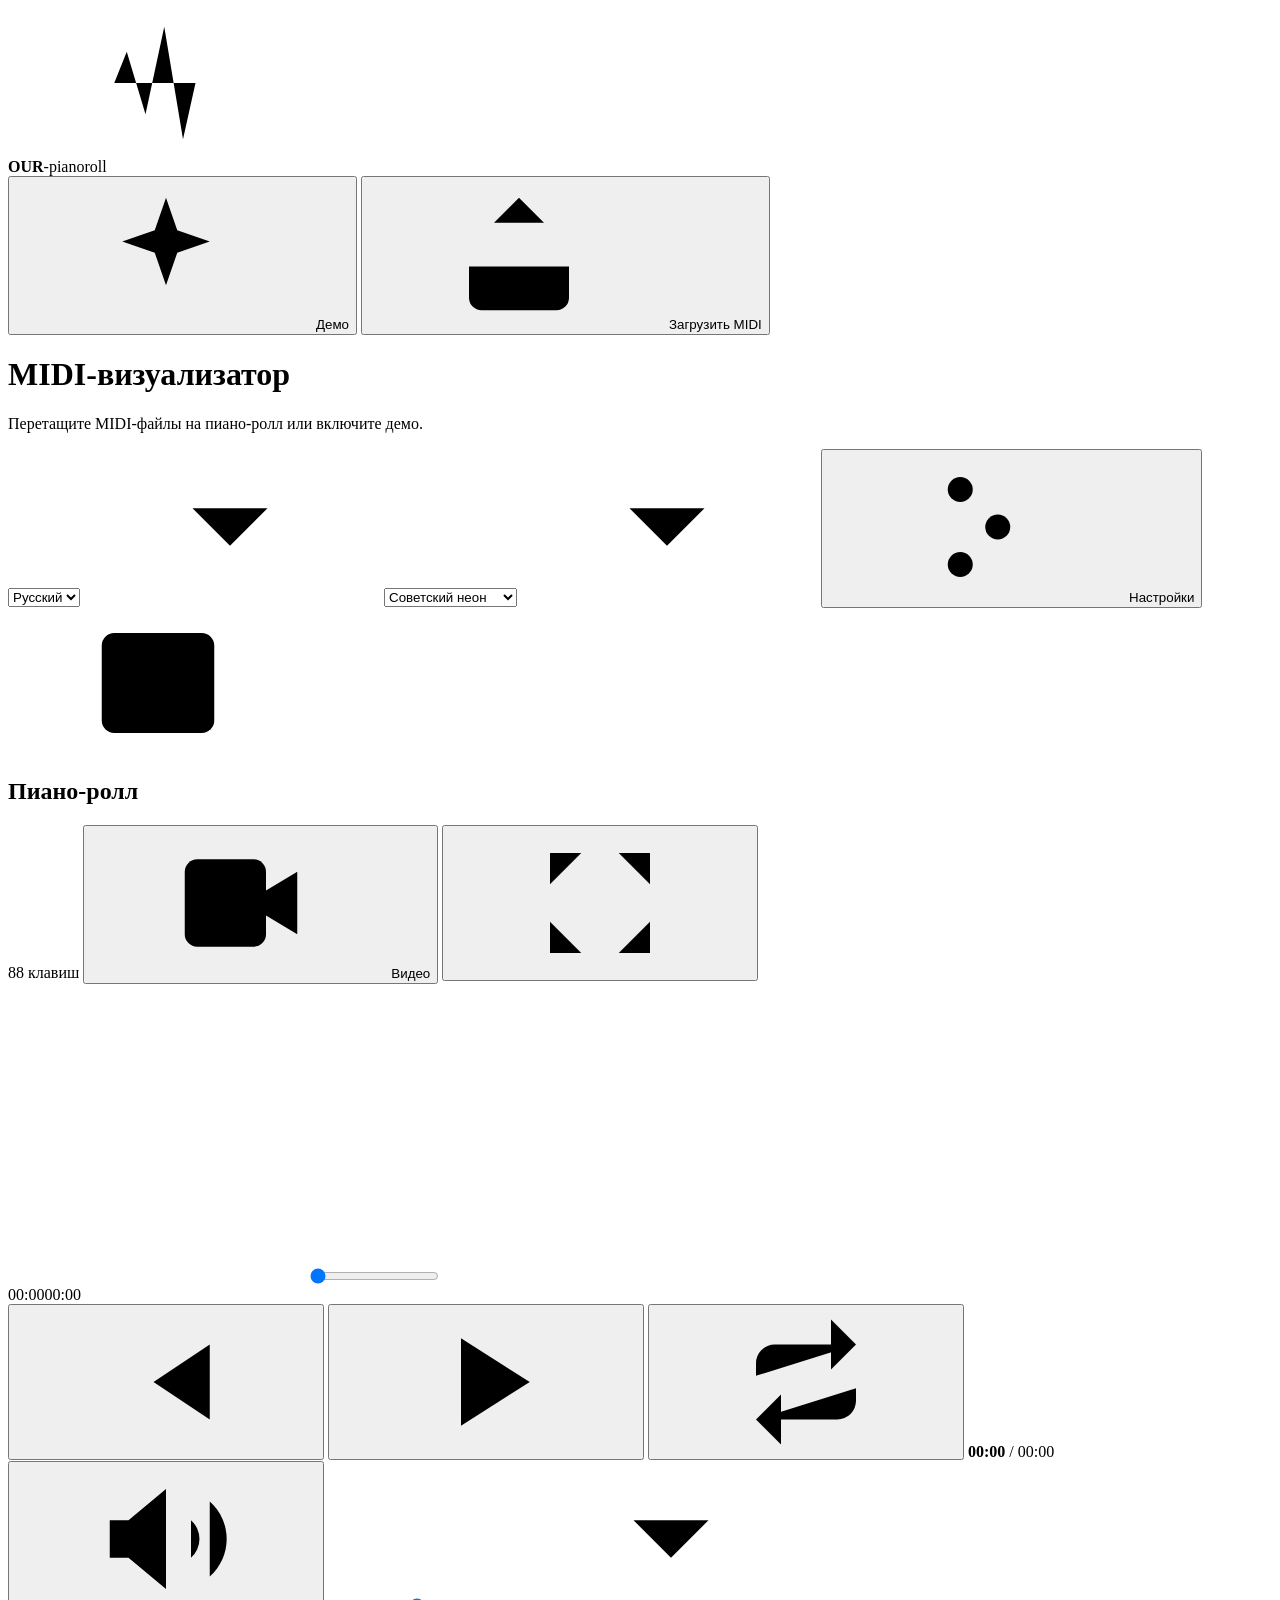
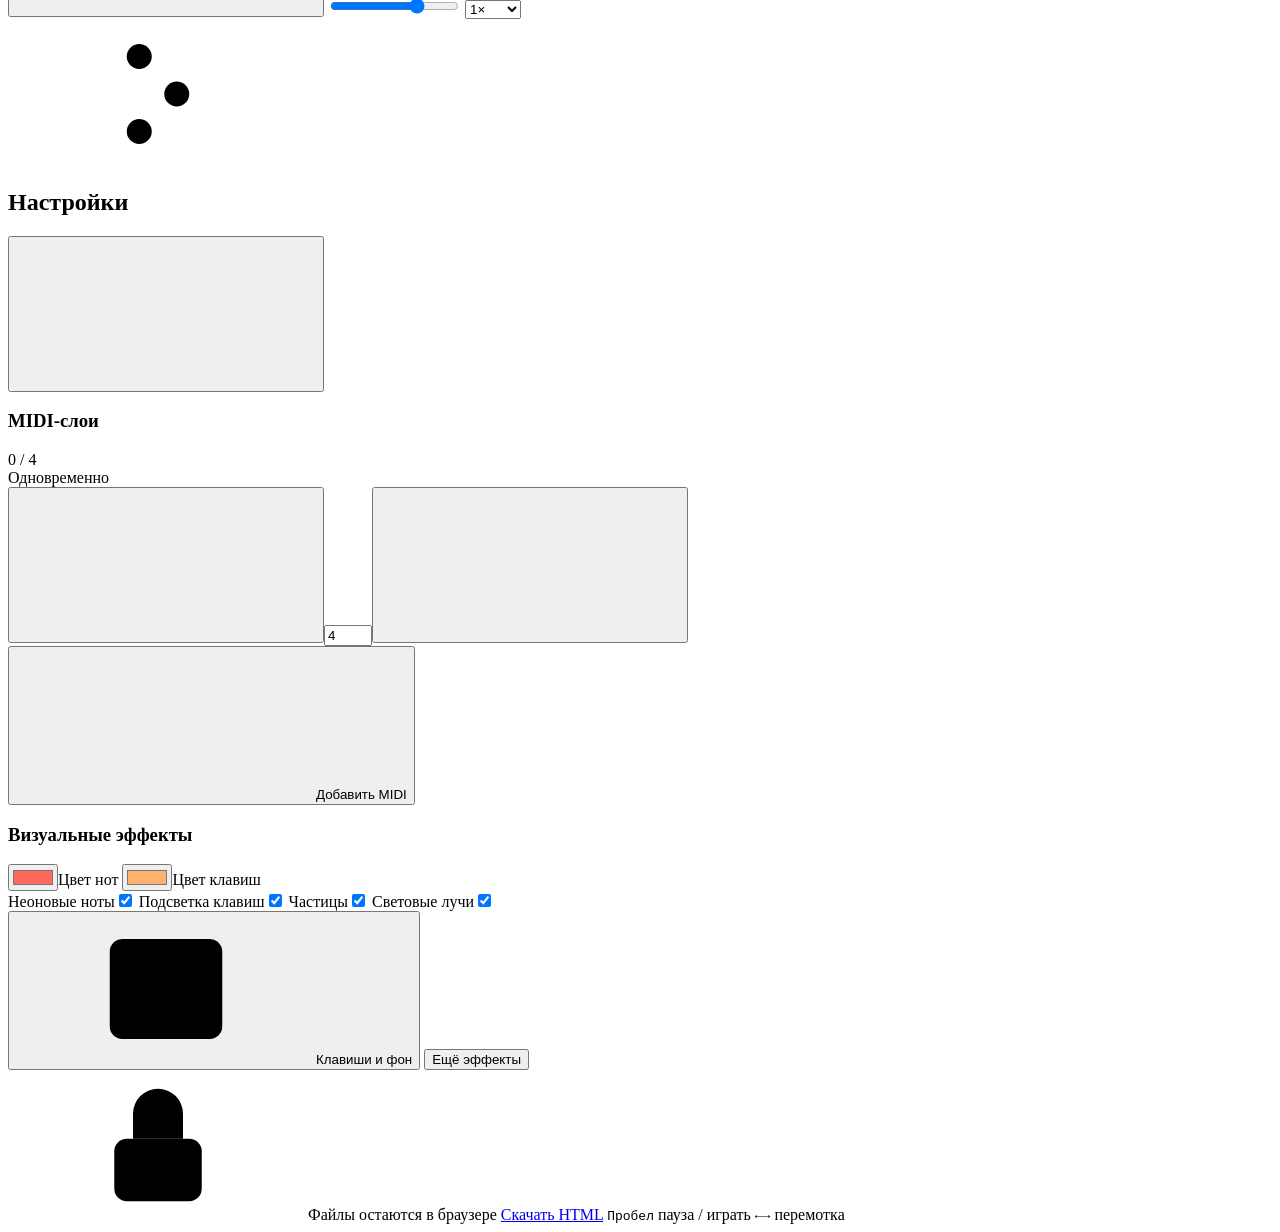
<file: web/src/body.html>
</head>
<body>
<svg xmlns="http://www.w3.org/2000/svg" style="display:none" aria-hidden="true">
<symbol id="i-wave" viewBox="0 0 24 24"><path d="M3 12h2l2-5 3 10 3-14 3 18 2-9h3"/></symbol>
<symbol id="i-demo" viewBox="0 0 24 24"><path d="m12 3 1.8 5.2L19 10l-5.2 1.8L12 17l-1.8-5.2L5 10l5.2-1.8L12 3ZM19 14v6m-3-3h6M5 3v4M3 5h4"/></symbol>
<symbol id="i-upload" viewBox="0 0 24 24"><path d="M12 15V3m-4 4 4-4 4 4M4 14v5a2 2 0 0 0 2 2h12a2 2 0 0 0 2-2v-5"/></symbol>
<symbol id="i-sliders" viewBox="0 0 24 24"><path d="M4 6h3m4 0h9M4 12h9m4 0h3M4 18h3m4 0h9"/><circle cx="9" cy="6" r="2"/><circle cx="15" cy="12" r="2"/><circle cx="9" cy="18" r="2"/></symbol>
<symbol id="i-piano" viewBox="0 0 24 24"><rect x="3" y="4" width="18" height="16" rx="2"/><path d="M9 4v9H6V4m12 0v9h-3V4M8 13v7m8-7v7m-4-16v16"/></symbol>
<symbol id="i-expand" viewBox="0 0 24 24"><path d="M9 4H4v5m11-5h5v5M4 15v5h5m11-5v5h-5"/></symbol>
<symbol id="i-collapse" viewBox="0 0 24 24"><path d="M4 9h5V4m11 5h-5V4M9 20v-5H4m11 5v-5h5"/></symbol>
<symbol id="i-start" viewBox="0 0 24 24"><path d="M5 5v14m14-13-9 6 9 6Z"/></symbol>
<symbol id="i-play" viewBox="0 0 24 24"><path d="m8 5 11 7-11 7Z"/></symbol>
<symbol id="i-pause" viewBox="0 0 24 24"><path d="M7 5h3v14H7zm7 0h3v14h-3z"/></symbol>
<symbol id="i-repeat" viewBox="0 0 24 24"><path d="m16 2 4 4-4 4M4 11V9a3 3 0 0 1 3-3h13m-12 16-4-4 4-4m12-1v2a3 3 0 0 1-3 3H4"/></symbol>
<symbol id="i-volume" viewBox="0 0 24 24"><path d="m12 4-6 5H3v6h3l6 5zM16 9a4 4 0 0 1 0 6m3-9a8 8 0 0 1 0 12"/></symbol>
<symbol id="i-muted" viewBox="0 0 24 24"><path d="m12 4-6 5H3v6h3l6 5zm4 5 5 6m0-6-5 6"/></symbol>
<symbol id="i-chevron" viewBox="0 0 24 24"><path d="m6 9 6 6 6-6"/></symbol>
<symbol id="i-close" viewBox="0 0 24 24"><path d="m6 6 12 12M18 6 6 18"/></symbol>
<symbol id="i-note" viewBox="0 0 24 24"><path d="M9 18V5l11-2v12M9 10l11-2"/><ellipse cx="6" cy="18" rx="3" ry="2"/><ellipse cx="17" cy="15" rx="3" ry="2"/></symbol>
<symbol id="i-colors" viewBox="0 0 24 24"><path d="M3 16a9 9 0 0 1 18 0M6 16a6 6 0 0 1 12 0M9 16a3 3 0 0 1 6 0"/></symbol>
<symbol id="i-image" viewBox="0 0 24 24"><rect x="3" y="4" width="18" height="16" rx="2"/><circle cx="9" cy="9" r="1.5"/><path d="m3 17 5-4 3 2 4-4 6 5"/></symbol>
<symbol id="i-video" viewBox="0 0 24 24"><rect x="3" y="5" width="13" height="14" rx="2"/><path d="m16 10 5-3v10l-5-3"/></symbol>
<symbol id="i-stop" viewBox="0 0 24 24"><rect x="6" y="6" width="12" height="12" rx="1.4" fill="currentColor"/></symbol>
<symbol id="i-download" viewBox="0 0 24 24"><path d="M12 3v12m-4-4 4 4 4-4M4 16v3a2 2 0 0 0 2 2h12a2 2 0 0 0 2-2v-3"/></symbol>
<symbol id="i-plus" viewBox="0 0 24 24"><path d="M12 5v14M5 12h14"/></symbol>
<symbol id="i-minus" viewBox="0 0 24 24"><path d="M5 12h14"/></symbol>
<symbol id="i-lock" viewBox="0 0 24 24"><rect x="5" y="11" width="14" height="10" rx="2"/><path d="M8 11V7a4 4 0 0 1 8 0v4m-4 3v3"/></symbol>
</svg>
<header class="topbar">
  <div class="mast">
    <div class="brand"><div class="logo" aria-hidden="true"><svg class="iconsvg"><use href="#i-wave"/></svg></div><span><strong>OUR</strong>-pianoroll</span></div>
    <div class="top-actions">
      <button class="button ghost" id="demo" type="button"><svg><use href="#i-demo"/></svg><span data-i18n="demo">Демо</span></button>
      <button class="button primary" id="open" type="button"><svg><use href="#i-upload"/></svg><span data-i18n="loadMidi">Загрузить MIDI</span></button>
      <input id="files" type="file" accept=".mid,.midi,.smf,audio/midi,audio/x-midi" multiple hidden>
    </div>
  </div>
</header>
<main class="shell">
  <div class="heading">
    <div><h1 data-i18n="visualizer">MIDI-визуализатор</h1><p data-i18n="intro">Перетащите MIDI-файлы на пиано-ролл или включите демо.</p></div>
    <div class="heading-actions">
      <label class="theme-switch language-switch"><select id="language" aria-label="Язык интерфейса" data-i18n-label="language"><option value="ru" lang="ru">Русский</option><option value="en" lang="en">English</option></select><svg class="iconsvg" aria-hidden="true"><use href="#i-chevron"/></svg></label>
      <label class="theme-switch"><i aria-hidden="true"></i><select id="theme" aria-label="Тема оформления" data-i18n-label="theme"><option value="classic" data-i18n="classicTheme">Фиолетовый неон</option><option value="soviet" selected data-i18n="sovietTheme">Советский неон</option></select><svg class="iconsvg" aria-hidden="true"><use href="#i-chevron"/></svg></label>
      <button class="button settings" id="toggleSettings" type="button" aria-expanded="true" aria-controls="settings" aria-label="Настройки" data-i18n-label="settings"><svg><use href="#i-sliders"/></svg><span class="settings-text" data-i18n="settings">Настройки</span></button>
    </div>
  </div>
  <div class="workbench" id="workbench">
    <div class="workspace">
      <section class="stage" id="stage" aria-labelledby="stage-title">
        <header class="stage-head">
          <div class="stage-title"><svg class="iconsvg"><use href="#i-piano"/></svg><h2 id="stage-title" data-i18n="pianoRoll">Пиано-ролл</h2></div>
          <div class="stage-tools">
            <div class="legend" id="legend" aria-label="Цвета MIDI-файлов" data-i18n-label="layerColors"></div>
            <span class="zoom" id="keyCount">88 клавиш</span>
            <button class="icon-button record-button" id="record" type="button" title="Записать видео со звуком" data-i18n-title="recordVideo" aria-label="Записать видео со звуком" data-i18n-label="recordVideo" aria-pressed="false"><svg><use href="#i-video"/></svg><span id="recordLabel" data-i18n="video">Видео</span></button>
            <button class="icon-button" id="fullscreen" type="button" title="На весь экран" data-i18n-title="fullscreen" aria-label="На весь экран" data-i18n-label="fullscreen"><svg><use href="#i-expand"/></svg></button>
          </div>
        </header>
        <div class="canvas-wrap" id="dropZone">
          <canvas id="roll" aria-label="Падающие MIDI-ноты и клавиши пианино" data-i18n-label="rollLabel"></canvas>
          <p class="empty" id="empty" hidden data-i18n="emptyRoll">Добавьте MIDI-файл, чтобы увидеть ноты.</p>
          <div class="drop" id="dropHint" hidden><svg class="iconsvg"><use href="#i-upload"/></svg><span data-i18n="dropMidi">Отпустите, чтобы добавить MIDI-файлы</span></div>
        </div>
        <div class="recording-result" id="recordingResult" hidden>
          <span role="status" id="recordingStatus"></span>
          <a class="button" id="downloadVideo" download hidden><svg class="iconsvg"><use href="#i-download"/></svg><span data-i18n="downloadVideo">Скачать видео</span></a>
        </div>
      </section>
      <section class="transport" aria-label="Воспроизведение" data-i18n-label="playback">
        <div class="timeline"><canvas id="overview" aria-hidden="true"></canvas><input id="seek" aria-label="Позиция воспроизведения" data-i18n-label="playbackPosition" type="range" min="0" max="10000" value="0"></div>
        <div class="timeline-times"><span id="elapsed">00:00</span><span id="duration">00:00</span></div>
        <div class="transport-controls">
          <div class="transport-side">
            <button class="icon-button" id="rewind" type="button" title="К началу" data-i18n-title="restart" aria-label="К началу" data-i18n-label="restart"><svg><use href="#i-start"/></svg></button>
            <button class="icon-button play-button" id="play" type="button" title="Воспроизвести" data-i18n-title="play" aria-label="Воспроизвести" data-i18n-label="play"><svg><use href="#i-play"/></svg></button>
            <button class="icon-button" id="loop" type="button" title="Повтор" data-i18n-title="repeat" aria-label="Повтор" data-i18n-label="repeat" aria-pressed="false"><svg><use href="#i-repeat"/></svg></button>
            <span class="core-time" aria-hidden="true"><strong id="elapsedCopy">00:00</strong> / <span id="durationCopy">00:00</span></span>
          </div>
          <div class="transport-side">
            <button class="icon-button" id="mute" type="button" title="Выключить звук" data-i18n-title="mute" aria-label="Выключить звук" data-i18n-label="mute"><svg><use href="#i-volume"/></svg></button>
            <input type="range" id="volume" min="0" max="100" value="70" aria-label="Громкость" data-i18n-label="volume">
            <label class="speed-wrap"><select id="speed" aria-label="Скорость" data-i18n-label="speed"><option value=".5" data-i18n="speedHalf">0,5×</option><option value=".75" data-i18n="speedThreeQuarter">0,75×</option><option value="1" selected>1×</option><option value="1.25" data-i18n="speedOneQuarter">1,25×</option><option value="1.5" data-i18n="speedOneHalf">1,5×</option><option value="2">2×</option></select><svg class="iconsvg"><use href="#i-chevron"/></svg></label>
          </div>
        </div>
      </section>
    </div>
    <aside class="side" id="settings" aria-labelledby="settings-title">
      <header class="side-head"><div class="panel-title"><svg class="iconsvg"><use href="#i-sliders"/></svg><h2 id="settings-title" data-i18n="settings">Настройки</h2></div><button class="icon-button" id="closeSettings" type="button" title="Закрыть настройки" data-i18n-title="closeSettings" aria-label="Закрыть настройки" data-i18n-label="closeSettings"><svg><use href="#i-close"/></svg></button></header>
      <section class="side-section">
        <div class="side-section-head"><h3 data-i18n="midiLayers">MIDI-слои</h3><span class="badge" id="trackCount">0 / 4</span></div>
        <div class="limit-row"><label for="limit" data-i18n="simultaneous">Одновременно</label><div class="step">
          <button id="limitDown" type="button" aria-label="Уменьшить лимит" data-i18n-label="lowerLimit"><svg><use href="#i-minus"/></svg></button><input type="number" id="limit" min="1" max="16" value="4" inputmode="numeric"><button id="limitUp" type="button" aria-label="Увеличить лимит" data-i18n-label="raiseLimit"><svg><use href="#i-plus"/></svg></button>
        </div></div>
        <div id="tracks" class="track-list"></div>
        <button class="button add" id="add" type="button"><svg><use href="#i-plus"/></svg><span data-i18n="addMidi">Добавить MIDI</span></button>
      </section>
      <section class="side-section">
        <div class="side-section-head effects-head"><h3 data-i18n="visualEffects">Визуальные эффекты</h3></div>
        <div class="color-grid">
          <label class="color-label"><input class="color-pick" id="noteColor" type="color" value="#ff685d"><span data-i18n="noteColor">Цвет нот</span></label>
          <label class="color-label"><input class="color-pick" id="keyColor" type="color" value="#ffb16d"><span data-i18n="keyColor">Цвет клавиш</span></label>
        </div>
        <label class="effect-row"><span data-i18n="neonNotes">Неоновые ноты</span><input class="switch" type="checkbox" data-effect="glow" checked></label>
        <label class="effect-row"><span data-i18n="keyGlow">Подсветка клавиш</span><input class="switch" type="checkbox" data-effect="keys" checked></label>
        <label class="effect-row"><span data-i18n="particles">Частицы</span><input class="switch" type="checkbox" data-effect="particles" checked></label>
        <label class="effect-row"><span data-i18n="beams">Световые лучи</span><input class="switch" type="checkbox" data-effect="beams" checked></label>
        <div class="appearance-actions">
          <button class="button appearance-button" id="appearance" type="button"><svg><use href="#i-image"/></svg><span data-i18n="keysBackground">Клавиши и фон</span></button>
          <button class="more" id="more" type="button" data-i18n="moreEffects">Ещё эффекты</button>
        </div>
      </section>
    </aside>
  </div>
  <div class="notice" id="notice" role="status" hidden></div>
  <footer class="bottom">
    <span><svg class="iconsvg"><use href="#i-lock"/></svg><span data-i18n="localFiles">Файлы остаются в браузере</span></span>
    <a id="download" href="index.html" download="our-pianoroll.html" data-i18n="downloadHtml">Скачать HTML</a>
    <span class="shortcut"><kbd data-i18n="space">Пробел</kbd> <span data-i18n="playPause">пауза / играть</span> <kbd>←</kbd><kbd>→</kbd> <span data-i18n="seek">перемотка</span></span>
  </footer>
</main>
<dialog class="dialog" id="effectDialog" aria-labelledby="dialog-title">
  <div class="dialog-header"><h2 id="dialog-title" data-i18n="extraEffects">Дополнительные эффекты</h2><button class="icon-button" id="closeDialog" type="button" title="Закрыть" data-i18n-title="close" aria-label="Закрыть" data-i18n-label="close"><svg><use href="#i-close"/></svg></button></div>
  <label class="effect-row"><span data-i18n="ambient">Фоновое сияние</span><input class="switch" type="checkbox" data-effect="ambient" checked></label>
  <label class="effect-row"><span data-i18n="strikeRipples">Вспышки на линии удара</span><input class="switch" type="checkbox" data-effect="ripples" checked></label>
  <label class="effect-row"><span data-i18n="horizontalBands">Горизонтальные полосы</span><input class="switch" type="checkbox" data-effect="bands" checked></label>
  <label class="effect-row"><span data-i18n="verticalLanes">Вертикальные дорожки</span><input class="switch" type="checkbox" data-effect="lanes" checked></label>
  <label class="effect-row"><span data-i18n="strikeLine">Линия попадания нот</span><input class="switch" type="checkbox" data-effect="strikeLine" checked></label>
  <label class="effect-row"><span data-i18n="noteFill">Заливка нот</span><select id="noteFill">
    <option value="translucent" data-i18n="fillTranslucent">Полупрозрачная</option><option value="solid" data-i18n="fillSolid">Сплошная</option><option value="outline" data-i18n="fillOutline">Только контур</option><option value="gradient" data-i18n="fillGradient">Плотный градиент</option>
  </select></label>
  <label class="effect-row"><span data-i18n="noteRoundness">Скругление нот</span><span class="effect-range"><input id="noteRoundness" type="range" min="0" max="100" value="50" aria-label="Скругление нот" data-i18n-label="noteRoundness"><output id="roundnessValue" for="noteRoundness">50%</output></span></label>
  <label class="effect-row"><span data-i18n="layerKeyColors">Цвета слоёв на клавишах</span><input class="switch" type="checkbox" data-effect="layerKeys"></label>
  <label class="effect-row"><span data-i18n="noteHorizon">Горизонт нот</span><select id="horizon"><option value="2.5" data-i18n="shortHorizon">2,5 с</option><option value="4.5" selected data-i18n="normalHorizon">4,5 с</option><option value="7" data-i18n="longHorizon">7 с</option></select></label>
  <button class="reset" id="reset" type="button" data-i18n="resetAppearance">Сбросить оформление</button>
</dialog>
<dialog class="dialog" id="noteDialog" aria-labelledby="note-dialog-title">
  <div class="dialog-header"><h2 id="note-dialog-title" data-i18n="noteColors">Цвета нот</h2><button class="icon-button" id="closeNoteDialog" type="button" title="Закрыть" data-i18n-title="close" aria-label="Закрыть" data-i18n-label="close"><svg><use href="#i-close"/></svg></button></div>
  <p class="dialog-meta" id="noteLayerName"></p>
  <label class="effect-row"><span data-i18n="noteColorMode">Раскраска нот</span><select id="noteMode">
    <option value="solid" data-i18n="colorSingle">Один цвет</option><option value="pitch" data-i18n="colorByPitch">По названию ноты</option><option value="octave" data-i18n="colorByOctave">По октавам</option><option value="rainbow" data-i18n="colorRainbow">Радуга по порядку</option>
  </select></label>
  <div class="note-swatches" id="noteSwatches" aria-hidden="true"></div>
</dialog>
<dialog class="dialog appearance-dialog" id="appearanceDialog" aria-labelledby="appearance-title">
  <div class="dialog-header"><h2 id="appearance-title" data-i18n="keysBackground">Клавиши и фон</h2><button class="icon-button" id="closeAppearance" type="button" title="Закрыть" data-i18n-title="close" aria-label="Закрыть" data-i18n-label="close"><svg><use href="#i-close"/></svg></button></div>
  <label class="effect-row"><span data-i18n="keyStyle">Стиль клавиш</span><select id="keyStyle">
    <option value="theme" data-i18n="matchTheme">По теме</option>
    <option value="piano" data-i18n="pianoKeys">Классическое пианино</option><option value="glass" data-i18n="glassKeys">Прозрачные</option><option value="neon" data-i18n="neonKeys">Неоновый контур</option><option value="matte" data-i18n="matteKeys">Матовый графит</option>
    <option value="square" data-i18n="squareKeys">Квадратные силуэты</option><option value="gold" data-i18n="goldKeys">Золотые</option><option value="spectrum" data-i18n="rainbowKeys">Разноцветные</option><option value="ice" data-i18n="iceKeys">Лёд</option><option value="inverted" data-i18n="invertedKeys">Инверсия</option>
  </select></label>
  <label class="effect-row"><span data-i18n="keyRange">Диапазон клавиш</span><select id="range"><option value="88" data-i18n="standardKeys">88 клавиш</option><option value="128" data-i18n="fullKeys">128 MIDI-нот</option><option value="0" data-i18n="customKeyRange">Свой диапазон</option></select></label>
  <div id="customRangeFields" hidden>
    <label class="effect-row"><span data-i18n="firstKey">Первая нота</span><select id="firstKey"></select></label>
    <label class="effect-row"><span data-i18n="lastKey">Последняя нота</span><select id="lastKey"></select></label>
    <label class="effect-row"><span data-i18n="keyQuantity">Количество клавиш</span><input id="visibleKeys" type="number" min="1" max="128" step="1"></label>
  </div>
  <fieldset class="background-field">
    <legend data-i18n="rollBackground">Фон пиано-ролла</legend>
    <div class="background-options" id="backgroundOptions">
      <label class="background-option"><input type="radio" name="background" value="theme" checked><span class="background-thumb theme-thumb"></span><span data-i18n="matchTheme">По теме</span></label>
      <label class="background-option"><input type="radio" name="background" value="aurora"><span class="background-thumb aurora"></span><span data-i18n="aurora">Сияние</span></label>
      <label class="background-option"><input type="radio" name="background" value="black"><span class="background-thumb black"></span><span data-i18n="black">Чёрный</span></label>
      <label class="background-option"><input type="radio" name="background" value="orbit"><span class="background-thumb orbit"></span><span data-i18n="orbit">Орбита</span></label>
      <label class="background-option"><input type="radio" name="background" value="ocean"><span class="background-thumb ocean"></span><span data-i18n="ocean">Глубина</span></label>
      <label class="background-option"><input type="radio" name="background" value="sunset"><span class="background-thumb sunset"></span><span data-i18n="sunset">Закат</span></label>
      <label class="background-option" id="customBackgroundOption" hidden><input type="radio" name="background" value="custom"><span class="background-thumb custom" id="customBackgroundThumb"></span><span data-i18n="customBackground">Свой фон</span></label>
    </div>
  </fieldset>
  <div class="background-upload">
    <button class="button" id="uploadBackground" type="button"><svg><use href="#i-upload"/></svg><span data-i18n="uploadImage">Загрузить изображение</span></button>
    <input id="backgroundFile" type="file" accept="image/*" hidden>
    <span class="dialog-meta" id="backgroundName" hidden></span>
  </div>
  <label class="effect-row" id="backgroundShadeRow" hidden><span data-i18n="backgroundShade">Затемнение фото</span><input id="backgroundShade" type="range" min="0" max="85" value="28"></label>
  <p class="dialog-meta background-status" id="backgroundStatus" role="status" hidden></p>
</dialog>
</file>
